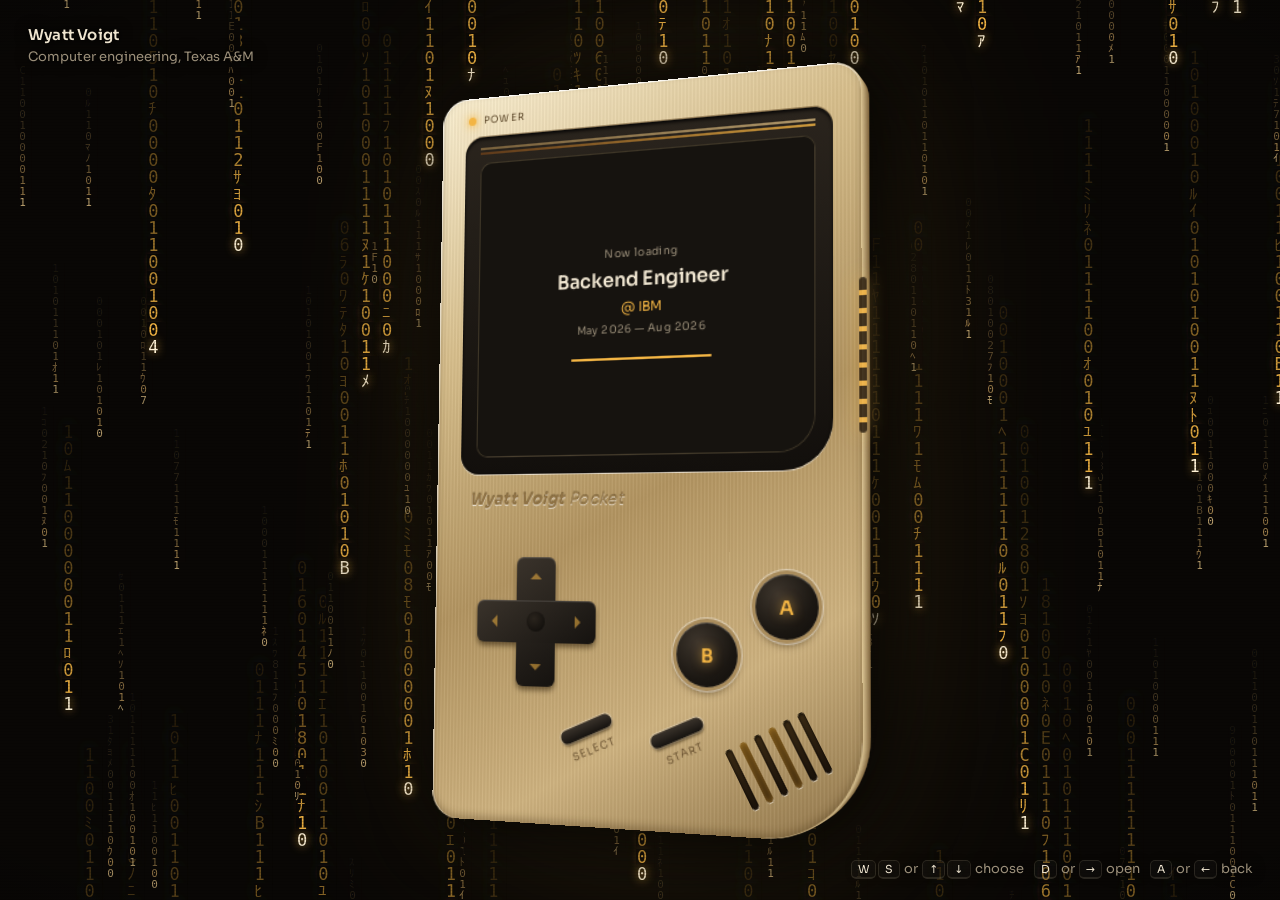
<file: index.html>
<!doctype html>
<html lang="en">
<head>
<meta charset="utf-8">
<meta name="viewport" content="width=device-width, initial-scale=1">
<title>Wyatt Voigt</title>
<meta name="description" content="Wyatt Voigt — Computer Engineering at Texas A&M, class of 2027.">
<link rel="preconnect" href="https://fonts.googleapis.com">
<link rel="preconnect" href="https://fonts.gstatic.com" crossorigin>
<link href="https://fonts.googleapis.com/css2?family=Sora:wght@300;400;600;700&display=swap" rel="stylesheet">
<style>
  :root {
    --umber: #120d09;
    --umber-2: #241a12;
    --gold-hi: #f6e9c8;
    --gold: #cdb07a;
    --gold-lo: #8b6f43;
    --glass: #16130f;
    --panel: #1f1b16;
    --line: rgba(240, 223, 184, 0.12);
    --amber: #f3b544;
    --text: #efe5d0;
    --muted: #9b8f7a;
  }
  * { box-sizing: border-box; }
  html, body {
    margin: 0;
    height: 100%;
    overflow: hidden;
    background: var(--umber);
    color: var(--text);
    font-family: 'Sora', system-ui, sans-serif;
  }
  #rain { position: fixed; inset: 0; width: 100%; height: 100%; display: block; }
  /* CRT scanlines + vignette over the rain, keeps the device the brightest thing on screen */
  .crt {
    position: fixed; inset: 0; z-index: 0; pointer-events: none;
    background:
      repeating-linear-gradient(180deg, rgba(0,0,0,0) 0 2px, rgba(0,0,0,0.14) 2px 3px),
      radial-gradient(45% 50% at 50% 50%, rgba(10,7,5,0.45) 0%, rgba(10,7,5,0) 70%),
      radial-gradient(130% 100% at 50% 50%, rgba(0,0,0,0) 55%, rgba(0,0,0,0.75) 100%);
  }

  .corner {
    position: fixed;
    z-index: 2;
    font-size: 13px;
    color: var(--muted);
    line-height: 1.5;
    text-shadow: 0 0 6px #000, 0 0 14px #000;
  }
  .corner.tl { top: 24px; left: 28px; }
  .corner.tl strong { display: block; color: var(--text); font-weight: 600; font-size: 15px; letter-spacing: 0.2px; }
  .corner.br { bottom: 22px; right: 28px; text-align: right; }
  kbd {
    font-family: inherit;
    font-size: 11px;
    color: var(--text);
    border: 1px solid var(--line);
    border-bottom-width: 2px;
    border-radius: 5px;
    padding: 1px 6px;
    margin: 0 1px;
    background: rgba(255, 255, 255, 0.03);
  }

  .stage {
    position: fixed;
    inset: 0;
    display: grid;
    place-items: center;
    perspective: 1300px;
    z-index: 1;
  }
  /* held like a book: upright, swung on its vertical axis so the right edge comes toward you
     and the shell's thickness shows down that side */
  .tilt {
    position: relative;
    transform-style: preserve-3d;
    transform: scale(var(--s, 1)) rotateY(var(--ry, -20deg)) rotateX(var(--rx, 4deg)) rotateZ(var(--rz, -1deg));
    transition: transform 600ms cubic-bezier(.2,.7,.2,1), opacity 400ms ease;
  }

  /* ---------- the device ---------- */
  .device {
    position: relative;
    width: 360px;
    height: 600px;
    border-radius: 22px 22px 78px 22px;
    transform-style: preserve-3d;
    background:
      repeating-linear-gradient(90deg, rgba(255,255,255,0.05) 0 1px, rgba(0,0,0,0.04) 1px 3px),
      linear-gradient(150deg, #fbf0d2 0%, #d8bf8c 28%, #b39561 55%, #cfb380 78%, #8f7448 100%);
    box-shadow:
      inset 0 1px 0 rgba(255,255,255,0.85),
      inset 1px 0 0 rgba(255,255,255,0.5),
      inset 0 -3px 6px rgba(70,50,20,0.35);
  }
  /* real extrusion: stacked copies of the shell behind the face, built in JS */
  .slab {
    position: absolute; left: 0; top: 0;
    width: 360px; height: 600px;
    border-radius: 22px 22px 78px 22px;
    pointer-events: none;
  }
  .slab.floor {
    box-shadow: 0 0 60px 10px rgba(0,0,0,0.85), 0 0 160px rgba(243,181,68,0.18);
  }
  /* controls float a few px off the shell so they parallax against it */
  .device .dpad, .device .ab, .device .pills { transform: translateZ(7px); }
  .device .bezel { transform: translateZ(1px); }

  .power {
    position: absolute; top: 14px; left: 24px;
    display: flex; align-items: center; gap: 7px;
    font-size: 8.5px; letter-spacing: 1.2px; color: #5c4729;
  }
  .power i {
    width: 7px; height: 7px; border-radius: 50%;
    background: var(--amber);
    box-shadow: 0 0 6px var(--amber), 0 0 14px rgba(243,181,68,0.7);
  }

  .bezel {
    position: absolute;
    top: 34px; left: 22px; right: 22px;
    height: 284px;
    border-radius: 16px 16px 40px 16px;
    background: linear-gradient(180deg, #2a241d, #120f0c);
    padding: 22px 14px 14px;
    box-shadow:
      inset 0 2px 3px rgba(0,0,0,0.8),
      0 1px 0 rgba(255,255,255,0.6),
      0 -1px 0 rgba(90,65,30,0.5);
  }
  /* the classic twin stripe across the top of the bezel */
  .bezel::before {
    content: "";
    position: absolute; top: 9px; left: 14px; right: 14px; height: 6px;
    background:
      linear-gradient(90deg, #8b6f43, #cdb07a) 0 0 / 100% 2px no-repeat,
      linear-gradient(90deg, #6b3f1a, var(--amber)) 0 4px / 100% 2px no-repeat;
    opacity: 0.8;
  }
  .batt { display: flex; align-items: center; gap: 2px; }
  .batt i { width: 4px; height: 8px; border-radius: 1px; background: var(--amber); box-shadow: 0 0 4px rgba(243,181,68,0.6); }
  .batt i:last-child { background: rgba(240,223,184,0.15); box-shadow: none; }
  .screen {
    position: relative;
    height: 100%;
    border-radius: 10px 10px 30px 10px;
    background: radial-gradient(120% 80% at 20% 0%, #26211b 0%, var(--glass) 60%);
    border: 1px solid rgba(205,176,122,0.22);
    overflow: hidden;
    padding: 12px 13px 10px;
    display: flex;
    flex-direction: column;
  }
  .screen::after {
    content: "";
    position: absolute; inset: 0;
    background: linear-gradient(115deg, rgba(255,255,255,0.07) 0%, rgba(255,255,255,0) 32%);
    pointer-events: none;
  }

  .scr-head { display: flex; justify-content: space-between; align-items: flex-start; gap: 8px; }
  .scr-title { font-size: 17px; font-weight: 600; letter-spacing: 0.1px; line-height: 1.1; }
  .scr-sub { font-size: 9.5px; color: var(--muted); margin-top: 3px; }
  .pill {
    display: inline-flex; align-items: center; gap: 5px;
    font-size: 9px; color: var(--text);
    border: 1px solid rgba(243,181,68,0.35);
    border-radius: 6px;
    padding: 3px 7px;
    background: rgba(243,181,68,0.06);
    white-space: nowrap;
  }
  .pill i { width: 5px; height: 5px; border-radius: 50%; background: var(--amber); box-shadow: 0 0 6px var(--amber); animation: pulse 2.4s ease-in-out infinite; }
  @keyframes pulse { 50% { opacity: 0.35; } }

  .scr-body { flex: 1; display: grid; grid-template-columns: 1fr 104px; gap: 9px; margin-top: 10px; min-height: 0; }
  .menu {
    list-style: none; margin: 0; padding: 4px;
    background: var(--panel);
    border: 1px solid var(--line);
    border-radius: 8px;
  }
  .menu li {
    position: relative;
    display: flex; align-items: center; justify-content: space-between;
    font-size: 11px;
    height: 20px;
    padding: 0 8px;
    border-radius: 5px;
    color: var(--muted);
    cursor: pointer;
  }
  .menu li .ext { font-size: 9px; opacity: 0.6; }
  .menu li.sel { color: var(--text); background: rgba(243,181,68,0.1); }
  .menu li.sel::before {
    content: ""; position: absolute; left: 0; top: 5px; bottom: 5px; width: 2px;
    background: var(--amber); border-radius: 2px; box-shadow: 0 0 6px var(--amber);
  }

  .stat {
    background: var(--panel);
    border: 1px solid var(--line);
    border-radius: 8px;
    padding: 8px 8px 7px;
    display: flex; flex-direction: column; align-items: center;
    text-align: center;
  }
  .stat-label { font-size: 8.5px; color: var(--muted); align-self: flex-start; }
  .ring { position: relative; width: 66px; height: 66px; margin: 6px 0 4px; }
  .ring svg { width: 100%; height: 100%; transform: rotate(-90deg); }
  .ring .num { position: absolute; inset: 0; display: grid; place-items: center; font-size: 15px; font-weight: 600; }
  .stat-foot { font-size: 8.5px; color: var(--muted); line-height: 1.4; }
  .stat-foot b { color: var(--text); font-weight: 600; display: block; }
  .spark { width: 100%; height: 22px; margin-top: 6px; }

  .scr-hint {
    margin-top: 8px;
    display: flex; align-items: center; gap: 6px;
    font-size: 9px; color: var(--muted);
    border-top: 1px solid var(--line);
    padding-top: 6px;
    min-height: 20px;
  }
  .scr-hint svg { flex: none; }

  /* boot */
  .boot {
    position: absolute; inset: 0; z-index: 3;
    background: var(--glass);
    display: flex; flex-direction: column; align-items: center; justify-content: center;
    gap: 5px;
    animation: flicker 900ms steps(1, end) forwards;
    cursor: pointer;
  }
  .boot.hide { animation: none; opacity: 0; transition: opacity 400ms ease-in; pointer-events: none; }
  .boot .b1 { font-size: 9px; color: var(--muted); letter-spacing: 0.4px; }
  .boot .b2 { font-size: 16px; font-weight: 600; }
  .boot .b3 { font-size: 11px; color: var(--amber); }
  .boot .bar { width: 120px; height: 2px; background: var(--line); border-radius: 2px; margin-top: 12px; overflow: hidden; }
  .boot .bar i { display: block; height: 100%; width: 0; background: var(--amber); box-shadow: 0 0 8px var(--amber); animation: load 1.5s ease-out forwards; }
  @keyframes load { to { width: 100%; } }
  @keyframes flicker {
    0% { opacity: 0; } 8% { opacity: 0.6; } 16% { opacity: 0.05; }
    24% { opacity: 0.8; } 32% { opacity: 0.15; } 45%, 100% { opacity: 1; }
  }
  .flash { position: absolute; inset: 0; z-index: 4; background: #fff2d6; opacity: 0; pointer-events: none; }

  /* engraved wordmark */
  .mark {
    position: absolute; top: 330px; left: 30px;
    font-size: 13px; font-weight: 700; font-style: italic; letter-spacing: 0.4px;
    color: #8f7244;
    text-shadow: 0 1px 0 rgba(255,255,255,0.65), 0 -1px 0 rgba(70,50,20,0.45);
  }
  .mark span { font-weight: 300; }

  /* controls */
  .dpad { position: absolute; left: 42px; top: 386px; width: 104px; height: 104px; }
  .dpad .cross {
    position: absolute; inset: 0;
    filter: drop-shadow(0 3px 2px rgba(40,25,5,0.55));
    transition: transform 80ms ease-out;
    will-change: transform; /* keep its layer alive so a tap doesn't rebuild the 3D scene */
  }
  .dpad .cross::before, .dpad .cross::after {
    content: ""; position: absolute;
    background: linear-gradient(145deg, #3a332b, #15120f);
    border-radius: 6px;
    box-shadow: inset 0 1px 0 rgba(255,255,255,0.12);
  }
  .dpad .cross::before { left: 35px; width: 34px; top: 0; height: 104px; }
  .dpad .cross::after { top: 35px; height: 34px; left: 0; width: 104px; }
  .dpad .hub { position: absolute; left: 44px; top: 44px; width: 16px; height: 16px; border-radius: 50%; background: radial-gradient(circle at 40% 35%, #2a241d, #0c0a08); z-index: 1; }
  .dpad .arrow { position: absolute; z-index: 1; width: 0; height: 0; border: 5px solid transparent; pointer-events: none; }
  .dpad .arrow.u { left: 47px; top: 8px; border-bottom-color: rgba(243,181,68,0.55); }
  .dpad .arrow.d { left: 47px; bottom: 8px; border-top-color: rgba(243,181,68,0.55); }
  .dpad .arrow.l { top: 47px; left: 8px; border-right-color: rgba(240,223,184,0.2); }
  .dpad .arrow.r { top: 47px; right: 8px; border-left-color: rgba(240,223,184,0.2); }
  .dpad button { position: absolute; left: 35px; width: 34px; height: 36px; z-index: 2; }
  .dpad button.up { top: 0; }
  .dpad button.down { bottom: 0; }
  .dpad button.left, .dpad button.right { top: 35px; width: 36px; height: 34px; }
  .dpad button.left { left: 0; }
  .dpad button.right { left: auto; right: 0; }
  .dpad .arrow.l { border-right-color: rgba(243,181,68,0.55); }
  .dpad .arrow.r { border-left-color: rgba(243,181,68,0.55); }
  /* 2D-only press: a nested perspective() inside the device's preserve-3d context makes
     iOS Safari re-flatten the whole Gameboy for a frame, so the cross just rocks a few px */
  .dpad.press-up .cross { transform: translateY(2px) scale(0.985); }
  .dpad.press-down .cross { transform: translateY(-2px) scale(0.985); }
  .dpad.press-left .cross { transform: translateX(2px) scale(0.985); }
  .dpad.press-right .cross { transform: translateX(-2px) scale(0.985); }

  button.hit {
    background: transparent; border: 0; padding: 0; margin: 0;
    cursor: pointer; color: inherit; font: inherit;
    -webkit-tap-highlight-color: transparent;
    touch-action: manipulation;          /* no double-tap zoom on quick presses */
    -webkit-touch-callout: none;
    -webkit-user-select: none; user-select: none;
  }
  button.hit:focus-visible { outline: 2px solid var(--amber); outline-offset: 3px; border-radius: 50%; }

  .ab { position: absolute; display: flex; flex-direction: column; align-items: center; gap: 7px; }
  .ab.b { left: 214px; top: 436px; }
  .ab.a { left: 278px; top: 398px; }
  .cap {
    width: 50px; height: 50px; border-radius: 50%;
    display: grid; place-items: center;
    background: radial-gradient(circle at 35% 30%, #3d352c 0%, #1b1712 60%, #0f0c0a 100%);
    box-shadow:
      0 0 0 3px #a98c5c,
      0 0 0 4px rgba(255,255,255,0.45),
      0 4px 6px rgba(40,25,5,0.6),
      inset 0 1px 0 rgba(255,255,255,0.15);
    color: var(--amber);
    font-size: 15px; font-weight: 600;
    text-shadow: 0 0 8px rgba(243,181,68,0.7);
    transition: transform 80ms ease-out, box-shadow 80ms ease-out;
  }
  .hit:active .cap { transform: translateY(2px) scale(0.96); }
  .ab .lbl, .pills .lbl { font-size: 8.5px; letter-spacing: 1px; color: #6f5735; }

  .pills { position: absolute; top: 516px; left: 0; right: 0; display: flex; justify-content: center; gap: 30px; transform: translateX(-12px); }
  .pills .p { display: flex; flex-direction: column; align-items: center; gap: 6px; transform: rotate(-24deg); }
  .pills .bar {
    width: 46px; height: 11px; border-radius: 6px;
    background: linear-gradient(180deg, #3a332b, #15120f);
    box-shadow: 0 2px 2px rgba(40,25,5,0.5), 0 0 0 1px rgba(255,255,255,0.3);
    transition: transform 80ms ease-out;
  }
  .hit:active .bar { transform: translateY(1px); }

  .vents { position: absolute; right: 30px; bottom: 34px; display: flex; gap: 7px; transform: rotate(-28deg); }
  .vents i {
    width: 6px; height: 50px; border-radius: 3px;
    background: linear-gradient(180deg, #3a2a14, #1a120a);
    box-shadow: inset 0 1px 2px rgba(0,0,0,0.8), 0 1px 0 rgba(255,255,255,0.5);
  }
  .vents i:nth-child(2), .vents i:nth-child(4) {
    background: linear-gradient(180deg, #5a3d10, #2a1a08);
    box-shadow: inset 0 0 6px rgba(243,181,68,0.5), 0 1px 0 rgba(255,255,255,0.5);
  }

  .port { position: absolute; right: -4px; top: 170px; width: 6px; height: 120px; border-radius: 3px;
    background: repeating-linear-gradient(180deg, #2a1d0e 0 10px, var(--amber) 10px 14px);
    box-shadow: 0 0 14px rgba(243,181,68,0.55); opacity: 0.85; }

  /* detail overlay */
  #detailContainer {
    position: fixed; z-index: 10; overflow: hidden;
    opacity: 0; pointer-events: none;
    transition: left 500ms ease, top 500ms ease, width 500ms ease, height 500ms ease, opacity 250ms ease, border-radius 500ms ease;
    background: var(--umber);
    border-radius: 10px;
  }
  #detailFrame { position: absolute; inset: 0; width: 100%; height: 100%; border: none; }

  @media (max-width: 640px) {
    .corner.br { display: none; }
    .corner.tl { top: 16px; left: 16px; }
  }
  @media (prefers-reduced-motion: reduce) {
    .tilt, #detailContainer { transition: none !important; }
    .boot, .pill i, .boot .bar i { animation: none !important; }
    .boot .bar i { width: 100%; }
  }
</style>
</head>
<body>
<canvas id="rain" aria-hidden="true"></canvas>
<div class="crt" aria-hidden="true"></div>

<div class="corner tl">
  <strong>Wyatt Voigt</strong>
  Computer engineering, Texas A&amp;M
</div>
<div class="corner br">
  <kbd>W</kbd><kbd>S</kbd> or <kbd>&uarr;</kbd><kbd>&darr;</kbd> choose &nbsp;
  <kbd>D</kbd> or <kbd>&rarr;</kbd> open &nbsp;
  <kbd>A</kbd> or <kbd>&larr;</kbd> back
</div>

<main class="stage">
  <div class="tilt" id="tilt">
    <div class="device" id="device">
      <div class="power"><i></i>POWER</div>

      <div class="bezel">
        <div class="screen" id="screenRect">
          <div class="scr-head">
            <div>
              <div class="scr-title">Wyatt Voigt</div>
              <div class="scr-sub">Computer Engineering, TAMU</div>
            </div>
            <span class="batt" aria-hidden="true"><i></i><i></i><i></i><i></i></span>
          </div>

          <div class="scr-body">
            <ul class="menu" id="menu" role="listbox" aria-label="Sections"></ul>
            <div class="stat">
              <span class="stat-label">Degree progress</span>
              <div class="ring">
                <svg viewBox="0 0 66 66" aria-hidden="true">
                  <circle cx="33" cy="33" r="27" fill="none" stroke="rgba(240,223,184,0.1)" stroke-width="6"/>
                  <circle id="ringArc" cx="33" cy="33" r="27" fill="none" stroke="#f3b544" stroke-width="6" stroke-linecap="round"
                          stroke-dasharray="169.6" stroke-dashoffset="169.6" style="filter: drop-shadow(0 0 3px rgba(243,181,68,.6)); transition: stroke-dashoffset 1.4s cubic-bezier(.2,.7,.2,1) .6s"/>
                </svg>
                <div class="num" id="ringNum">0%</div>
              </div>
              <div class="stat-foot"><b id="lastRole"></b><span id="lastCo"></span></div>
              <svg class="spark" viewBox="0 0 88 22" preserveAspectRatio="none" aria-hidden="true">
                <polyline id="spark" fill="none" stroke="#f3b544" stroke-width="1.2" stroke-linejoin="round" points=""/>
              </svg>
            </div>
          </div>

          <div class="scr-hint">
            <svg width="10" height="10" viewBox="0 0 10 10" aria-hidden="true"><path d="M5 0.8 9.4 9H0.6Z" fill="none" stroke="#f3b544" stroke-width="1.2" stroke-linejoin="round"/></svg>
            <span id="hint"></span>
          </div>

          <div class="boot" id="bootView">
            <span class="b1">Now loading</span>
            <span class="b2" id="bootRole"></span>
            <span class="b3" id="bootCompany"></span>
            <span class="b1" id="bootPeriod"></span>
            <span class="bar"><i></i></span>
          </div>
          <div class="flash" id="flashOverlay"></div>
        </div>
      </div>

      <div class="mark">Wyatt Voigt <span>Pocket</span></div>

      <div class="dpad" id="dpad">
        <div class="cross"></div>
        <div class="hub"></div>
        <span class="arrow u"></span><span class="arrow d"></span><span class="arrow l"></span><span class="arrow r"></span>
        <button class="hit up" data-dir="up" aria-label="Previous item"></button>
        <button class="hit down" data-dir="down" aria-label="Next item"></button>
        <button class="hit left" data-dir="left" aria-label="Go back"></button>
        <button class="hit right" data-dir="right" aria-label="Open selected"></button>
      </div>

      <button class="hit ab b" id="btnB" aria-label="B: go back"><span class="cap">B</span></button>
      <button class="hit ab a" id="btnA" aria-label="A: open selected"><span class="cap">A</span></button>

      <div class="pills">
        <div class="p"><span class="bar"></span><span class="lbl">SELECT</span></div>
        <button class="hit p" id="btnStart" aria-label="Start: open selected"><span class="bar"></span><span class="lbl">START</span></button>
      </div>

      <div class="vents"><i></i><i></i><i></i><i></i><i></i><i></i></div>
      <div class="port" aria-hidden="true"></div>
    </div>
  </div>
</main>

<div id="detailContainer">
  <iframe id="detailFrame" title="Section detail"></iframe>
</div>

<script src="resume-data.js"></script>
<script>
(function () {
  var reduceMotion = window.matchMedia('(prefers-reduced-motion: reduce)').matches;

  var items = [
    { label: 'About', hint: 'Who I am and how to reach me', action: function () { openDetail('about.html'); } },
    { label: 'Projects', hint: 'Hackathon wins and things I have built', action: function () { openDetail('projects.html'); } },
    { label: 'Classes', hint: 'Coursework from high school to senior design', action: function () { openDetail('classes.html'); } },
    { label: 'Extracurriculars', hint: 'Clubs, competitions and hobbies', action: function () { openDetail('extracurriculars.html'); } },
    { label: 'Resume', ext: true, hint: 'Opens my resume as a PDF in a new tab', action: function () { window.open('resume.pdf', '_blank'); } },
    { label: 'GitHub', ext: true, hint: 'Opens github.com/WyattVO in a new tab', action: function () { window.open('https://github.com/WyattVO', '_blank'); } },
    { label: 'LinkedIn', ext: true, hint: 'Opens my LinkedIn profile in a new tab', action: function () { window.open('https://www.linkedin.com/in/wyatt-voigt-b72920385/', '_blank'); } }
  ];

  var selectedIndex = 0;
  var currentView = 'boot';
  var bootEnded = false;

  var tilt = document.getElementById('tilt');
  var screenRect = document.getElementById('screenRect');
  var detailContainer = document.getElementById('detailContainer');
  var detailFrame = document.getElementById('detailFrame');
  var bootView = document.getElementById('bootView');
  var flashOverlay = document.getElementById('flashOverlay');
  var menu = document.getElementById('menu');
  var hint = document.getElementById('hint');
  var dpad = document.getElementById('dpad');

  // ---------- menu ----------
  items.forEach(function (it, i) {
    var li = document.createElement('li');
    li.setAttribute('role', 'option');
    li.innerHTML = '<span>' + it.label + '</span>' + (it.ext ? '<span class="ext">&#8599;</span>' : '');
    li.addEventListener('click', function () {
      if (currentView === 'boot') { endBoot(); return; }
      if (currentView !== 'menu') return;
      selectedIndex = i;
      renderMenu();
      confirmSelection();
    });
    li.addEventListener('mouseenter', function () {
      if (currentView !== 'menu') return;
      selectedIndex = i;
      renderMenu();
    });
    menu.appendChild(li);
  });
  var rows = Array.prototype.slice.call(menu.children);

  function renderMenu() {
    rows.forEach(function (li, i) {
      li.classList.toggle('sel', i === selectedIndex);
      li.setAttribute('aria-selected', i === selectedIndex ? 'true' : 'false');
    });
    hint.textContent = items[selectedIndex].hint;
  }

  // ---------- screen data ----------
  (function renderStats() {
    var start = new Date(2023, 7, 15), end = new Date(2027, 4, 15), now = new Date();
    var pct = Math.max(0, Math.min(1, (now - start) / (end - start)));
    var c = 2 * Math.PI * 27;
    var arc = document.getElementById('ringArc');
    var num = document.getElementById('ringNum');
    var target = Math.round(pct * 100);
    if (reduceMotion) arc.style.transition = 'none';
    setTimeout(function () { arc.style.strokeDashoffset = String(c * (1 - pct)); }, reduceMotion ? 0 : 50);
    if (reduceMotion) { num.textContent = target + '%'; }
    else {
      var t0 = null;
      setTimeout(function () {
        requestAnimationFrame(function step(ts) {
          if (!t0) t0 = ts;
          var k = Math.min(1, (ts - t0) / 1400);
          num.textContent = Math.round(target * (1 - Math.pow(1 - k, 3))) + '%';
          if (k < 1) requestAnimationFrame(step);
        });
      }, 600);
    }

    var exp = window.RESUME_DATA && window.RESUME_DATA.experience;
    var latest = exp && exp[0];
    if (latest) {
      document.getElementById('lastRole').textContent = latest.title;
      document.getElementById('lastCo').textContent = latest.company + ', ' + latest.period.replace(/\s*—\s*/, '–');
      document.getElementById('bootRole').textContent = latest.title;
      document.getElementById('bootCompany').textContent = '@ ' + latest.company;
      document.getElementById('bootPeriod').textContent = latest.period;
    }

    // a small signal trace, just for texture
    var pts = [], y = 14;
    for (var x = 0; x <= 88; x += 4) {
      y = Math.max(3, Math.min(19, y + (Math.random() - 0.55) * 6));
      pts.push(x + ',' + y.toFixed(1));
    }
    document.getElementById('spark').setAttribute('points', pts.join(' '));
  })();

  // ---------- actions ----------
  function flashScreen(cb) {
    flashOverlay.style.transition = 'none';
    flashOverlay.style.opacity = '0';
    requestAnimationFrame(function () {
      flashOverlay.style.transition = 'opacity 140ms ease-out';
      flashOverlay.style.opacity = '0.7';
      setTimeout(function () {
        flashOverlay.style.transition = 'opacity 140ms ease-in';
        flashOverlay.style.opacity = '0';
        setTimeout(cb, 140);
      }, 140);
    });
  }

  function pressDpad(dir) {
    dpad.classList.add('press-' + dir);
    setTimeout(function () { dpad.classList.remove('press-' + dir); }, 120);
  }

  function moveSelection(delta) {
    if (currentView !== 'menu') return;
    pressDpad(delta < 0 ? 'up' : 'down');
    selectedIndex = (selectedIndex + delta + items.length) % items.length;
    renderMenu();
  }

  function confirmSelection() {
    if (currentView !== 'menu') return;
    flashScreen(function () { items[selectedIndex].action(); });
  }

  function placeOverScreen() {
    var r = screenRect.getBoundingClientRect();
    detailContainer.style.left = r.left + 'px';
    detailContainer.style.top = r.top + 'px';
    detailContainer.style.width = r.width + 'px';
    detailContainer.style.height = r.height + 'px';
    detailContainer.style.borderRadius = '10px';
  }

  function openDetail(page) {
    currentView = 'detail';
    detailContainer.style.transition = 'none';
    placeOverScreen();
    detailContainer.style.opacity = '0';
    detailFrame.src = page;
    void detailContainer.offsetWidth;
    requestAnimationFrame(function () {
      detailContainer.style.transition = '';
      detailContainer.style.pointerEvents = 'auto';
      detailContainer.style.opacity = '1';
      detailContainer.style.left = '0px';
      detailContainer.style.top = '0px';
      detailContainer.style.width = '100vw';
      detailContainer.style.height = '100vh';
      detailContainer.style.borderRadius = '0px';
      tilt.style.opacity = '0';
    });
  }

  function goBack() {
    if (currentView !== 'detail') return;
    currentView = 'menu';
    try { detailFrame.blur(); } catch (e) {}
    window.focus();
    tilt.style.opacity = '1';
    detailContainer.style.opacity = '0';
    placeOverScreen();
    setTimeout(function () {
      detailContainer.style.pointerEvents = 'none';
      detailFrame.src = 'about:blank';
    }, 500);
  }
  window.__gbGoBack = goBack;

  function endBoot() {
    if (bootEnded) return;
    bootEnded = true;
    bootView.classList.add('hide');
    currentView = 'menu';
    renderMenu();
  }
  setTimeout(endBoot, reduceMotion ? 300 : 1700);
  bootView.addEventListener('click', endBoot);

  // W/S or up/down move, D or right opens, A or left goes back.
  // Enter/Space and Esc/Backspace/B still work too.
  var KEY_UP = ['arrowup', 'w'], KEY_DOWN = ['arrowdown', 's'];
  var KEY_OPEN = ['arrowright', 'd', 'enter', ' '];
  var KEY_BACK = ['arrowleft', 'a', 'escape', 'backspace', 'b'];

  document.addEventListener('keydown', function (e) {
    if (e.ctrlKey || e.metaKey || e.altKey) return;
    if (currentView === 'boot') { endBoot(); return; }
    var key = e.key.toLowerCase();
    var dir = KEY_UP.indexOf(key) >= 0 ? -1 : KEY_DOWN.indexOf(key) >= 0 ? 1 : 0;

    if (currentView === 'detail') {
      // the page inside the screen doesn't have focus yet, so scroll it from here
      if (dir) {
        e.preventDefault();
        try { detailFrame.contentWindow.scrollBy({ top: dir * 160, behavior: 'smooth' }); } catch (err) {}
      } else if (KEY_BACK.indexOf(key) >= 0) { e.preventDefault(); goBack(); }
      return;
    }

    if (dir) { e.preventDefault(); moveSelection(dir); }
    else if (KEY_OPEN.indexOf(key) >= 0) {
      if (key === ' ' && document.activeElement !== document.body) return;
      e.preventDefault();
      pressDpad('right');
      confirmSelection();
    }
    else if (KEY_BACK.indexOf(key) >= 0) { pressDpad('left'); goBack(); }
  });

  dpad.querySelectorAll('button').forEach(function (b) {
    b.addEventListener('click', function () {
      if (currentView === 'boot') { endBoot(); return; }
      var d = b.getAttribute('data-dir');
      if (d === 'up' || d === 'down') { moveSelection(d === 'up' ? -1 : 1); return; }
      pressDpad(d);
      if (d === 'right') confirmSelection(); else goBack();
    });
  });
  document.getElementById('btnA').addEventListener('click', function () {
    if (currentView === 'boot') { endBoot(); return; }
    confirmSelection();
  });
  document.getElementById('btnB').addEventListener('click', function () {
    if (currentView === 'boot') { endBoot(); return; }
    goBack();
  });
  document.getElementById('btnStart').addEventListener('click', function () {
    if (currentView === 'boot') { endBoot(); return; }
    confirmSelection();
  });

  // ---------- shell extrusion ----------
  (function buildSlabs() {
    var device = document.getElementById('device');
    var depth = 30, step = 2;
    var c0 = [222, 199, 150], c1 = [128, 102, 62]; // lit edge -> shadowed back
    for (var z = step; z <= depth; z += step) {
      var k = z / depth;
      var el = document.createElement('div');
      el.className = 'slab' + (z === depth ? ' floor' : '');
      el.style.transform = 'translateZ(' + (-z) + 'px)';
      el.style.background = 'rgb(' + c0.map(function (v, i) { return Math.round(v + (c1[i] - v) * k); }).join(',') + ')';
      tilt.insertBefore(el, device);
    }
  })();

  // ---------- fit + pointer tilt ----------
  var baseRX = 4, baseRY = -20, baseRZ = -1;
  function fit() {
    var w = window.innerWidth, h = window.innerHeight;
    var narrow = w < 640;
    // the near (right) edge grows under perspective, so leave a little extra headroom
    var s = Math.min(1.5, (h - 100) / 640, (w - 24) / 390);
    tilt.style.setProperty('--s', Math.max(0.5, s).toFixed(3));
    // phones get a gentler swing so the screen stays readable
    if (narrow) { baseRX = 3; baseRY = -12; baseRZ = -1; } else { baseRX = 4; baseRY = -20; baseRZ = -1; }
    tilt.style.setProperty('--rx', baseRX + 'deg');
    tilt.style.setProperty('--ry', baseRY + 'deg');
    tilt.style.setProperty('--rz', baseRZ + 'deg');
  }
  // sizing must land instantly; otherwise the 600ms tilt transition can sit pending
  // until the first tap restyles the page, and the device visibly shrinks on phones
  function fitNow() {
    tilt.style.transition = 'none';
    fit();
    void tilt.offsetWidth;
    tilt.style.transition = '';
  }
  fitNow();
  window.addEventListener('resize', fitNow);

  if (!reduceMotion && window.matchMedia('(pointer: fine)').matches) {
    window.addEventListener('pointermove', function (e) {
      if (currentView === 'detail') return;
      var nx = e.clientX / window.innerWidth - 0.5;
      var ny = e.clientY / window.innerHeight - 0.5;
      tilt.style.setProperty('--ry', (baseRY + nx * 8).toFixed(2) + 'deg');
      tilt.style.setProperty('--rx', (baseRX - ny * 6).toFixed(2) + 'deg');
    });
  }

  renderMenu();
})();

// ---------- gold digital rain background ----------
(function () {
  var cv = document.getElementById('rain');
  var ctx = cv.getContext('2d');
  var reduceMotion = window.matchMedia('(prefers-reduced-motion: reduce)').matches;
  var BG = '#0a0705';
  var TICK = 1000 / 30;           // fixed simulation step so speed doesn't depend on refresh rate
  var FADE = 'rgba(10,7,5,0.055)'; // how fast trails dissolve
  // mostly bits, with a sprinkle of hex and half-width katakana for the Matrix feel
  var BITS = '0101010101010101';
  var EXTRA = '0123456789ABCDEFｱｲｳｴｵｶｷｸｹｺｻｼｽｾｿﾀﾁﾂﾃﾄﾅﾆﾇﾈﾉﾊﾋﾌﾍﾎﾏﾐﾑﾒﾓﾔﾕﾖﾗﾘﾙﾚﾛﾜﾝ';
  // two depth layers: far columns are small, dim and slow; near ones are big and bright
  var LAYERS = [
    { size: 11, gap: 1.0, speed: [7, 13],  body: 'rgba(170,136,82,0.9)',  head: 'rgba(205,176,122,0.9)', glow: 0 },
    { size: 17, gap: 1.25, speed: [12, 22], body: 'rgba(243,181,68,1)',  head: '#fff2d6',              glow: 10 }
  ];
  var W, H, dpr, cols = [], acc = 0, last = 0;

  function glyph() {
    return Math.random() < 0.78
      ? BITS[(Math.random() * BITS.length) | 0]
      : EXTRA[(Math.random() * EXTRA.length) | 0];
  }
  function rand(a, b) { return a + Math.random() * (b - a); }

  function build() {
    dpr = Math.min(2, window.devicePixelRatio || 1);
    W = window.innerWidth; H = window.innerHeight;
    cv.width = W * dpr; cv.height = H * dpr;
    ctx.setTransform(dpr, 0, 0, dpr, 0, 0);
    ctx.fillStyle = BG;
    ctx.fillRect(0, 0, W, H);
    ctx.textBaseline = 'top';

    cols = [];
    LAYERS.forEach(function (L, li) {
      var pitch = L.size * L.gap;
      for (var x = rand(0, pitch); x < W; x += pitch) {
        cols.push({
          L: L, li: li, x: x,
          y: rand(-H, H),               // in px; random start so the screen isn't empty
          v: rand(L.speed[0], L.speed[1]) * L.size / 30, // cells/sec -> px per tick
          row: -1, prev: null
        });
      }
    });
  }

  function step() {
    // dissolve everything a little
    ctx.shadowBlur = 0;
    ctx.fillStyle = FADE;
    ctx.fillRect(0, 0, W, H);

    for (var i = 0; i < cols.length; i++) {
      var c = cols[i], L = c.L;
      c.y += c.v;
      var row = Math.floor(c.y / L.size);
      if (row === c.row) continue;
      ctx.font = (L.li ? '600 ' : '400 ') + L.size + 'px "JetBrains Mono", ui-monospace, Consolas, monospace';

      // the old head cools down to the trail color
      if (c.prev) {
        ctx.shadowBlur = 0;
        ctx.fillStyle = BG;
        ctx.fillRect(c.x - 1, c.prev.y - 1, L.size + 2, L.size + 2);
        ctx.fillStyle = L.body;
        ctx.fillText(c.prev.ch, c.x, c.prev.y);
      }
      // new white-gold head
      var ch = glyph(), y = row * L.size;
      ctx.fillStyle = L.head;
      ctx.shadowColor = 'rgba(243,181,68,0.9)';
      ctx.shadowBlur = L.glow;
      ctx.fillText(ch, c.x, y);
      c.prev = { ch: ch, y: y };
      c.row = row;

      // a glitchy re-roll somewhere up the trail now and then
      if (L.li && Math.random() < 0.04) {
        var gy = y - L.size * ((2 + Math.random() * 10) | 0);
        if (gy > 0) {
          ctx.shadowBlur = 0;
          ctx.fillStyle = BG;
          ctx.fillRect(c.x - 1, gy - 1, L.size + 2, L.size + 2);
          ctx.fillStyle = 'rgba(205,176,122,0.6)';
          ctx.fillText(glyph(), c.x, gy);
        }
      }

      if (y > H && Math.random() < 0.035) {
        c.y = rand(-H * 0.5, 0);
        c.v = rand(L.speed[0], L.speed[1]) * L.size / 30;
        c.prev = null; c.row = -1;
      }
    }
    ctx.shadowBlur = 0;
  }

  function frame(ms) {
    if (!last) last = ms;
    acc += Math.min(250, ms - last);
    last = ms;
    while (acc >= TICK) { step(); acc -= TICK; }
    if (!document.hidden) requestAnimationFrame(frame);
  }

  function still() {
    // reduced motion: settle the simulation into a single frozen frame
    build();
    for (var n = 0; n < 160; n++) step();
  }

  if (reduceMotion) {
    still();
    window.addEventListener('resize', still);
  } else {
    build();
    window.addEventListener('resize', build);
    document.addEventListener('visibilitychange', function () {
      if (!document.hidden) { last = 0; requestAnimationFrame(frame); }
    });
    requestAnimationFrame(frame);
  }
})();
</script>
</body>
</html>
</file>
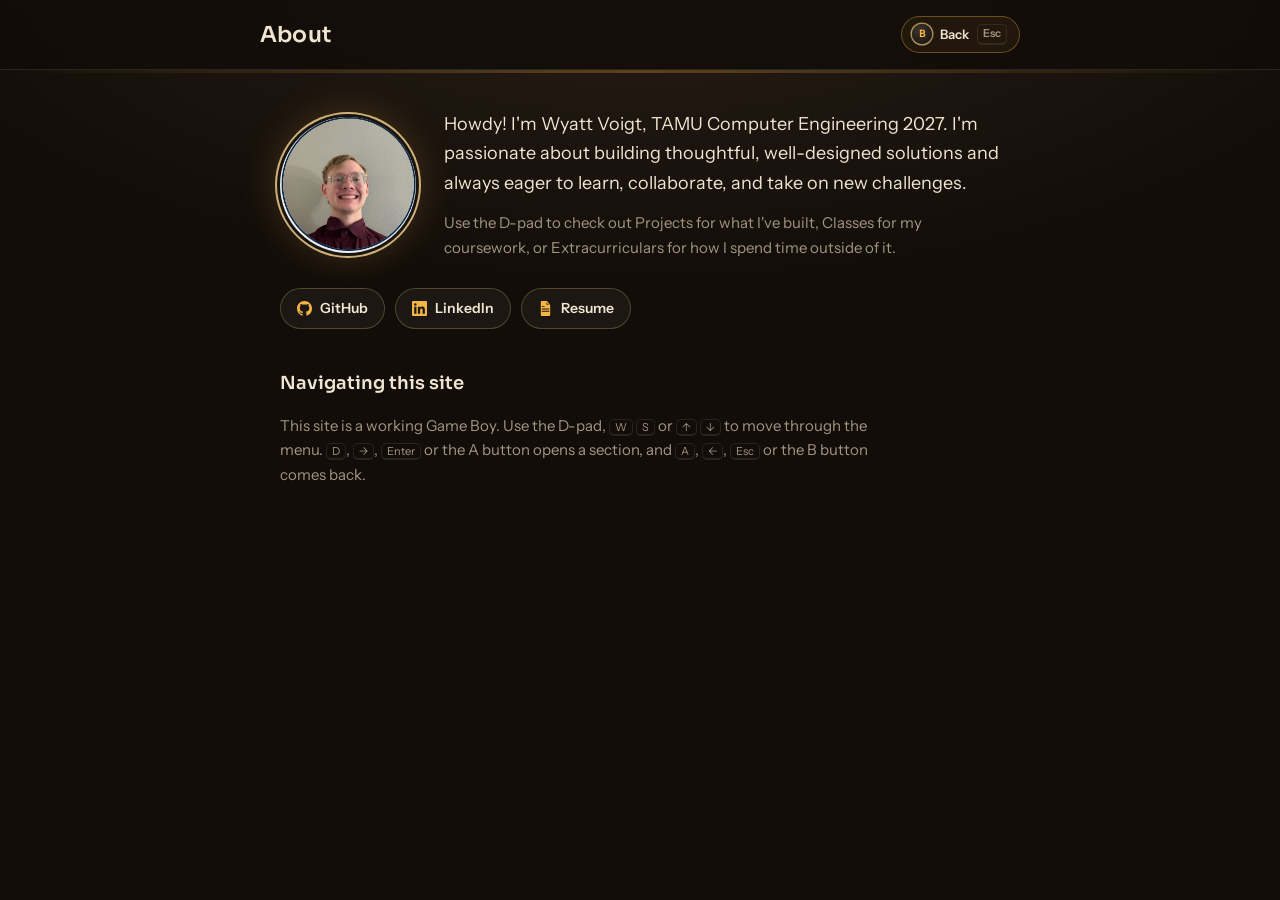
<file: about.html>
<!doctype html>
<html lang="en">
<head>
<meta charset="utf-8">
<title>About</title>
<meta name="viewport" content="width=device-width, initial-scale=1">
<link rel="stylesheet" href="detail.css">
</head>
<body>
<div class="page-header">
  <h1>About</h1>
  <button id="backBtn"><span class="b">B</span>Back <kbd class="k">Esc</kbd></button>
</div>

<main>
  <div class="about-card">
    <img class="about-photo" src="images/headshot.png" alt="Wyatt Voigt">
    <div class="about-text">
      <p>Howdy! I'm Wyatt Voigt, TAMU Computer Engineering 2027. I'm passionate about building thoughtful, well-designed solutions and always eager to learn, collaborate, and take on new challenges.</p>
      <p>Use the D-pad to check out Projects for what I've built, Classes for my coursework, or Extracurriculars for how I spend time outside of it.</p>
    </div>
  </div>

  <div class="links-row">
    <a class="pill-link" href="https://github.com/WyattVO" target="_blank" rel="noopener">
      <svg viewBox="0 0 16 16" fill="currentColor" aria-hidden="true"><path d="M8 0C3.58 0 0 3.58 0 8c0 3.54 2.29 6.53 5.47 7.59.4.07.55-.17.55-.38 0-.19-.01-.82-.01-1.49-2.01.37-2.53-.49-2.69-.94-.09-.23-.48-.94-.82-1.13-.28-.15-.68-.52-.01-.53.63-.01 1.08.58 1.23.82.72 1.21 1.87.87 2.33.66.07-.52.28-.87.51-1.07-1.78-.2-3.64-.89-3.64-3.95 0-.87.31-1.59.82-2.15-.08-.2-.36-1.02.08-2.12 0 0 .67-.21 2.2.82.64-.18 1.32-.27 2-.27.68 0 1.36.09 2 .27 1.53-1.04 2.2-.82 2.2-.82.44 1.1.16 1.92.08 2.12.51.56.82 1.27.82 2.15 0 3.07-1.87 3.75-3.65 3.95.29.25.54.73.54 1.48 0 1.07-.01 1.93-.01 2.2 0 .21.15.46.55.38A8.01 8.01 0 0 0 16 8c0-4.42-3.58-8-8-8Z"/></svg>
      GitHub
    </a>
    <a class="pill-link" href="https://www.linkedin.com/in/wyatt-voigt-b72920385/" target="_blank" rel="noopener">
      <svg viewBox="0 0 16 16" fill="currentColor" aria-hidden="true"><path d="M14.82 0H1.18C.53 0 0 .52 0 1.16v13.68C0 15.48.53 16 1.18 16h13.64c.65 0 1.18-.52 1.18-1.16V1.16C16 .52 15.47 0 14.82 0ZM4.75 13.65H2.37V6.14h2.38v7.51ZM3.56 5.1a1.38 1.38 0 1 1 0-2.76 1.38 1.38 0 0 1 0 2.76Zm10.09 8.55h-2.37V9.99c0-.86-.02-1.97-1.2-1.97-1.2 0-1.39.94-1.39 1.91v3.72H6.32V6.14h2.28v1.03h.03c.32-.6 1.09-1.23 2.25-1.23 2.41 0 2.85 1.58 2.85 3.64v4.07Z"/></svg>
      LinkedIn
    </a>
    <a class="pill-link" href="resume.pdf" target="_blank" rel="noopener">
      <svg viewBox="0 0 16 16" fill="currentColor" aria-hidden="true"><path d="M4 0a1 1 0 0 0-1 1v14a1 1 0 0 0 1 1h8a1 1 0 0 0 1-1V4.83a1 1 0 0 0-.29-.7L9.87.29A1 1 0 0 0 9.17 0H4Zm5 1.5L11.5 4H9.5a.5.5 0 0 1-.5-.5V1.5ZM4 8h8v1H4V8Zm0 2.5h8v1H4v-1ZM4 5.5h3v1H4v-1Z"/></svg>
      Resume
    </a>
  </div>

  <section>
    <h2 class="section-heading">Navigating this site</h2>
    <p class="nav-hint">This site is a working Game Boy. Use the D-pad, <kbd>W</kbd> <kbd>S</kbd> or <kbd>&uarr;</kbd> <kbd>&darr;</kbd> to move through the menu. <kbd>D</kbd>, <kbd>&rarr;</kbd>, <kbd>Enter</kbd> or the A button opens a section, and <kbd>A</kbd>, <kbd>&larr;</kbd>, <kbd>Esc</kbd> or the B button comes back.</p>
  </section>
</main>

<script>
  function goBack() {
    if (window.parent && window.parent.__gbGoBack) window.parent.__gbGoBack();
  }
  document.getElementById('backBtn').addEventListener('click', goBack);
  document.addEventListener('keydown', function (e) {
    var k = e.key.toLowerCase();
    if (k === 'escape' || k === 'backspace' || k === 'b' || k === 'a' || k === 'arrowleft') goBack();
    else if (k === 'w') window.scrollBy({ top: -160, behavior: 'smooth' });
    else if (k === 's') window.scrollBy({ top: 160, behavior: 'smooth' });
  });
</script>
</body>
</html>
</file>
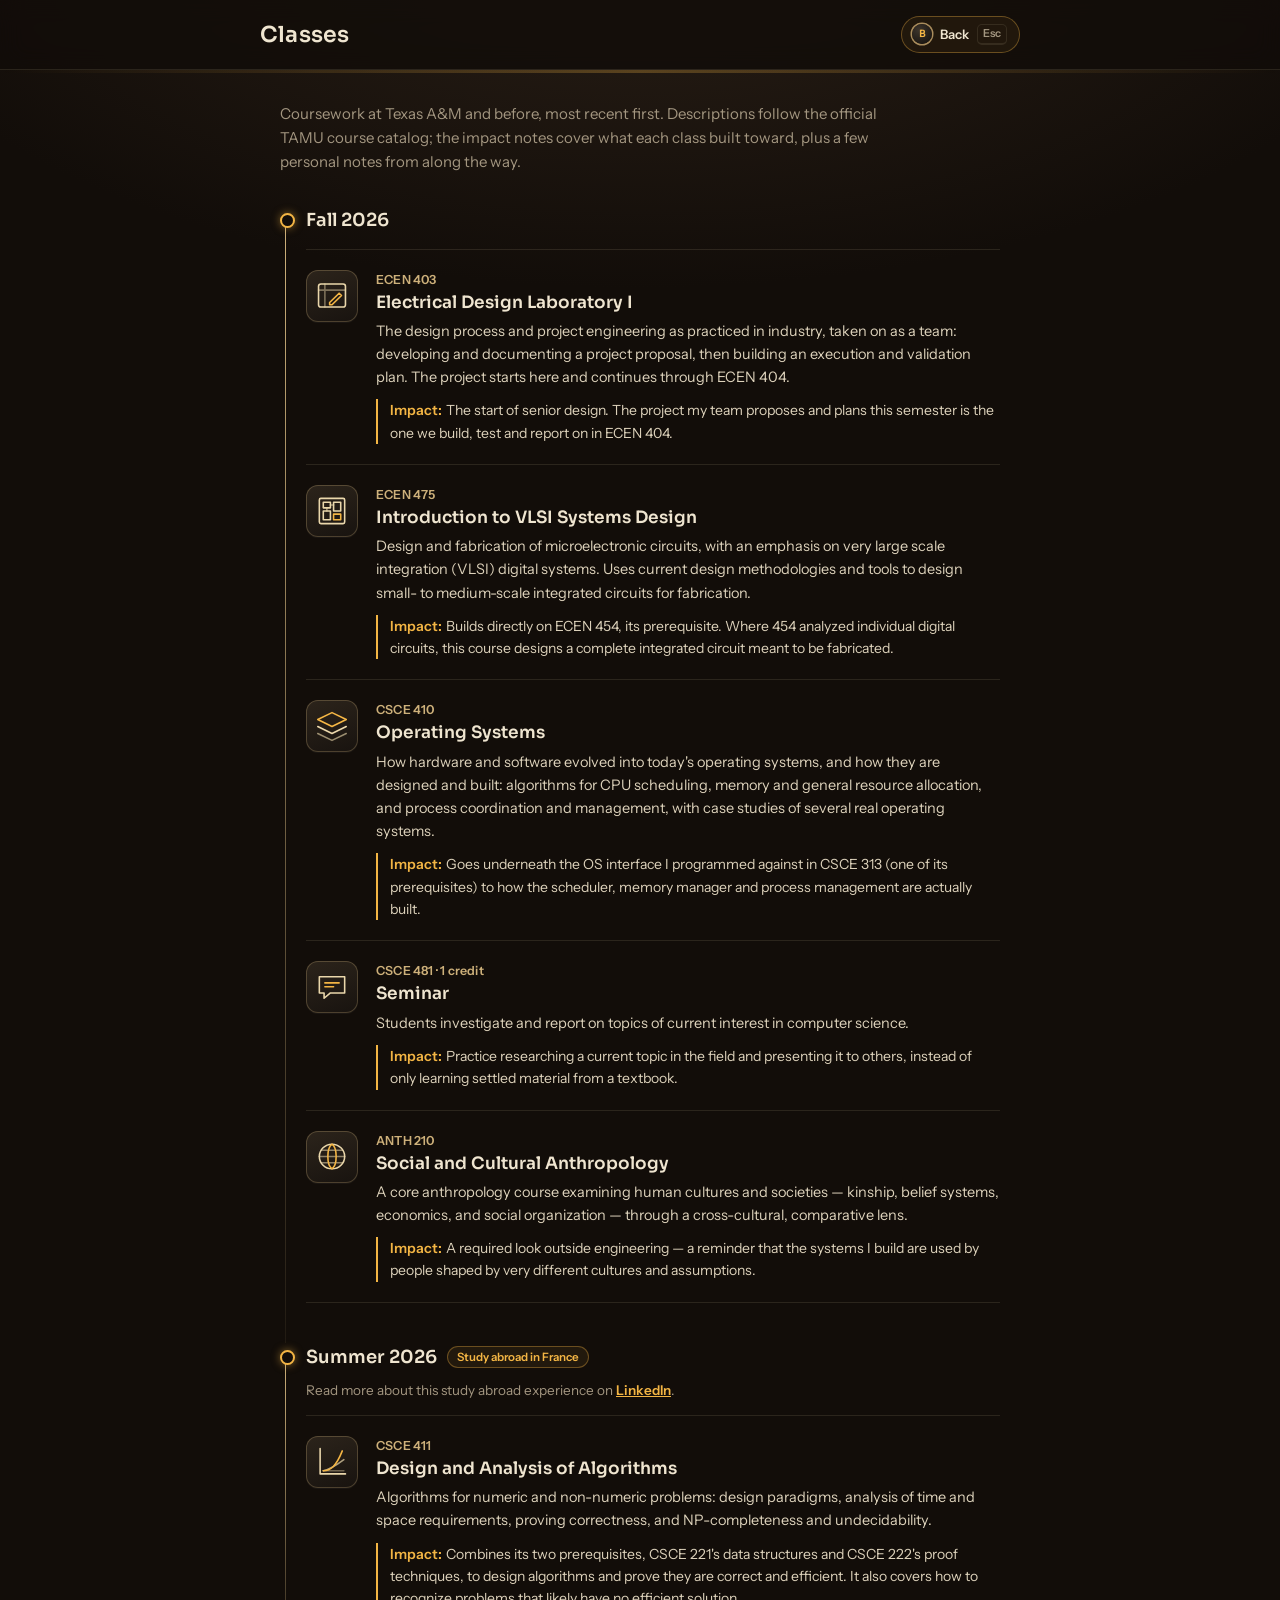
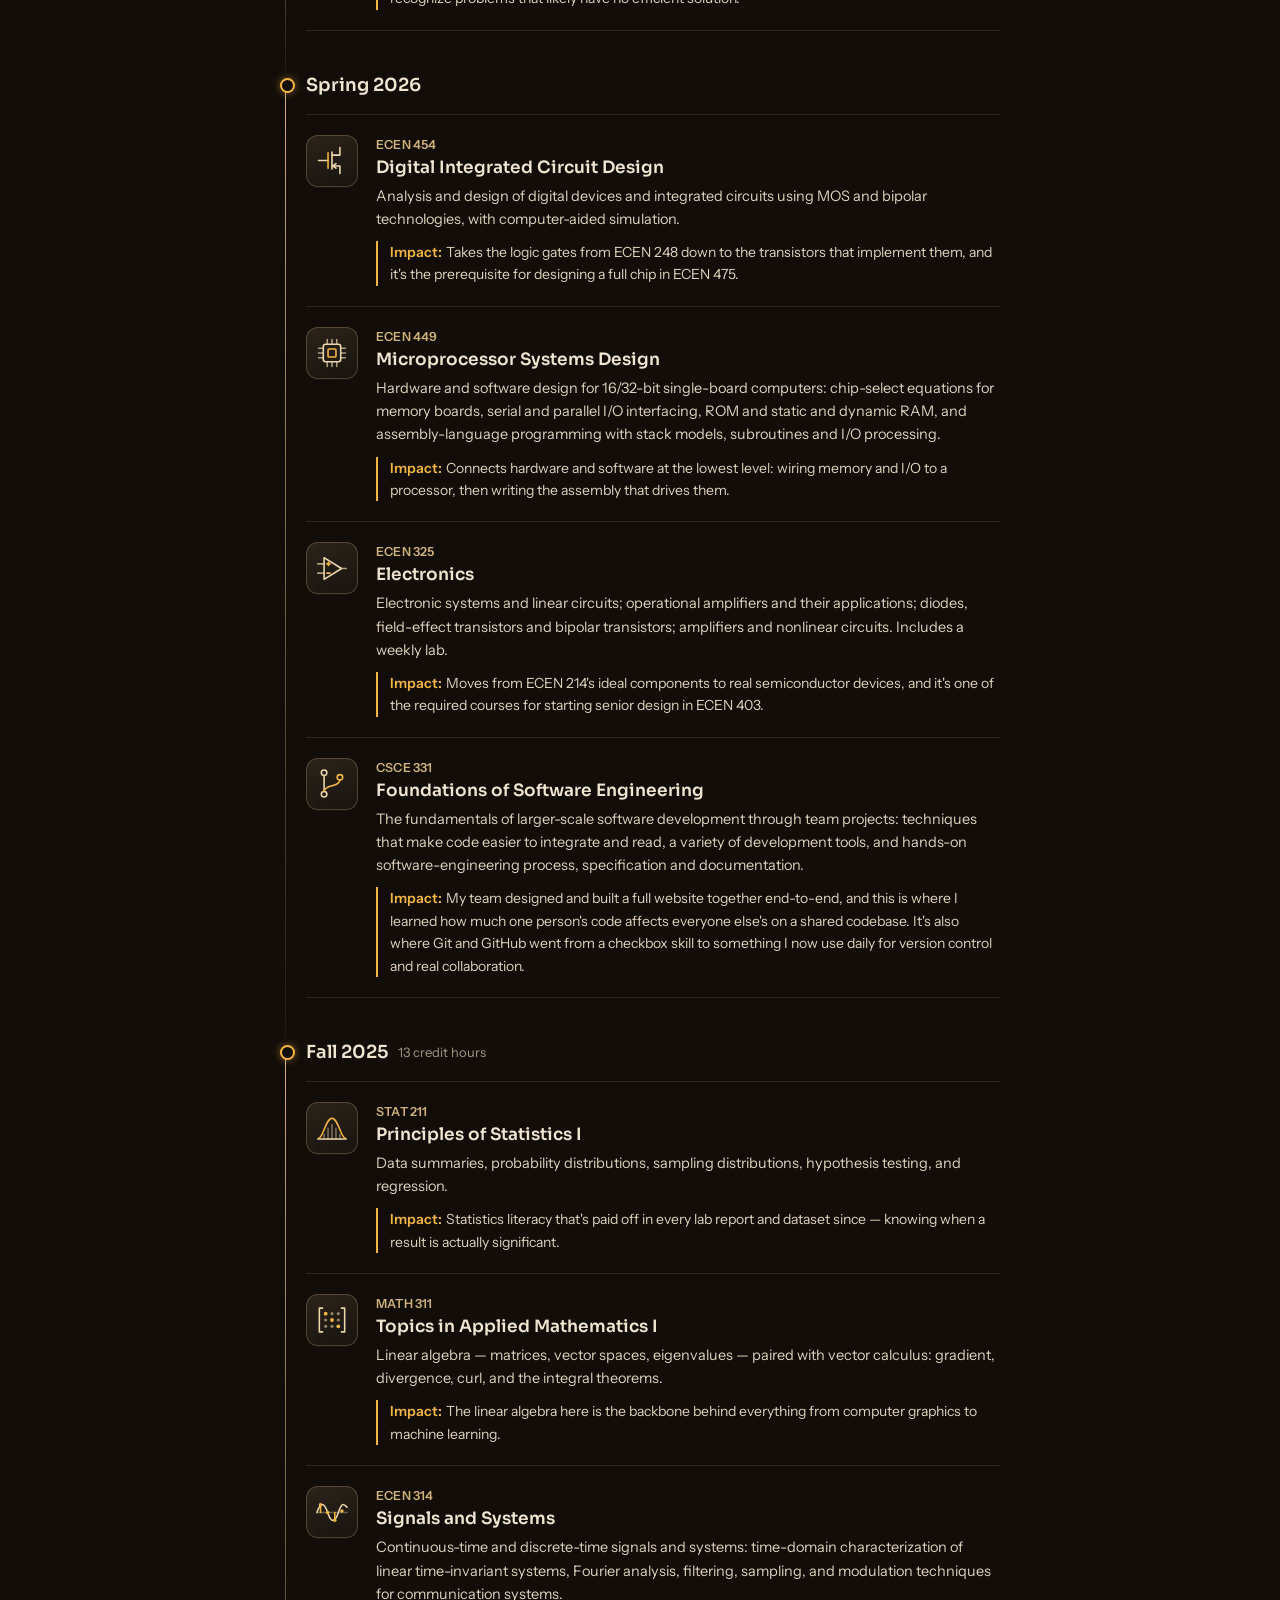
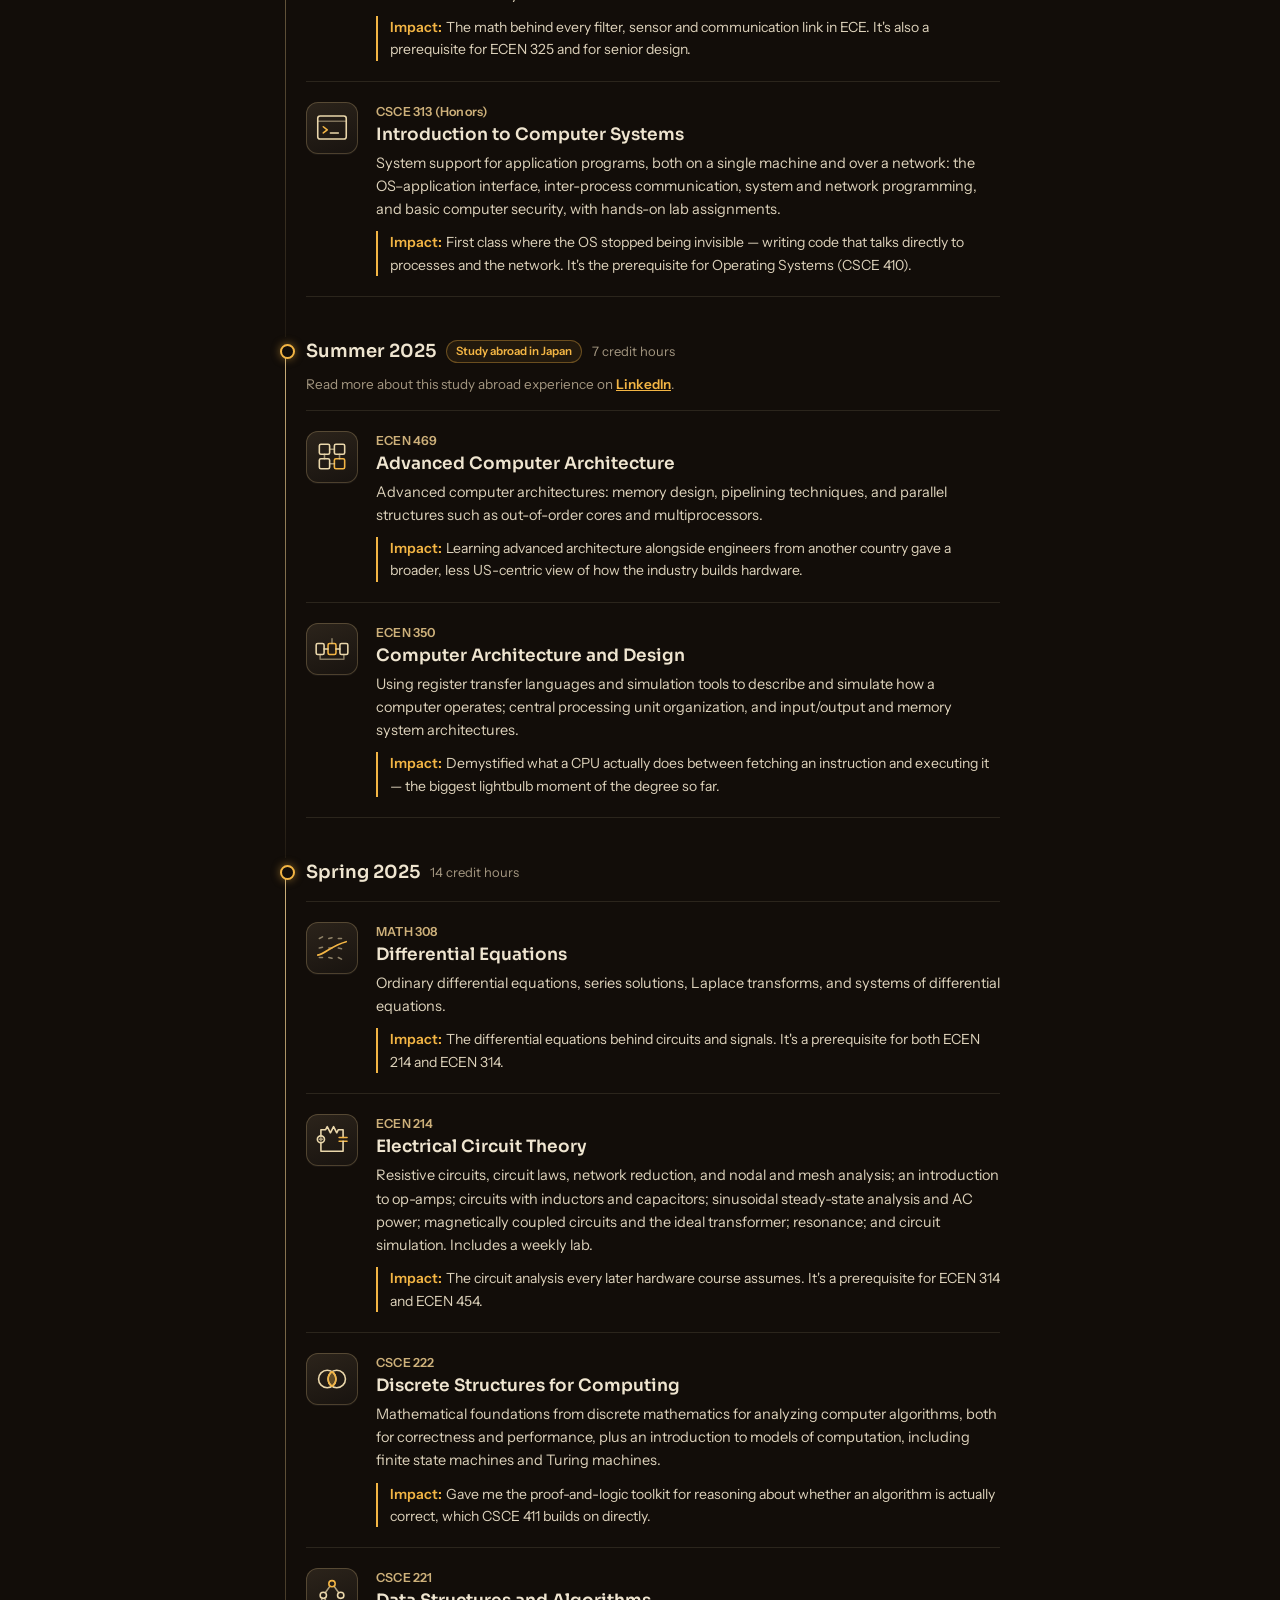
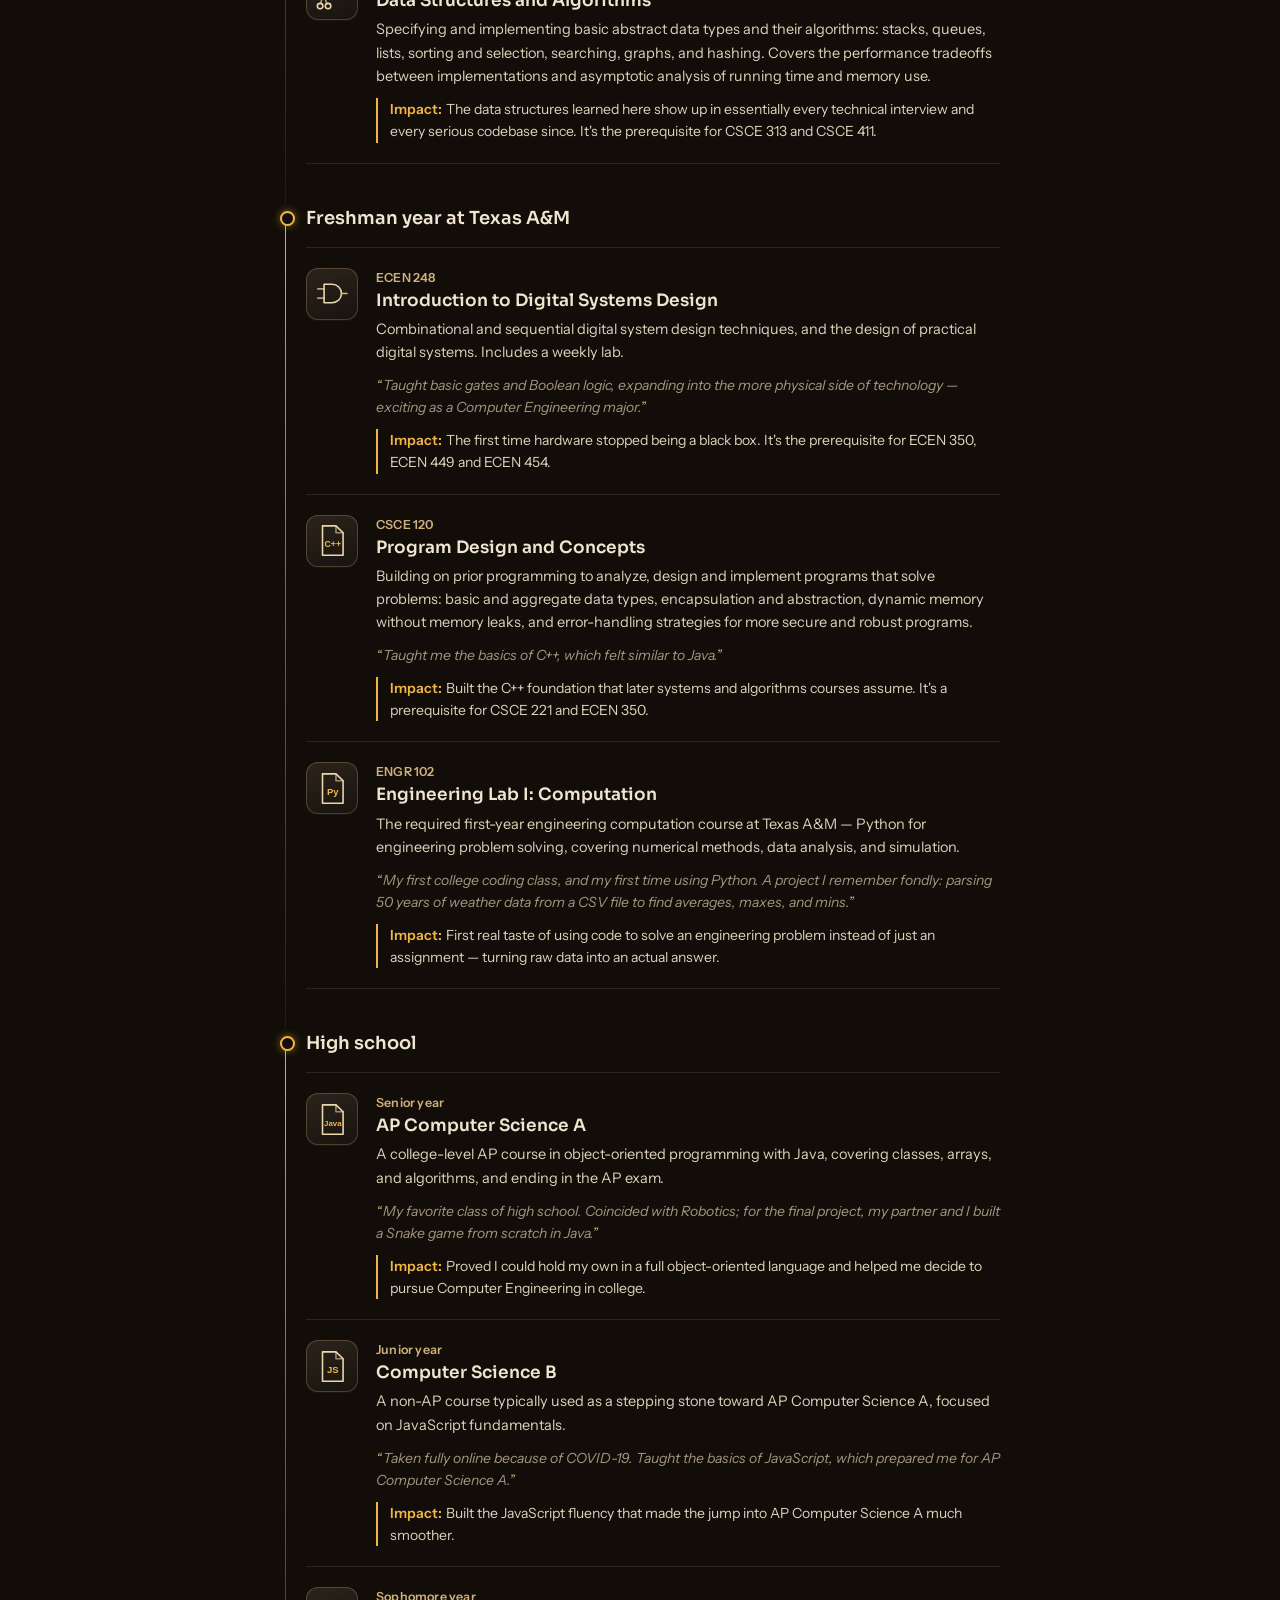
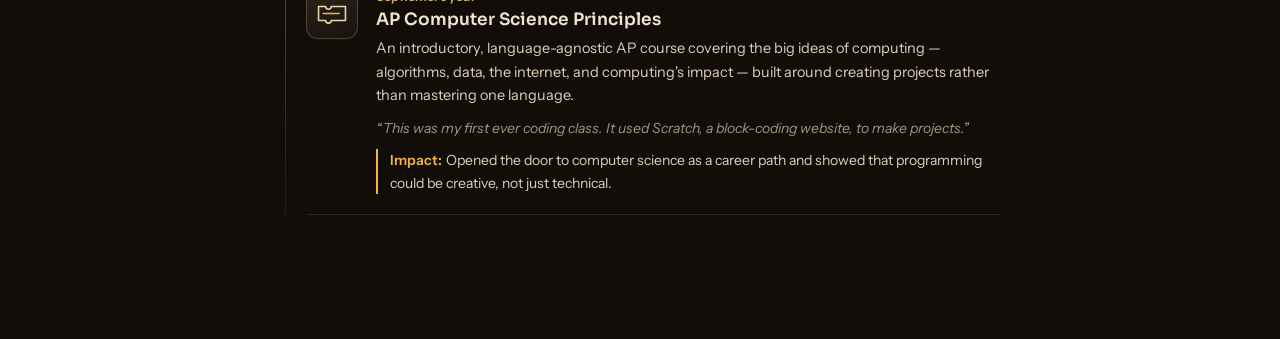
<file: classes.html>
<!doctype html>
<html lang="en">
<head>
<meta charset="utf-8">
<title>Classes</title>
<meta name="viewport" content="width=device-width, initial-scale=1">
<link rel="stylesheet" href="detail.css">
</head>
<body>
<div class="page-header">
  <h1>Classes</h1>
  <button id="backBtn"><span class="b">B</span>Back <kbd class="k">Esc</kbd></button>
</div>

<main>
  <p class="intro">
    Coursework at Texas A&amp;M and before, most recent first. Descriptions follow the official
    TAMU course catalog; the impact notes cover what each class built toward, plus a few personal
    notes from along the way.
  </p>

  <section class="term">
    <div class="term-heading">
      <h2>Fall 2026</h2>
    </div>
    <div class="course-grid">
      <article class="course-card">
        <div class="course-img-wrap"><img src="images/classes/blueprint.svg" alt="" onerror="this.parentElement.style.display='none'"></div>
        <div class="course-body">
          <div class="course-code">ECEN 403</div>
          <h3 class="course-title">Electrical Design Laboratory I</h3>
          <p class="course-desc">The design process and project engineering as practiced in industry, taken on as a team: developing and documenting a project proposal, then building an execution and validation plan. The project starts here and continues through ECEN 404.</p>
          <p class="course-impact"><span class="impact-label">Impact:</span>The start of senior design. The project my team proposes and plans this semester is the one we build, test and report on in ECEN 404.</p>
        </div>
      </article>

      <article class="course-card">
        <div class="course-img-wrap"><img src="images/classes/vlsi-layout.svg" alt="" onerror="this.parentElement.style.display='none'"></div>
        <div class="course-body">
          <div class="course-code">ECEN 475</div>
          <h3 class="course-title">Introduction to VLSI Systems Design</h3>
          <p class="course-desc">Design and fabrication of microelectronic circuits, with an emphasis on very large scale integration (VLSI) digital systems. Uses current design methodologies and tools to design small- to medium-scale integrated circuits for fabrication.</p>
          <p class="course-impact"><span class="impact-label">Impact:</span>Builds directly on ECEN 454, its prerequisite. Where 454 analyzed individual digital circuits, this course designs a complete integrated circuit meant to be fabricated.</p>
        </div>
      </article>

      <article class="course-card">
        <div class="course-img-wrap"><img src="images/classes/os-layers.svg" alt="" onerror="this.parentElement.style.display='none'"></div>
        <div class="course-body">
          <div class="course-code">CSCE 410</div>
          <h3 class="course-title">Operating Systems</h3>
          <p class="course-desc">How hardware and software evolved into today's operating systems, and how they are designed and built: algorithms for CPU scheduling, memory and general resource allocation, and process coordination and management, with case studies of several real operating systems.</p>
          <p class="course-impact"><span class="impact-label">Impact:</span>Goes underneath the OS interface I programmed against in CSCE 313 (one of its prerequisites) to how the scheduler, memory manager and process management are actually built.</p>
        </div>
      </article>

      <article class="course-card">
        <div class="course-img-wrap"><img src="images/classes/speech-bubble.svg" alt="" onerror="this.parentElement.style.display='none'"></div>
        <div class="course-body">
          <div class="course-code">CSCE 481 &middot; 1 credit</div>
          <h3 class="course-title">Seminar</h3>
          <p class="course-desc">Students investigate and report on topics of current interest in computer science.</p>
          <p class="course-impact"><span class="impact-label">Impact:</span>Practice researching a current topic in the field and presenting it to others, instead of only learning settled material from a textbook.</p>
        </div>
      </article>

      <article class="course-card">
        <div class="course-img-wrap"><img src="images/classes/globe.svg" alt="" onerror="this.parentElement.style.display='none'"></div>
        <div class="course-body">
          <div class="course-code">ANTH 210</div>
          <h3 class="course-title">Social and Cultural Anthropology</h3>
          <p class="course-desc">A core anthropology course examining human cultures and societies — kinship, belief systems, economics, and social organization — through a cross-cultural, comparative lens.</p>
          <p class="course-impact"><span class="impact-label">Impact:</span>A required look outside engineering — a reminder that the systems I build are used by people shaped by very different cultures and assumptions.</p>
        </div>
      </article>
    </div>
  </section>

  <section class="term">
    <div class="term-heading">
      <h2>Summer 2026</h2>
      <span class="term-badge">Study abroad in France</span>
      <p class="term-link">Read more about this study abroad experience on <a href="https://www.linkedin.com/in/wyatt-voigt-b72920385/" target="_blank" rel="noopener">LinkedIn</a>.</p>
    </div>
    <div class="course-grid">
      <article class="course-card">
        <div class="course-img-wrap"><img src="images/classes/complexity-curve.svg" alt="" onerror="this.parentElement.style.display='none'"></div>
        <div class="course-body">
          <div class="course-code">CSCE 411</div>
          <h3 class="course-title">Design and Analysis of Algorithms</h3>
          <p class="course-desc">Algorithms for numeric and non-numeric problems: design paradigms, analysis of time and space requirements, proving correctness, and NP-completeness and undecidability.</p>
          <p class="course-impact"><span class="impact-label">Impact:</span>Combines its two prerequisites, CSCE 221's data structures and CSCE 222's proof techniques, to design algorithms and prove they are correct and efficient. It also covers how to recognize problems that likely have no efficient solution.</p>
        </div>
      </article>
    </div>
  </section>

  <section class="term">
    <div class="term-heading">
      <h2>Spring 2026</h2>
    </div>
    <div class="course-grid">
      <article class="course-card">
        <div class="course-img-wrap"><img src="images/classes/transistor.svg" alt="" onerror="this.parentElement.style.display='none'"></div>
        <div class="course-body">
          <div class="course-code">ECEN 454</div>
          <h3 class="course-title">Digital Integrated Circuit Design</h3>
          <p class="course-desc">Analysis and design of digital devices and integrated circuits using MOS and bipolar technologies, with computer-aided simulation.</p>
          <p class="course-impact"><span class="impact-label">Impact:</span>Takes the logic gates from ECEN 248 down to the transistors that implement them, and it's the prerequisite for designing a full chip in ECEN 475.</p>
        </div>
      </article>

      <article class="course-card">
        <div class="course-img-wrap"><img src="images/classes/microprocessor.svg" alt="" onerror="this.parentElement.style.display='none'"></div>
        <div class="course-body">
          <div class="course-code">ECEN 449</div>
          <h3 class="course-title">Microprocessor Systems Design</h3>
          <p class="course-desc">Hardware and software design for 16/32-bit single-board computers: chip-select equations for memory boards, serial and parallel I/O interfacing, ROM and static and dynamic RAM, and assembly-language programming with stack models, subroutines and I/O processing.</p>
          <p class="course-impact"><span class="impact-label">Impact:</span>Connects hardware and software at the lowest level: wiring memory and I/O to a processor, then writing the assembly that drives them.</p>
        </div>
      </article>

      <article class="course-card">
        <div class="course-img-wrap"><img src="images/classes/resistor-opamp.svg" alt="" onerror="this.parentElement.style.display='none'"></div>
        <div class="course-body">
          <div class="course-code">ECEN 325</div>
          <h3 class="course-title">Electronics</h3>
          <p class="course-desc">Electronic systems and linear circuits; operational amplifiers and their applications; diodes, field-effect transistors and bipolar transistors; amplifiers and nonlinear circuits. Includes a weekly lab.</p>
          <p class="course-impact"><span class="impact-label">Impact:</span>Moves from ECEN 214's ideal components to real semiconductor devices, and it's one of the required courses for starting senior design in ECEN 403.</p>
        </div>
      </article>

      <article class="course-card">
        <div class="course-img-wrap"><img src="images/classes/git-branch.svg" alt="" onerror="this.parentElement.style.display='none'"></div>
        <div class="course-body">
          <div class="course-code">CSCE 331</div>
          <h3 class="course-title">Foundations of Software Engineering</h3>
          <p class="course-desc">The fundamentals of larger-scale software development through team projects: techniques that make code easier to integrate and read, a variety of development tools, and hands-on software-engineering process, specification and documentation.</p>
          <p class="course-impact"><span class="impact-label">Impact:</span>My team designed and built a full website together end-to-end, and this is where I learned how much one person's code affects everyone else's on a shared codebase. It's also where Git and GitHub went from a checkbox skill to something I now use daily for version control and real collaboration.</p>
        </div>
      </article>
    </div>
  </section>

  <section class="term">
    <div class="term-heading">
      <h2>Fall 2025</h2>
      <span class="term-meta">13 credit hours</span>
    </div>
    <div class="course-grid">
      <article class="course-card">
        <div class="course-img-wrap"><img src="images/classes/statistics-chart.svg" alt="" onerror="this.parentElement.style.display='none'"></div>
        <div class="course-body">
          <div class="course-code">STAT 211</div>
          <h3 class="course-title">Principles of Statistics I</h3>
          <p class="course-desc">Data summaries, probability distributions, sampling distributions, hypothesis testing, and regression.</p>
          <p class="course-impact"><span class="impact-label">Impact:</span>Statistics literacy that's paid off in every lab report and dataset since — knowing when a result is actually significant.</p>
        </div>
      </article>

      <article class="course-card">
        <div class="course-img-wrap"><img src="images/classes/matrix.svg" alt="" onerror="this.parentElement.style.display='none'"></div>
        <div class="course-body">
          <div class="course-code">MATH 311</div>
          <h3 class="course-title">Topics in Applied Mathematics I</h3>
          <p class="course-desc">Linear algebra — matrices, vector spaces, eigenvalues — paired with vector calculus: gradient, divergence, curl, and the integral theorems.</p>
          <p class="course-impact"><span class="impact-label">Impact:</span>The linear algebra here is the backbone behind everything from computer graphics to machine learning.</p>
        </div>
      </article>

      <article class="course-card">
        <div class="course-img-wrap"><img src="images/classes/sine-wave.svg" alt="" onerror="this.parentElement.style.display='none'"></div>
        <div class="course-body">
          <div class="course-code">ECEN 314</div>
          <h3 class="course-title">Signals and Systems</h3>
          <p class="course-desc">Continuous-time and discrete-time signals and systems: time-domain characterization of linear time-invariant systems, Fourier analysis, filtering, sampling, and modulation techniques for communication systems.</p>
          <p class="course-impact"><span class="impact-label">Impact:</span>The math behind every filter, sensor and communication link in ECE. It's also a prerequisite for ECEN 325 and for senior design.</p>
        </div>
      </article>

      <article class="course-card">
        <div class="course-img-wrap"><img src="images/classes/terminal.svg" alt="" onerror="this.parentElement.style.display='none'"></div>
        <div class="course-body">
          <div class="course-code">CSCE 313 (Honors)</div>
          <h3 class="course-title">Introduction to Computer Systems</h3>
          <p class="course-desc">System support for application programs, both on a single machine and over a network: the OS–application interface, inter-process communication, system and network programming, and basic computer security, with hands-on lab assignments.</p>
          <p class="course-impact"><span class="impact-label">Impact:</span>First class where the OS stopped being invisible — writing code that talks directly to processes and the network. It's the prerequisite for Operating Systems (CSCE 410).</p>
        </div>
      </article>
    </div>
  </section>

  <section class="term">
    <div class="term-heading">
      <h2>Summer 2025</h2>
      <span class="term-badge">Study abroad in Japan</span>
      <span class="term-meta">7 credit hours</span>
      <p class="term-link">Read more about this study abroad experience on <a href="https://www.linkedin.com/in/wyatt-voigt-b72920385/" target="_blank" rel="noopener">LinkedIn</a>.</p>
    </div>
    <div class="course-grid">
      <article class="course-card">
        <div class="course-img-wrap"><img src="images/classes/multicore-grid.svg" alt="" onerror="this.parentElement.style.display='none'"></div>
        <div class="course-body">
          <div class="course-code">ECEN 469</div>
          <h3 class="course-title">Advanced Computer Architecture</h3>
          <p class="course-desc">Advanced computer architectures: memory design, pipelining techniques, and parallel structures such as out-of-order cores and multiprocessors.</p>
          <p class="course-impact"><span class="impact-label">Impact:</span>Learning advanced architecture alongside engineers from another country gave a broader, less US-centric view of how the industry builds hardware.</p>
        </div>
      </article>

      <article class="course-card">
        <div class="course-img-wrap"><img src="images/classes/cpu-chip.svg" alt="" onerror="this.parentElement.style.display='none'"></div>
        <div class="course-body">
          <div class="course-code">ECEN 350</div>
          <h3 class="course-title">Computer Architecture and Design</h3>
          <p class="course-desc">Using register transfer languages and simulation tools to describe and simulate how a computer operates; central processing unit organization, and input/output and memory system architectures.</p>
          <p class="course-impact"><span class="impact-label">Impact:</span>Demystified what a CPU actually does between fetching an instruction and executing it — the biggest lightbulb moment of the degree so far.</p>
        </div>
      </article>
    </div>
  </section>

  <section class="term">
    <div class="term-heading">
      <h2>Spring 2025</h2>
      <span class="term-meta">14 credit hours</span>
    </div>
    <div class="course-grid">
      <article class="course-card">
        <div class="course-img-wrap"><img src="images/classes/diff-eq.svg" alt="" onerror="this.parentElement.style.display='none'"></div>
        <div class="course-body">
          <div class="course-code">MATH 308</div>
          <h3 class="course-title">Differential Equations</h3>
          <p class="course-desc">Ordinary differential equations, series solutions, Laplace transforms, and systems of differential equations.</p>
          <p class="course-impact"><span class="impact-label">Impact:</span>The differential equations behind circuits and signals. It's a prerequisite for both ECEN 214 and ECEN 314.</p>
        </div>
      </article>

      <article class="course-card">
        <div class="course-img-wrap"><img src="images/classes/circuit.svg" alt="" onerror="this.parentElement.style.display='none'"></div>
        <div class="course-body">
          <div class="course-code">ECEN 214</div>
          <h3 class="course-title">Electrical Circuit Theory</h3>
          <p class="course-desc">Resistive circuits, circuit laws, network reduction, and nodal and mesh analysis; an introduction to op-amps; circuits with inductors and capacitors; sinusoidal steady-state analysis and AC power; magnetically coupled circuits and the ideal transformer; resonance; and circuit simulation. Includes a weekly lab.</p>
          <p class="course-impact"><span class="impact-label">Impact:</span>The circuit analysis every later hardware course assumes. It's a prerequisite for ECEN 314 and ECEN 454.</p>
        </div>
      </article>

      <article class="course-card">
        <div class="course-img-wrap"><img src="images/classes/venn-diagram.svg" alt="" onerror="this.parentElement.style.display='none'"></div>
        <div class="course-body">
          <div class="course-code">CSCE 222</div>
          <h3 class="course-title">Discrete Structures for Computing</h3>
          <p class="course-desc">Mathematical foundations from discrete mathematics for analyzing computer algorithms, both for correctness and performance, plus an introduction to models of computation, including finite state machines and Turing machines.</p>
          <p class="course-impact"><span class="impact-label">Impact:</span>Gave me the proof-and-logic toolkit for reasoning about whether an algorithm is actually correct, which CSCE 411 builds on directly.</p>
        </div>
      </article>

      <article class="course-card">
        <div class="course-img-wrap"><img src="images/classes/binary-tree.svg" alt="" onerror="this.parentElement.style.display='none'"></div>
        <div class="course-body">
          <div class="course-code">CSCE 221</div>
          <h3 class="course-title">Data Structures and Algorithms</h3>
          <p class="course-desc">Specifying and implementing basic abstract data types and their algorithms: stacks, queues, lists, sorting and selection, searching, graphs, and hashing. Covers the performance tradeoffs between implementations and asymptotic analysis of running time and memory use.</p>
          <p class="course-impact"><span class="impact-label">Impact:</span>The data structures learned here show up in essentially every technical interview and every serious codebase since. It's the prerequisite for CSCE 313 and CSCE 411.</p>
        </div>
      </article>
    </div>
  </section>

  <section class="term">
    <div class="term-heading">
      <h2>Freshman year at Texas A&amp;M</h2>
    </div>
    <div class="course-grid">
      <article class="course-card">
        <div class="course-img-wrap"><img src="images/classes/logic-gates.svg" alt="" onerror="this.parentElement.style.display='none'"></div>
        <div class="course-body">
          <div class="course-code">ECEN 248</div>
          <h3 class="course-title">Introduction to Digital Systems Design</h3>
          <p class="course-desc">Combinational and sequential digital system design techniques, and the design of practical digital systems. Includes a weekly lab.</p>
          <p class="course-note">Taught basic gates and Boolean logic, expanding into the more physical side of technology — exciting as a Computer Engineering major.</p>
          <p class="course-impact"><span class="impact-label">Impact:</span>The first time hardware stopped being a black box. It's the prerequisite for ECEN 350, ECEN 449 and ECEN 454.</p>
        </div>
      </article>

      <article class="course-card">
        <div class="course-img-wrap"><img src="images/classes/cpp-logo.svg" alt="" onerror="this.parentElement.style.display='none'"></div>
        <div class="course-body">
          <div class="course-code">CSCE 120</div>
          <h3 class="course-title">Program Design and Concepts</h3>
          <p class="course-desc">Building on prior programming to analyze, design and implement programs that solve problems: basic and aggregate data types, encapsulation and abstraction, dynamic memory without memory leaks, and error-handling strategies for more secure and robust programs.</p>
          <p class="course-note">Taught me the basics of C++, which felt similar to Java.</p>
          <p class="course-impact"><span class="impact-label">Impact:</span>Built the C++ foundation that later systems and algorithms courses assume. It's a prerequisite for CSCE 221 and ECEN 350.</p>
        </div>
      </article>

      <article class="course-card">
        <div class="course-img-wrap"><img src="images/classes/python-logo.svg" alt="" onerror="this.parentElement.style.display='none'"></div>
        <div class="course-body">
          <div class="course-code">ENGR 102</div>
          <h3 class="course-title">Engineering Lab I: Computation</h3>
          <p class="course-desc">The required first-year engineering computation course at Texas A&amp;M — Python for engineering problem solving, covering numerical methods, data analysis, and simulation.</p>
          <p class="course-note">My first college coding class, and my first time using Python. A project I remember fondly: parsing 50 years of weather data from a CSV file to find averages, maxes, and mins.</p>
          <p class="course-impact"><span class="impact-label">Impact:</span>First real taste of using code to solve an engineering problem instead of just an assignment — turning raw data into an actual answer.</p>
        </div>
      </article>
    </div>
  </section>

  <section class="term">
    <div class="term-heading">
      <h2>High school</h2>
    </div>
    <div class="course-grid">
      <article class="course-card">
        <div class="course-img-wrap"><img src="images/classes/java-logo.svg" alt="" onerror="this.parentElement.style.display='none'"></div>
        <div class="course-body">
          <div class="course-code">Senior year</div>
          <h3 class="course-title">AP Computer Science A</h3>
          <p class="course-desc">A college-level AP course in object-oriented programming with Java, covering classes, arrays, and algorithms, and ending in the AP exam.</p>
          <p class="course-note">My favorite class of high school. Coincided with Robotics; for the final project, my partner and I built a Snake game from scratch in Java.</p>
          <p class="course-impact"><span class="impact-label">Impact:</span>Proved I could hold my own in a full object-oriented language and helped me decide to pursue Computer Engineering in college.</p>
        </div>
      </article>

      <article class="course-card">
        <div class="course-img-wrap"><img src="images/classes/javascript-logo.svg" alt="" onerror="this.parentElement.style.display='none'"></div>
        <div class="course-body">
          <div class="course-code">Junior year</div>
          <h3 class="course-title">Computer Science B</h3>
          <p class="course-desc">A non-AP course typically used as a stepping stone toward AP Computer Science A, focused on JavaScript fundamentals.</p>
          <p class="course-note">Taken fully online because of COVID-19. Taught the basics of JavaScript, which prepared me for AP Computer Science A.</p>
          <p class="course-impact"><span class="impact-label">Impact:</span>Built the JavaScript fluency that made the jump into AP Computer Science A much smoother.</p>
        </div>
      </article>

      <article class="course-card">
        <div class="course-img-wrap"><img src="images/classes/scratch-logo.svg" alt="" onerror="this.parentElement.style.display='none'"></div>
        <div class="course-body">
          <div class="course-code">Sophomore year</div>
          <h3 class="course-title">AP Computer Science Principles</h3>
          <p class="course-desc">An introductory, language-agnostic AP course covering the big ideas of computing — algorithms, data, the internet, and computing's impact — built around creating projects rather than mastering one language.</p>
          <p class="course-note">This was my first ever coding class. It used Scratch, a block-coding website, to make projects.</p>
          <p class="course-impact"><span class="impact-label">Impact:</span>Opened the door to computer science as a career path and showed that programming could be creative, not just technical.</p>
        </div>
      </article>
    </div>
  </section>
</main>

<script>
  function goBack() {
    if (window.parent && window.parent.__gbGoBack) window.parent.__gbGoBack();
  }
  document.getElementById('backBtn').addEventListener('click', goBack);
  document.addEventListener('keydown', function (e) {
    var k = e.key.toLowerCase();
    if (k === 'escape' || k === 'backspace' || k === 'b' || k === 'a' || k === 'arrowleft') goBack();
    else if (k === 'w') window.scrollBy({ top: -160, behavior: 'smooth' });
    else if (k === 's') window.scrollBy({ top: 160, behavior: 'smooth' });
  });
</script>
</body>
</html>
</file>
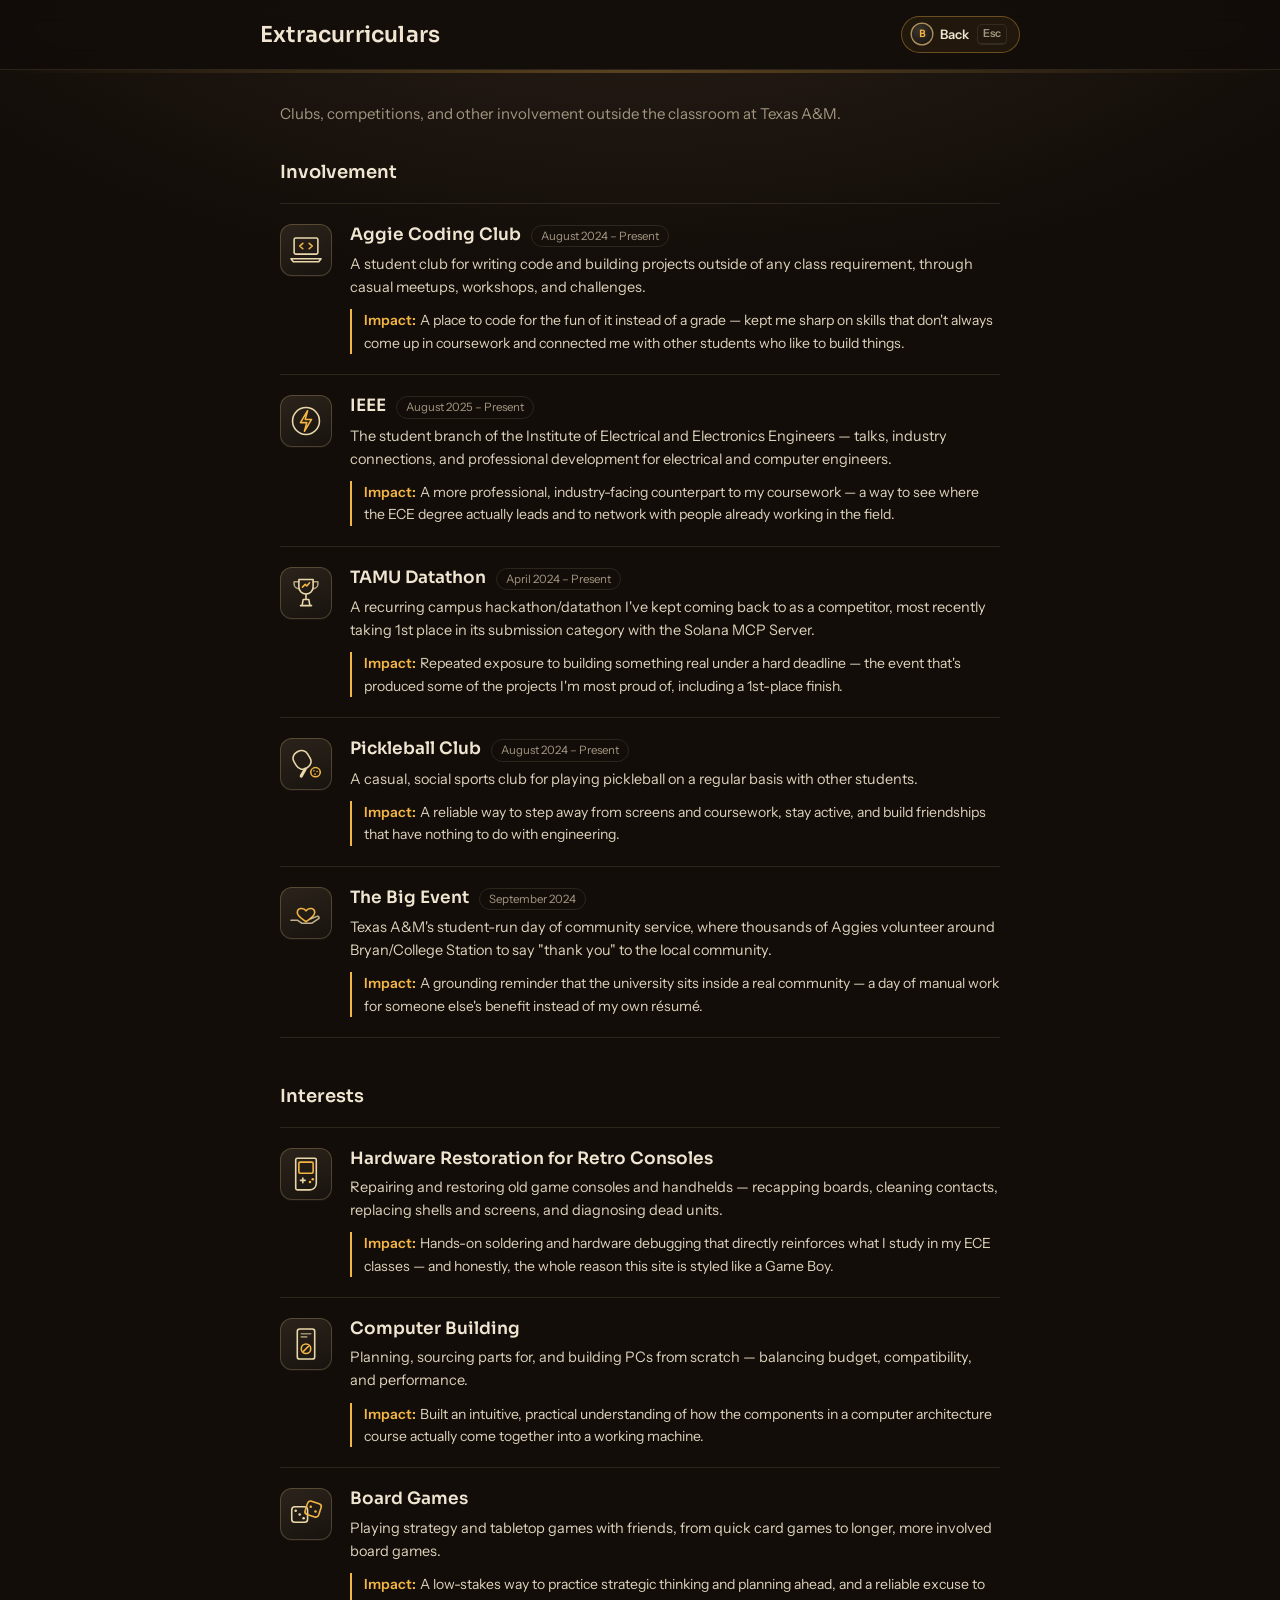
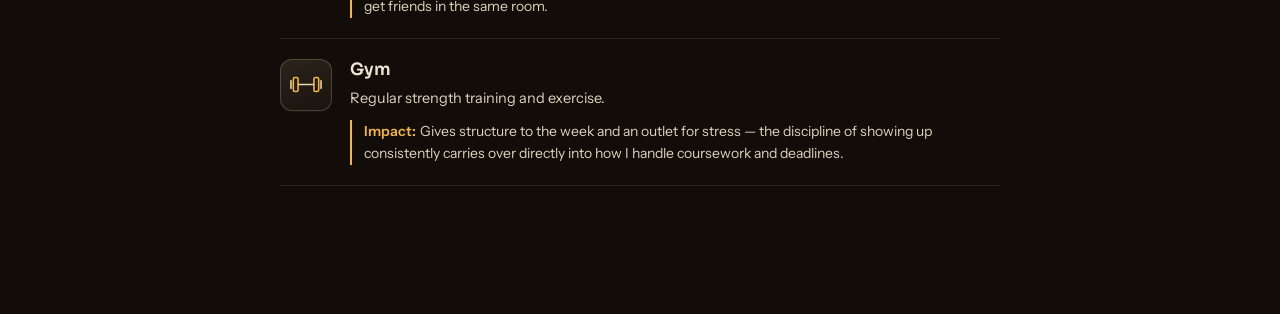
<file: extracurriculars.html>
<!doctype html>
<html lang="en">
<head>
<meta charset="utf-8">
<title>Extracurriculars</title>
<meta name="viewport" content="width=device-width, initial-scale=1">
<link rel="stylesheet" href="detail.css">
</head>
<body>
<div class="page-header">
  <h1>Extracurriculars</h1>
  <button id="backBtn"><span class="b">B</span>Back <kbd class="k">Esc</kbd></button>
</div>

<main>
  <p class="intro">
    Clubs, competitions, and other involvement outside the classroom at Texas A&amp;M.
  </p>

  <section class="group">
    <h2 class="section-heading">Involvement</h2>
    <div class="activity-grid">

      <article class="activity-card">
        <div class="activity-img-wrap"><img src="images/extracurriculars/laptop-code.svg" alt="" onerror="this.parentElement.style.display='none'"></div>
        <div class="activity-body">
          <div class="activity-title-row">
            <h3 class="activity-title">Aggie Coding Club</h3>
            <span class="activity-badge">August 2024 &ndash; Present</span>
          </div>
          <p class="activity-desc">A student club for writing code and building projects outside of any class requirement, through casual meetups, workshops, and challenges.</p>
          <p class="activity-impact"><span class="impact-label">Impact:</span>A place to code for the fun of it instead of a grade — kept me sharp on skills that don't always come up in coursework and connected me with other students who like to build things.</p>
        </div>
      </article>

      <article class="activity-card">
        <div class="activity-img-wrap"><img src="images/extracurriculars/circuit-bolt.svg" alt="" onerror="this.parentElement.style.display='none'"></div>
        <div class="activity-body">
          <div class="activity-title-row">
            <h3 class="activity-title">IEEE</h3>
            <span class="activity-badge">August 2025 &ndash; Present</span>
          </div>
          <p class="activity-desc">The student branch of the Institute of Electrical and Electronics Engineers — talks, industry connections, and professional development for electrical and computer engineers.</p>
          <p class="activity-impact"><span class="impact-label">Impact:</span>A more professional, industry-facing counterpart to my coursework — a way to see where the ECE degree actually leads and to network with people already working in the field.</p>
        </div>
      </article>

      <article class="activity-card">
        <div class="activity-img-wrap"><img src="images/extracurriculars/trophy-data.svg" alt="" onerror="this.parentElement.style.display='none'"></div>
        <div class="activity-body">
          <div class="activity-title-row">
            <h3 class="activity-title">TAMU Datathon</h3>
            <span class="activity-badge">April 2024 &ndash; Present</span>
          </div>
          <p class="activity-desc">A recurring campus hackathon/datathon I've kept coming back to as a competitor, most recently taking 1st place in its submission category with the Solana MCP Server.</p>
          <p class="activity-impact"><span class="impact-label">Impact:</span>Repeated exposure to building something real under a hard deadline — the event that's produced some of the projects I'm most proud of, including a 1st-place finish.</p>
        </div>
      </article>

      <article class="activity-card">
        <div class="activity-img-wrap"><img src="images/extracurriculars/pickleball.svg" alt="" onerror="this.parentElement.style.display='none'"></div>
        <div class="activity-body">
          <div class="activity-title-row">
            <h3 class="activity-title">Pickleball Club</h3>
            <span class="activity-badge">August 2024 &ndash; Present</span>
          </div>
          <p class="activity-desc">A casual, social sports club for playing pickleball on a regular basis with other students.</p>
          <p class="activity-impact"><span class="impact-label">Impact:</span>A reliable way to step away from screens and coursework, stay active, and build friendships that have nothing to do with engineering.</p>
        </div>
      </article>

      <article class="activity-card">
        <div class="activity-img-wrap"><img src="images/extracurriculars/helping-hands.svg" alt="" onerror="this.parentElement.style.display='none'"></div>
        <div class="activity-body">
          <div class="activity-title-row">
            <h3 class="activity-title">The Big Event</h3>
            <span class="activity-badge">September 2024</span>
          </div>
          <p class="activity-desc">Texas A&amp;M's student-run day of community service, where thousands of Aggies volunteer around Bryan/College Station to say "thank you" to the local community.</p>
          <p class="activity-impact"><span class="impact-label">Impact:</span>A grounding reminder that the university sits inside a real community — a day of manual work for someone else's benefit instead of my own résumé.</p>
        </div>
      </article>

    </div>
  </section>

  <section class="group">
    <h2 class="section-heading">Interests</h2>
    <div class="activity-grid">

      <article class="activity-card">
        <div class="activity-img-wrap"><img src="images/extracurriculars/retro-console.svg" alt="" onerror="this.parentElement.style.display='none'"></div>
        <div class="activity-body">
          <div class="activity-title-row">
            <h3 class="activity-title">Hardware Restoration for Retro Consoles</h3>
          </div>
          <p class="activity-desc">Repairing and restoring old game consoles and handhelds — recapping boards, cleaning contacts, replacing shells and screens, and diagnosing dead units.</p>
          <p class="activity-impact"><span class="impact-label">Impact:</span>Hands-on soldering and hardware debugging that directly reinforces what I study in my ECE classes — and honestly, the whole reason this site is styled like a Game Boy.</p>
        </div>
      </article>

      <article class="activity-card">
        <div class="activity-img-wrap"><img src="images/extracurriculars/pc-tower.svg" alt="" onerror="this.parentElement.style.display='none'"></div>
        <div class="activity-body">
          <div class="activity-title-row">
            <h3 class="activity-title">Computer Building</h3>
          </div>
          <p class="activity-desc">Planning, sourcing parts for, and building PCs from scratch — balancing budget, compatibility, and performance.</p>
          <p class="activity-impact"><span class="impact-label">Impact:</span>Built an intuitive, practical understanding of how the components in a computer architecture course actually come together into a working machine.</p>
        </div>
      </article>

      <article class="activity-card">
        <div class="activity-img-wrap"><img src="images/extracurriculars/dice.svg" alt="" onerror="this.parentElement.style.display='none'"></div>
        <div class="activity-body">
          <div class="activity-title-row">
            <h3 class="activity-title">Board Games</h3>
          </div>
          <p class="activity-desc">Playing strategy and tabletop games with friends, from quick card games to longer, more involved board games.</p>
          <p class="activity-impact"><span class="impact-label">Impact:</span>A low-stakes way to practice strategic thinking and planning ahead, and a reliable excuse to get friends in the same room.</p>
        </div>
      </article>

      <article class="activity-card">
        <div class="activity-img-wrap"><img src="images/extracurriculars/dumbbell.svg" alt="" onerror="this.parentElement.style.display='none'"></div>
        <div class="activity-body">
          <div class="activity-title-row">
            <h3 class="activity-title">Gym</h3>
          </div>
          <p class="activity-desc">Regular strength training and exercise.</p>
          <p class="activity-impact"><span class="impact-label">Impact:</span>Gives structure to the week and an outlet for stress — the discipline of showing up consistently carries over directly into how I handle coursework and deadlines.</p>
        </div>
      </article>

    </div>
  </section>
</main>

<script>
  function goBack() {
    if (window.parent && window.parent.__gbGoBack) window.parent.__gbGoBack();
  }
  document.getElementById('backBtn').addEventListener('click', goBack);
  document.addEventListener('keydown', function (e) {
    var k = e.key.toLowerCase();
    if (k === 'escape' || k === 'backspace' || k === 'b' || k === 'a' || k === 'arrowleft') goBack();
    else if (k === 'w') window.scrollBy({ top: -160, behavior: 'smooth' });
    else if (k === 's') window.scrollBy({ top: 160, behavior: 'smooth' });
  });
</script>
</body>
</html>
</file>
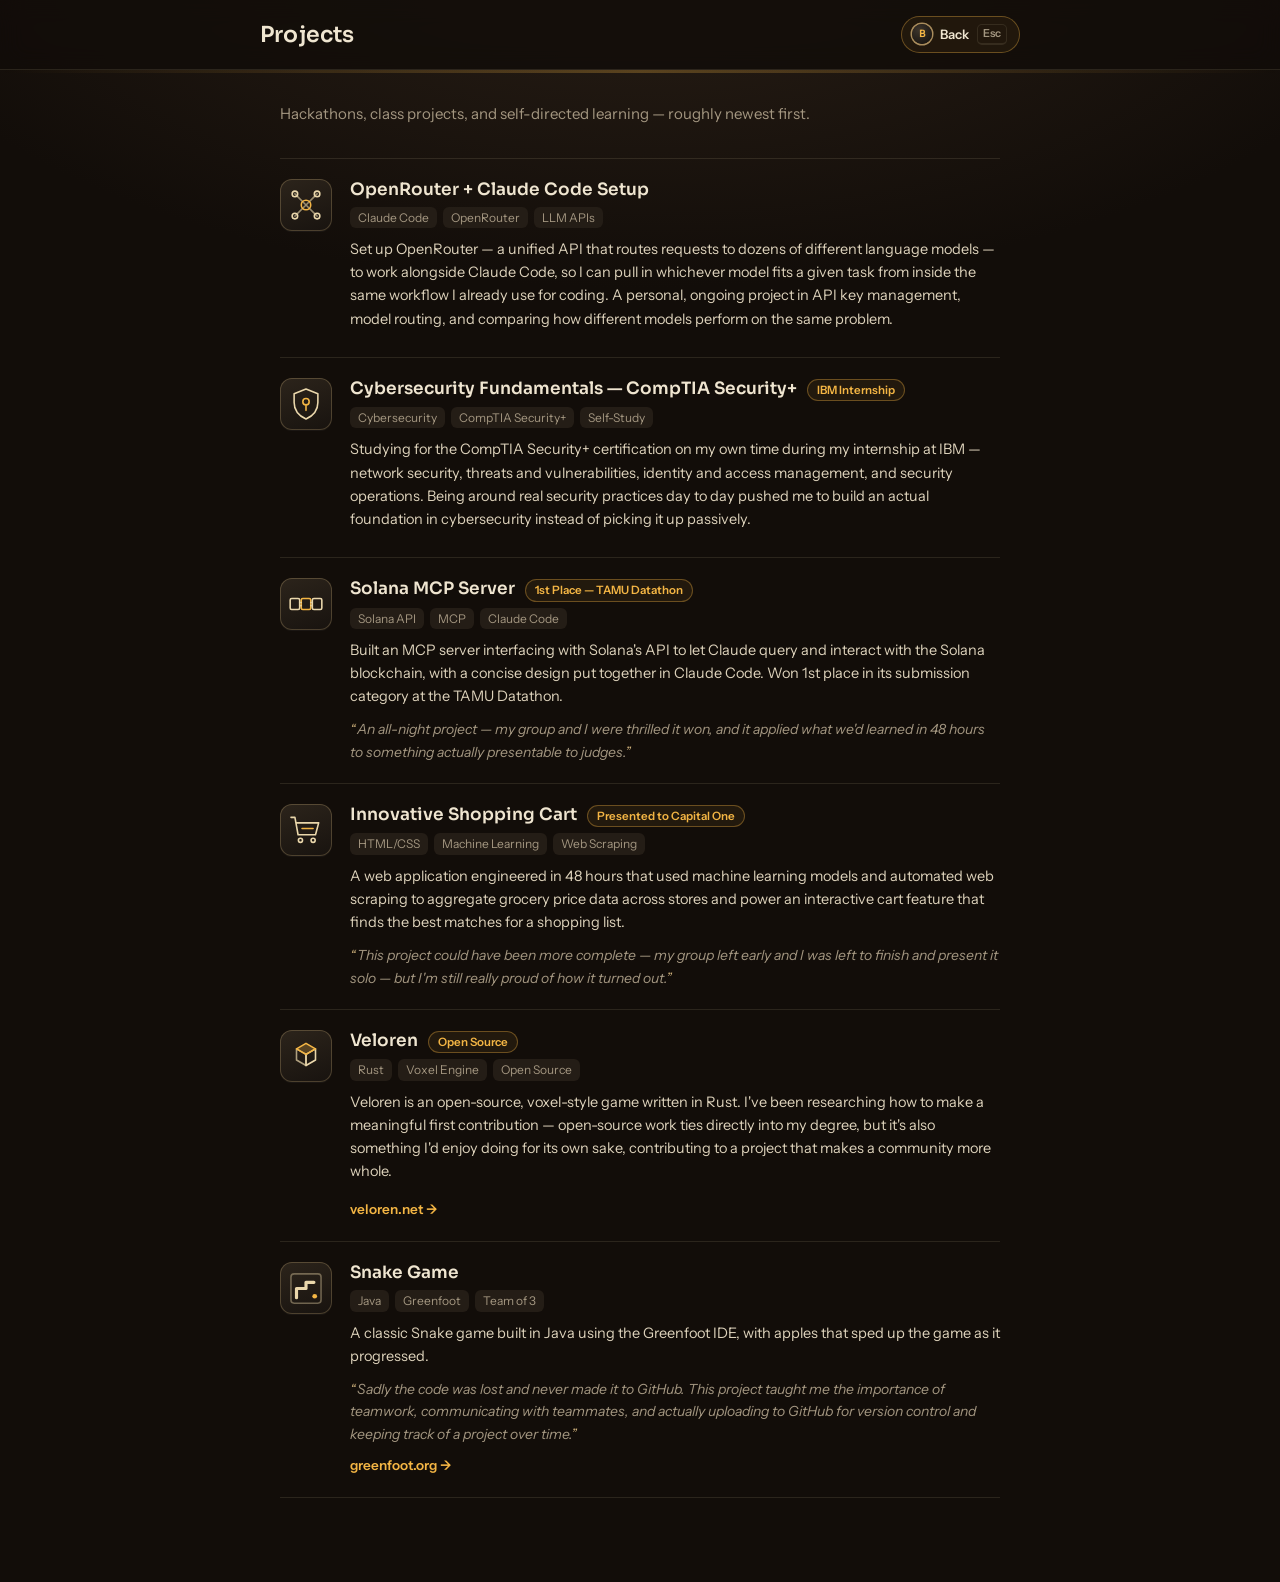
<file: projects.html>
<!doctype html>
<html lang="en">
<head>
<meta charset="utf-8">
<title>Projects</title>
<meta name="viewport" content="width=device-width, initial-scale=1">
<link rel="stylesheet" href="detail.css">
</head>
<body>
<div class="page-header">
  <h1>Projects</h1>
  <button id="backBtn"><span class="b">B</span>Back <kbd class="k">Esc</kbd></button>
</div>

<main>
  <p class="intro">
    Hackathons, class projects, and self-directed learning — roughly newest first.
  </p>

  <div class="project-grid">

    <article class="project-card">
      <div class="project-img-wrap"><img src="images/projects/router-network.svg" alt="" onerror="this.parentElement.style.display='none'"></div>
      <div class="project-body">
        <div class="project-title-row">
          <h3 class="project-title">OpenRouter + Claude Code Setup</h3>
        </div>
        <div class="project-tags">
          <span class="project-tag">Claude Code</span>
          <span class="project-tag">OpenRouter</span>
          <span class="project-tag">LLM APIs</span>
        </div>
        <p class="project-desc">Set up OpenRouter — a unified API that routes requests to dozens of different language models — to work alongside Claude Code, so I can pull in whichever model fits a given task from inside the same workflow I already use for coding. A personal, ongoing project in API key management, model routing, and comparing how different models perform on the same problem.</p>
      </div>
    </article>

    <article class="project-card">
      <div class="project-img-wrap"><img src="images/projects/shield-lock.svg" alt="" onerror="this.parentElement.style.display='none'"></div>
      <div class="project-body">
        <div class="project-title-row">
          <h3 class="project-title">Cybersecurity Fundamentals — CompTIA Security+</h3>
          <span class="project-badge">IBM Internship</span>
        </div>
        <div class="project-tags">
          <span class="project-tag">Cybersecurity</span>
          <span class="project-tag">CompTIA Security+</span>
          <span class="project-tag">Self-Study</span>
        </div>
        <p class="project-desc">Studying for the CompTIA Security+ certification on my own time during my internship at IBM — network security, threats and vulnerabilities, identity and access management, and security operations. Being around real security practices day to day pushed me to build an actual foundation in cybersecurity instead of picking it up passively.</p>
      </div>
    </article>

    <article class="project-card">
      <div class="project-img-wrap"><img src="images/projects/blockchain-coin.svg" alt="" onerror="this.parentElement.style.display='none'"></div>
      <div class="project-body">
        <div class="project-title-row">
          <h3 class="project-title">Solana MCP Server</h3>
          <span class="project-badge">1st Place — TAMU Datathon</span>
        </div>
        <div class="project-tags">
          <span class="project-tag">Solana API</span>
          <span class="project-tag">MCP</span>
          <span class="project-tag">Claude Code</span>
        </div>
        <p class="project-desc">Built an MCP server interfacing with Solana's API to let Claude query and interact with the Solana blockchain, with a concise design put together in Claude Code. Won 1st place in its submission category at the TAMU Datathon.</p>
        <p class="project-note">An all-night project — my group and I were thrilled it won, and it applied what we'd learned in 48 hours to something actually presentable to judges.</p>
      </div>
    </article>

    <article class="project-card">
      <div class="project-img-wrap"><img src="images/projects/shopping-cart.svg" alt="" onerror="this.parentElement.style.display='none'"></div>
      <div class="project-body">
        <div class="project-title-row">
          <h3 class="project-title">Innovative Shopping Cart</h3>
          <span class="project-badge">Presented to Capital One</span>
        </div>
        <div class="project-tags">
          <span class="project-tag">HTML/CSS</span>
          <span class="project-tag">Machine Learning</span>
          <span class="project-tag">Web Scraping</span>
        </div>
        <p class="project-desc">A web application engineered in 48 hours that used machine learning models and automated web scraping to aggregate grocery price data across stores and power an interactive cart feature that finds the best matches for a shopping list.</p>
        <p class="project-note">This project could have been more complete — my group left early and I was left to finish and present it solo — but I'm still really proud of how it turned out.</p>
      </div>
    </article>

    <article class="project-card">
      <div class="project-img-wrap"><img src="images/projects/voxel-blocks.svg" alt="" onerror="this.parentElement.style.display='none'"></div>
      <div class="project-body">
        <div class="project-title-row">
          <h3 class="project-title">Veloren</h3>
          <span class="project-badge">Open Source</span>
        </div>
        <div class="project-tags">
          <span class="project-tag">Rust</span>
          <span class="project-tag">Voxel Engine</span>
          <span class="project-tag">Open Source</span>
        </div>
        <p class="project-desc">Veloren is an open-source, voxel-style game written in Rust. I've been researching how to make a meaningful first contribution — open-source work ties directly into my degree, but it's also something I'd enjoy doing for its own sake, contributing to a project that makes a community more whole.</p>
        <a class="project-link" href="https://veloren.net/" target="_blank" rel="noopener">veloren.net &rarr;</a>
      </div>
    </article>

    <article class="project-card">
      <div class="project-img-wrap"><img src="images/projects/snake-game.svg" alt="" onerror="this.parentElement.style.display='none'"></div>
      <div class="project-body">
        <div class="project-title-row">
          <h3 class="project-title">Snake Game</h3>
        </div>
        <div class="project-tags">
          <span class="project-tag">Java</span>
          <span class="project-tag">Greenfoot</span>
          <span class="project-tag">Team of 3</span>
        </div>
        <p class="project-desc">A classic Snake game built in Java using the Greenfoot IDE, with apples that sped up the game as it progressed.</p>
        <p class="project-note">Sadly the code was lost and never made it to GitHub. This project taught me the importance of teamwork, communicating with teammates, and actually uploading to GitHub for version control and keeping track of a project over time.</p>
        <a class="project-link" href="https://www.greenfoot.org/" target="_blank" rel="noopener">greenfoot.org &rarr;</a>
      </div>
    </article>

  </div>
</main>

<script>
  function goBack() {
    if (window.parent && window.parent.__gbGoBack) window.parent.__gbGoBack();
  }
  document.getElementById('backBtn').addEventListener('click', goBack);
  document.addEventListener('keydown', function (e) {
    var k = e.key.toLowerCase();
    if (k === 'escape' || k === 'backspace' || k === 'b' || k === 'a' || k === 'arrowleft') goBack();
    else if (k === 'w') window.scrollBy({ top: -160, behavior: 'smooth' });
    else if (k === 's') window.scrollBy({ top: 160, behavior: 'smooth' });
  });
</script>
</body>
</html>
</file>
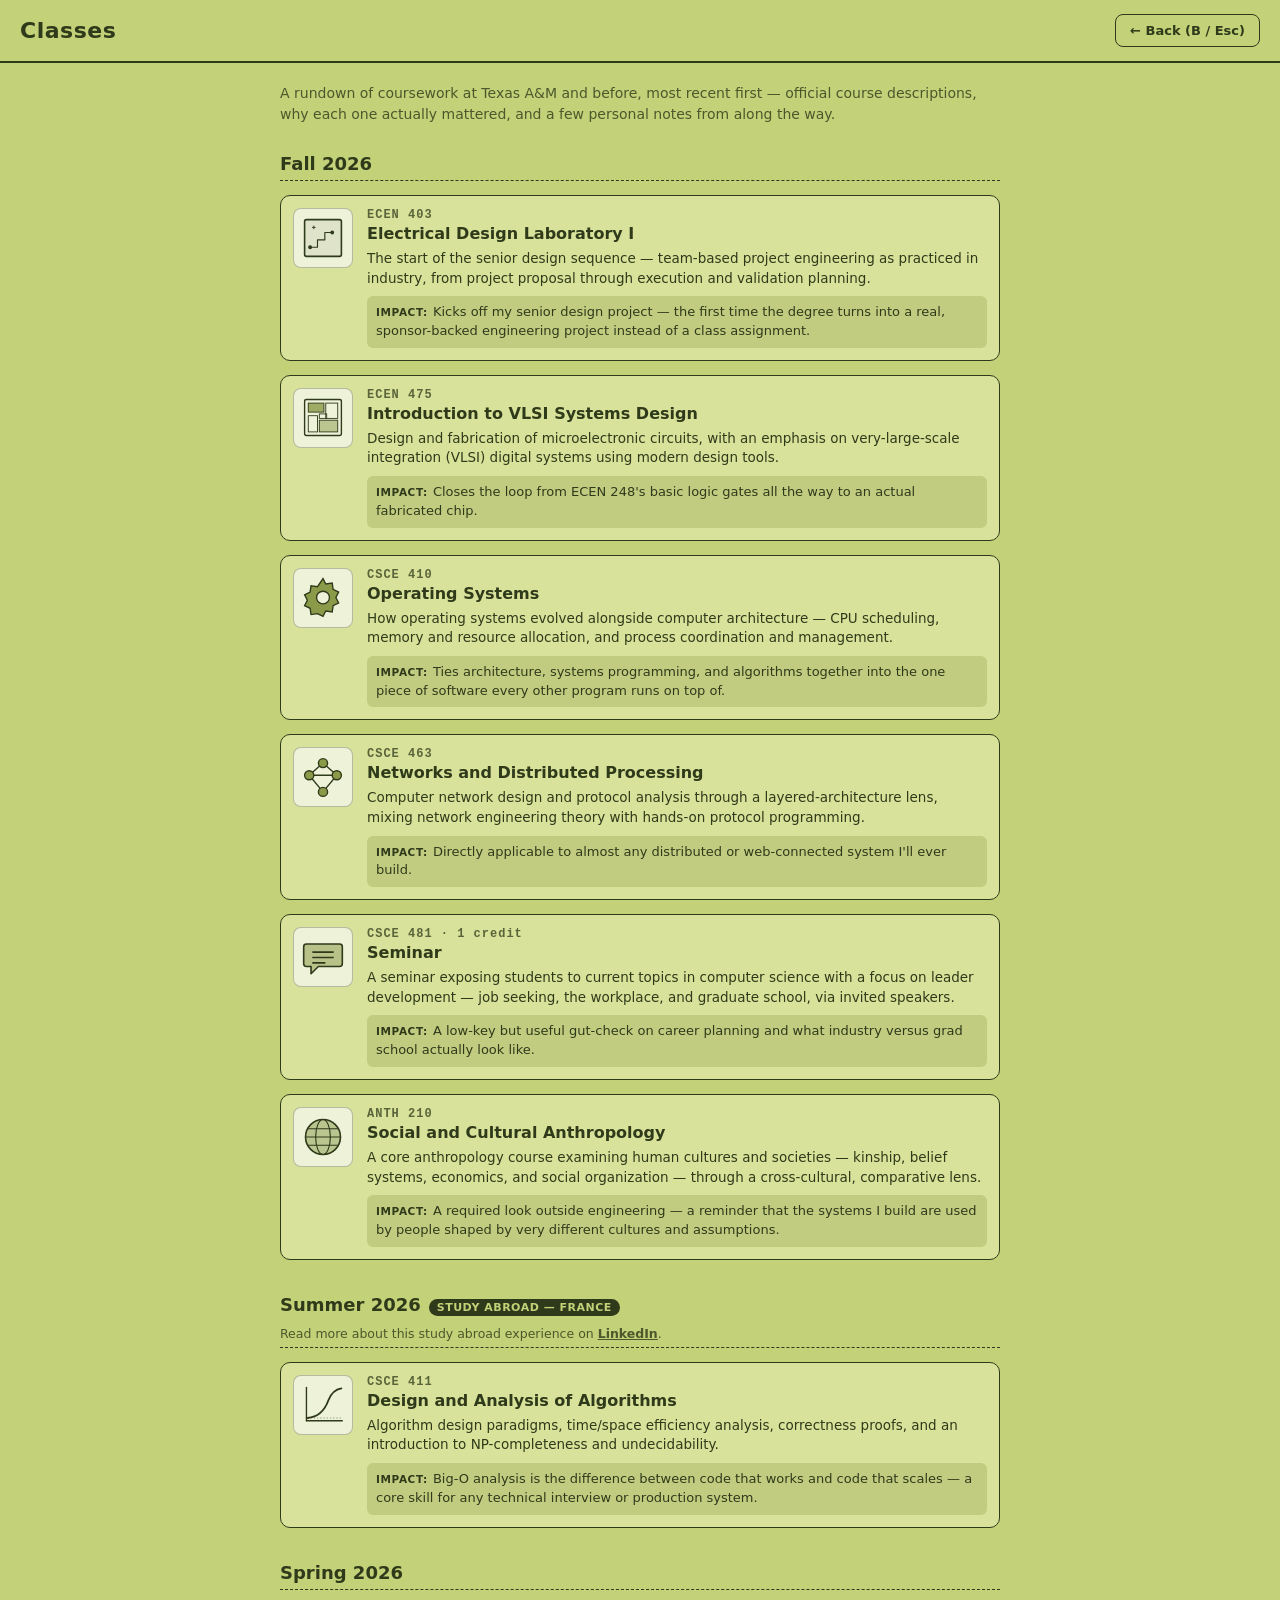
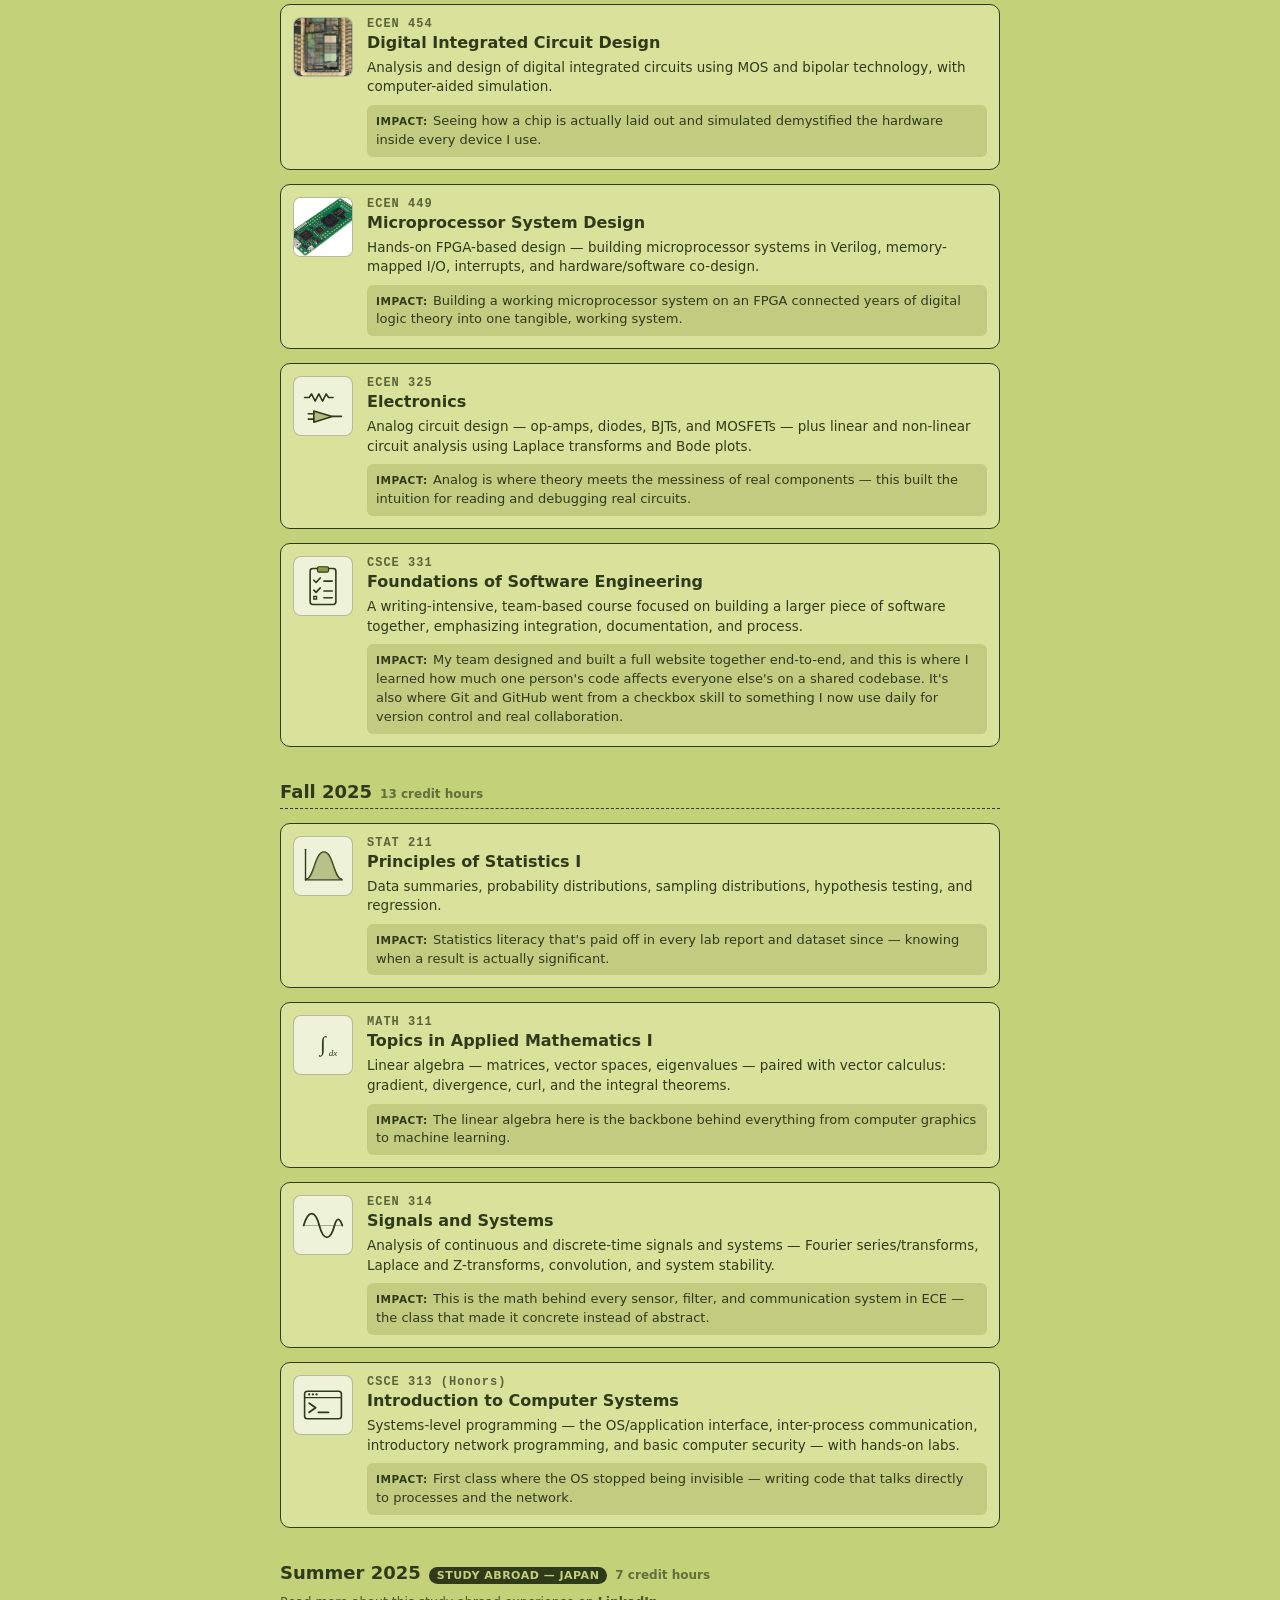
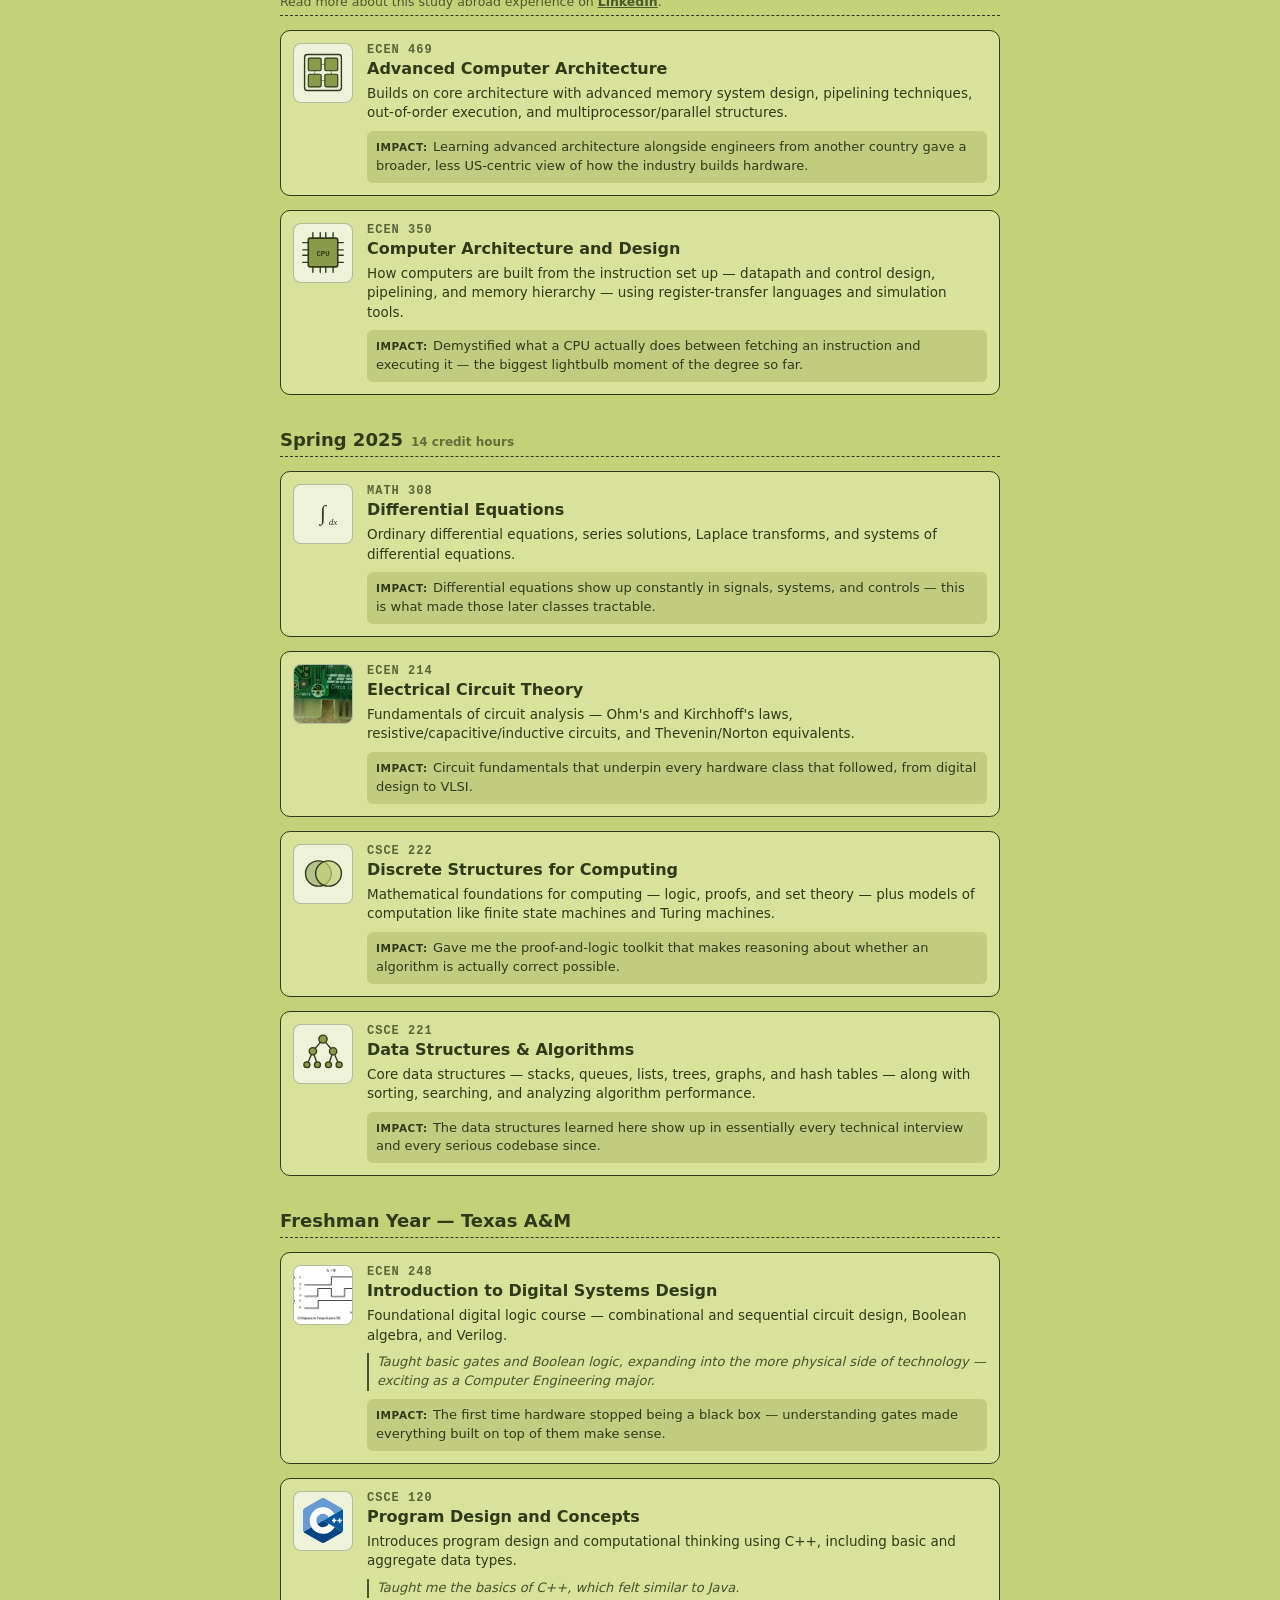
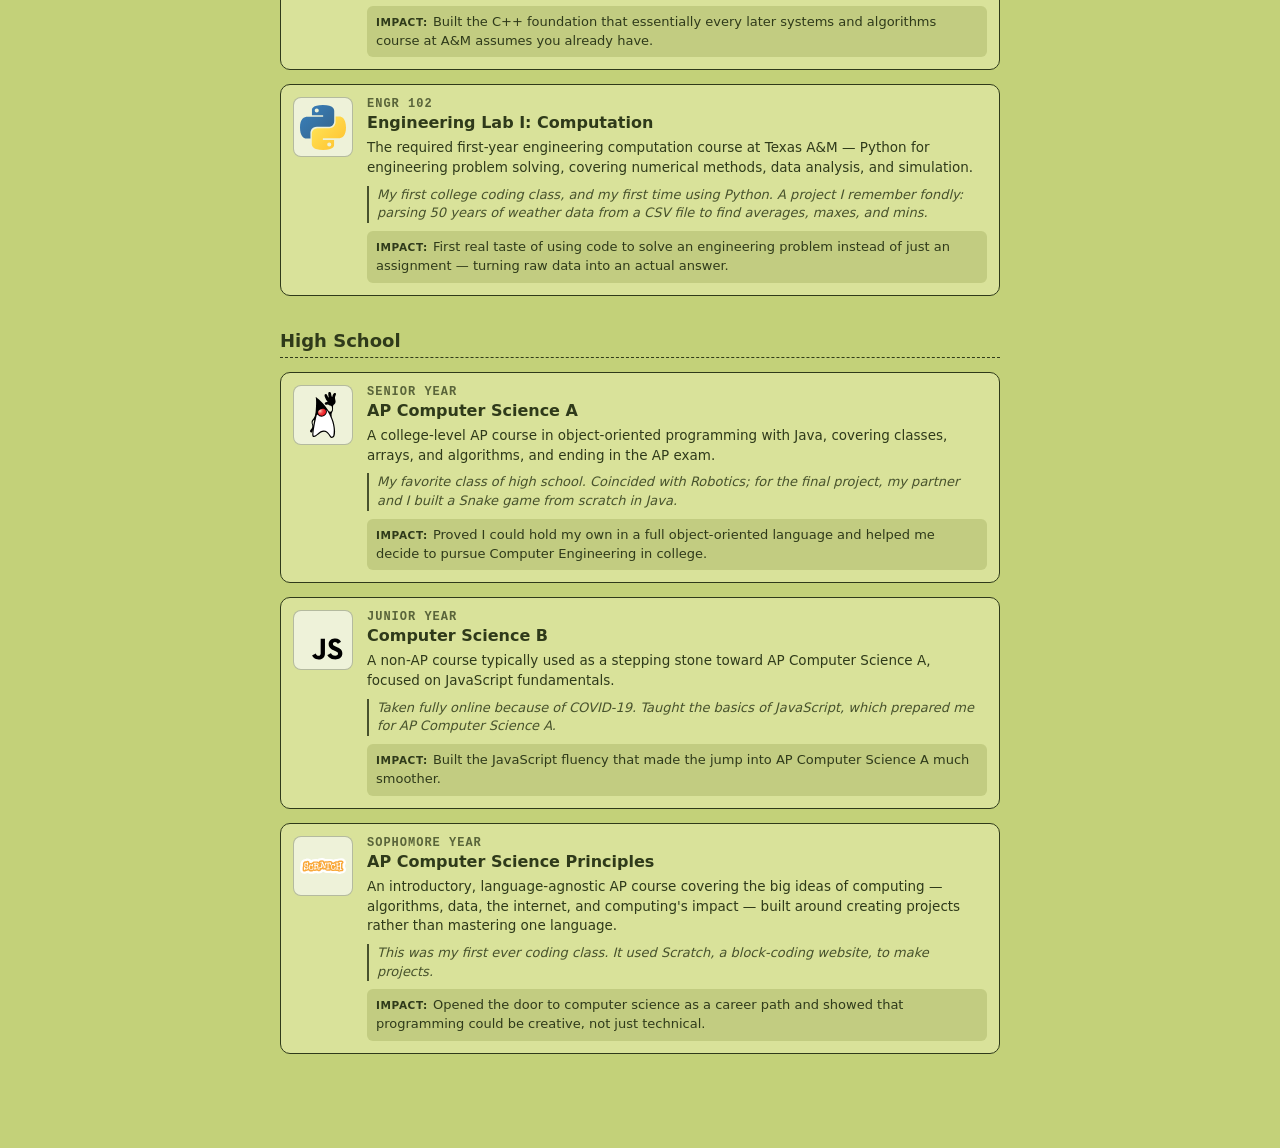
<file: handheld-console-site/classes.html>
<!doctype html>
<html lang="en">
<head>
<meta charset="utf-8">
<title>Classes</title>
<style>
  * { box-sizing: border-box; }
  html, body {
    margin: 0;
    min-height: 100%;
    background: #c3d179;
    font-family: system-ui, -apple-system, sans-serif;
    color: #2f3a1a;
  }
  body { padding-bottom: 40px; }

  .page-header {
    position: sticky;
    top: 0;
    z-index: 5;
    display: flex;
    align-items: center;
    justify-content: space-between;
    gap: 12px;
    padding: 14px 20px;
    background: #c3d179;
    border-bottom: 2px solid #2f3a1a;
  }
  .page-header h1 { margin: 0; font-size: 22px; letter-spacing: 0.5px; }
  button#backBtn {
    font: inherit;
    font-weight: 600;
    font-size: 13px;
    padding: 8px 14px;
    border-radius: 8px;
    border: 1px solid #2f3a1a;
    background: transparent;
    color: #2f3a1a;
    cursor: pointer;
    white-space: nowrap;
  }
  button#backBtn:hover { background: #2f3a1a; color: #c3d179; }

  main { max-width: 760px; margin: 0 auto; padding: 8px 20px 20px; }
  .intro { opacity: 0.8; font-size: 14px; line-height: 1.5; margin: 12px 0 28px; }

  .term {
    margin-bottom: 34px;
  }
  .term-heading {
    display: flex;
    align-items: baseline;
    flex-wrap: wrap;
    gap: 8px;
    margin: 0 0 4px;
    border-bottom: 1px dashed #2f3a1a;
    padding-bottom: 6px;
  }
  .term-heading h2 { margin: 0; font-size: 18px; }
  .term-meta { font-size: 12px; opacity: 0.65; font-weight: 600; }
  .term-badge {
    font-size: 11px;
    font-weight: 700;
    letter-spacing: 0.5px;
    text-transform: uppercase;
    background: #2f3a1a;
    color: #c3d179;
    padding: 2px 8px;
    border-radius: 999px;
  }
  .term-link {
    flex-basis: 100%;
    font-size: 12.5px;
    opacity: 0.8;
    margin: 2px 0 0;
  }
  .term-link a { color: #2f3a1a; font-weight: 700; }

  .course-grid {
    display: grid;
    grid-template-columns: 1fr;
    gap: 14px;
    margin-top: 14px;
  }
  .course-card {
    display: flex;
    gap: 14px;
    background: #d9e29a;
    border: 1px solid #2f3a1a;
    border-radius: 10px;
    padding: 12px;
  }
  .course-img-wrap {
    flex: 0 0 60px;
    width: 60px;
    height: 60px;
    border-radius: 8px;
    background: #eef2d9;
    border: 1px solid rgba(47,58,26,0.3);
    display: flex;
    align-items: center;
    justify-content: center;
    overflow: hidden;
  }
  .course-img-wrap img { max-width: 78%; max-height: 78%; object-fit: contain; }
  .course-img-wrap.photo img { width: 100%; height: 100%; object-fit: cover; max-width: 100%; max-height: 100%; }
  .course-body { flex: 1; min-width: 0; }
  .course-code {
    font-family: 'Courier New', monospace;
    font-weight: 700;
    font-size: 12px;
    letter-spacing: 1px;
    opacity: 0.75;
  }
  .course-title { margin: 2px 0 6px; font-size: 16px; }
  .course-desc { margin: 0 0 6px; font-size: 13.5px; line-height: 1.45; }
  .course-note {
    margin: 8px 0 0;
    font-size: 13px;
    line-height: 1.45;
    font-style: italic;
    opacity: 0.85;
    border-left: 2px solid #2f3a1a;
    padding-left: 8px;
  }
  .course-impact {
    margin: 8px 0 0;
    font-size: 13px;
    line-height: 1.45;
    background: rgba(138, 154, 72, 0.3);
    border-radius: 6px;
    padding: 7px 9px;
  }
  .impact-label {
    display: inline-block;
    font-weight: 800;
    text-transform: uppercase;
    font-size: 10.5px;
    letter-spacing: 0.6px;
    margin-right: 5px;
  }
</style>
</head>
<body>
<div class="page-header">
  <h1>Classes</h1>
  <button id="backBtn">&larr; Back (B / Esc)</button>
</div>

<main>
  <p class="intro">
    A rundown of coursework at Texas A&amp;M and before, most recent first — official course
    descriptions, why each one actually mattered, and a few personal notes from along the way.
  </p>

  <section class="term">
    <div class="term-heading">
      <h2>Fall 2026</h2>
    </div>
    <div class="course-grid">
      <article class="course-card">
        <div class="course-img-wrap"><img src="images/classes/blueprint.svg" alt="" onerror="this.parentElement.style.display='none'"></div>
        <div class="course-body">
          <div class="course-code">ECEN 403</div>
          <h3 class="course-title">Electrical Design Laboratory I</h3>
          <p class="course-desc">The start of the senior design sequence — team-based project engineering as practiced in industry, from project proposal through execution and validation planning.</p>
          <p class="course-impact"><span class="impact-label">Impact:</span>Kicks off my senior design project — the first time the degree turns into a real, sponsor-backed engineering project instead of a class assignment.</p>
        </div>
      </article>

      <article class="course-card">
        <div class="course-img-wrap"><img src="images/classes/vlsi-layout.svg" alt="" onerror="this.parentElement.style.display='none'"></div>
        <div class="course-body">
          <div class="course-code">ECEN 475</div>
          <h3 class="course-title">Introduction to VLSI Systems Design</h3>
          <p class="course-desc">Design and fabrication of microelectronic circuits, with an emphasis on very-large-scale integration (VLSI) digital systems using modern design tools.</p>
          <p class="course-impact"><span class="impact-label">Impact:</span>Closes the loop from ECEN 248's basic logic gates all the way to an actual fabricated chip.</p>
        </div>
      </article>

      <article class="course-card">
        <div class="course-img-wrap"><img src="images/classes/gear.svg" alt="" onerror="this.parentElement.style.display='none'"></div>
        <div class="course-body">
          <div class="course-code">CSCE 410</div>
          <h3 class="course-title">Operating Systems</h3>
          <p class="course-desc">How operating systems evolved alongside computer architecture — CPU scheduling, memory and resource allocation, and process coordination and management.</p>
          <p class="course-impact"><span class="impact-label">Impact:</span>Ties architecture, systems programming, and algorithms together into the one piece of software every other program runs on top of.</p>
        </div>
      </article>

      <article class="course-card">
        <div class="course-img-wrap"><img src="images/classes/algorithm-graph.svg" alt="" onerror="this.parentElement.style.display='none'"></div>
        <div class="course-body">
          <div class="course-code">CSCE 463</div>
          <h3 class="course-title">Networks and Distributed Processing</h3>
          <p class="course-desc">Computer network design and protocol analysis through a layered-architecture lens, mixing network engineering theory with hands-on protocol programming.</p>
          <p class="course-impact"><span class="impact-label">Impact:</span>Directly applicable to almost any distributed or web-connected system I'll ever build.</p>
        </div>
      </article>

      <article class="course-card">
        <div class="course-img-wrap"><img src="images/classes/speech-bubble.svg" alt="" onerror="this.parentElement.style.display='none'"></div>
        <div class="course-body">
          <div class="course-code">CSCE 481 &middot; 1 credit</div>
          <h3 class="course-title">Seminar</h3>
          <p class="course-desc">A seminar exposing students to current topics in computer science with a focus on leader development — job seeking, the workplace, and graduate school, via invited speakers.</p>
          <p class="course-impact"><span class="impact-label">Impact:</span>A low-key but useful gut-check on career planning and what industry versus grad school actually look like.</p>
        </div>
      </article>

      <article class="course-card">
        <div class="course-img-wrap"><img src="images/classes/globe.svg" alt="" onerror="this.parentElement.style.display='none'"></div>
        <div class="course-body">
          <div class="course-code">ANTH 210</div>
          <h3 class="course-title">Social and Cultural Anthropology</h3>
          <p class="course-desc">A core anthropology course examining human cultures and societies — kinship, belief systems, economics, and social organization — through a cross-cultural, comparative lens.</p>
          <p class="course-impact"><span class="impact-label">Impact:</span>A required look outside engineering — a reminder that the systems I build are used by people shaped by very different cultures and assumptions.</p>
        </div>
      </article>
    </div>
  </section>

  <section class="term">
    <div class="term-heading">
      <h2>Summer 2026</h2>
      <span class="term-badge">Study Abroad — France</span>
      <p class="term-link">Read more about this study abroad experience on <a href="https://www.linkedin.com/in/wyatt-voigt-b72920385/" target="_blank" rel="noopener">LinkedIn</a>.</p>
    </div>
    <div class="course-grid">
      <article class="course-card">
        <div class="course-img-wrap"><img src="images/classes/complexity-curve.svg" alt="" onerror="this.parentElement.style.display='none'"></div>
        <div class="course-body">
          <div class="course-code">CSCE 411</div>
          <h3 class="course-title">Design and Analysis of Algorithms</h3>
          <p class="course-desc">Algorithm design paradigms, time/space efficiency analysis, correctness proofs, and an introduction to NP-completeness and undecidability.</p>
          <p class="course-impact"><span class="impact-label">Impact:</span>Big-O analysis is the difference between code that works and code that scales — a core skill for any technical interview or production system.</p>
        </div>
      </article>
    </div>
  </section>

  <section class="term">
    <div class="term-heading">
      <h2>Spring 2026</h2>
    </div>
    <div class="course-grid">
      <article class="course-card">
        <div class="course-img-wrap photo"><img src="images/classes/microchip.jpg" alt="" onerror="this.parentElement.style.display='none'"></div>
        <div class="course-body">
          <div class="course-code">ECEN 454</div>
          <h3 class="course-title">Digital Integrated Circuit Design</h3>
          <p class="course-desc">Analysis and design of digital integrated circuits using MOS and bipolar technology, with computer-aided simulation.</p>
          <p class="course-impact"><span class="impact-label">Impact:</span>Seeing how a chip is actually laid out and simulated demystified the hardware inside every device I use.</p>
        </div>
      </article>

      <article class="course-card">
        <div class="course-img-wrap photo"><img src="images/classes/fpga-board.jpg" alt="" onerror="this.parentElement.style.display='none'"></div>
        <div class="course-body">
          <div class="course-code">ECEN 449</div>
          <h3 class="course-title">Microprocessor System Design</h3>
          <p class="course-desc">Hands-on FPGA-based design — building microprocessor systems in Verilog, memory-mapped I/O, interrupts, and hardware/software co-design.</p>
          <p class="course-impact"><span class="impact-label">Impact:</span>Building a working microprocessor system on an FPGA connected years of digital logic theory into one tangible, working system.</p>
        </div>
      </article>

      <article class="course-card">
        <div class="course-img-wrap"><img src="images/classes/resistor-opamp.svg" alt="" onerror="this.parentElement.style.display='none'"></div>
        <div class="course-body">
          <div class="course-code">ECEN 325</div>
          <h3 class="course-title">Electronics</h3>
          <p class="course-desc">Analog circuit design — op-amps, diodes, BJTs, and MOSFETs — plus linear and non-linear circuit analysis using Laplace transforms and Bode plots.</p>
          <p class="course-impact"><span class="impact-label">Impact:</span>Analog is where theory meets the messiness of real components — this built the intuition for reading and debugging real circuits.</p>
        </div>
      </article>

      <article class="course-card">
        <div class="course-img-wrap"><img src="images/classes/checklist.svg" alt="" onerror="this.parentElement.style.display='none'"></div>
        <div class="course-body">
          <div class="course-code">CSCE 331</div>
          <h3 class="course-title">Foundations of Software Engineering</h3>
          <p class="course-desc">A writing-intensive, team-based course focused on building a larger piece of software together, emphasizing integration, documentation, and process.</p>
          <p class="course-impact"><span class="impact-label">Impact:</span>My team designed and built a full website together end-to-end, and this is where I learned how much one person's code affects everyone else's on a shared codebase. It's also where Git and GitHub went from a checkbox skill to something I now use daily for version control and real collaboration.</p>
        </div>
      </article>
    </div>
  </section>

  <section class="term">
    <div class="term-heading">
      <h2>Fall 2025</h2>
      <span class="term-meta">13 credit hours</span>
    </div>
    <div class="course-grid">
      <article class="course-card">
        <div class="course-img-wrap"><img src="images/classes/statistics-chart.svg" alt="" onerror="this.parentElement.style.display='none'"></div>
        <div class="course-body">
          <div class="course-code">STAT 211</div>
          <h3 class="course-title">Principles of Statistics I</h3>
          <p class="course-desc">Data summaries, probability distributions, sampling distributions, hypothesis testing, and regression.</p>
          <p class="course-impact"><span class="impact-label">Impact:</span>Statistics literacy that's paid off in every lab report and dataset since — knowing when a result is actually significant.</p>
        </div>
      </article>

      <article class="course-card">
        <div class="course-img-wrap"><img src="images/classes/math-equations.svg" alt="" onerror="this.parentElement.style.display='none'"></div>
        <div class="course-body">
          <div class="course-code">MATH 311</div>
          <h3 class="course-title">Topics in Applied Mathematics I</h3>
          <p class="course-desc">Linear algebra — matrices, vector spaces, eigenvalues — paired with vector calculus: gradient, divergence, curl, and the integral theorems.</p>
          <p class="course-impact"><span class="impact-label">Impact:</span>The linear algebra here is the backbone behind everything from computer graphics to machine learning.</p>
        </div>
      </article>

      <article class="course-card">
        <div class="course-img-wrap"><img src="images/classes/sine-wave.svg" alt="" onerror="this.parentElement.style.display='none'"></div>
        <div class="course-body">
          <div class="course-code">ECEN 314</div>
          <h3 class="course-title">Signals and Systems</h3>
          <p class="course-desc">Analysis of continuous and discrete-time signals and systems — Fourier series/transforms, Laplace and Z-transforms, convolution, and system stability.</p>
          <p class="course-impact"><span class="impact-label">Impact:</span>This is the math behind every sensor, filter, and communication system in ECE — the class that made it concrete instead of abstract.</p>
        </div>
      </article>

      <article class="course-card">
        <div class="course-img-wrap"><img src="images/classes/terminal.svg" alt="" onerror="this.parentElement.style.display='none'"></div>
        <div class="course-body">
          <div class="course-code">CSCE 313 (Honors)</div>
          <h3 class="course-title">Introduction to Computer Systems</h3>
          <p class="course-desc">Systems-level programming — the OS/application interface, inter-process communication, introductory network programming, and basic computer security — with hands-on labs.</p>
          <p class="course-impact"><span class="impact-label">Impact:</span>First class where the OS stopped being invisible — writing code that talks directly to processes and the network.</p>
        </div>
      </article>
    </div>
  </section>

  <section class="term">
    <div class="term-heading">
      <h2>Summer 2025</h2>
      <span class="term-badge">Study Abroad — Japan</span>
      <span class="term-meta">7 credit hours</span>
      <p class="term-link">Read more about this study abroad experience on <a href="https://www.linkedin.com/in/wyatt-voigt-b72920385/" target="_blank" rel="noopener">LinkedIn</a>.</p>
    </div>
    <div class="course-grid">
      <article class="course-card">
        <div class="course-img-wrap"><img src="images/classes/multicore-grid.svg" alt="" onerror="this.parentElement.style.display='none'"></div>
        <div class="course-body">
          <div class="course-code">ECEN 469</div>
          <h3 class="course-title">Advanced Computer Architecture</h3>
          <p class="course-desc">Builds on core architecture with advanced memory system design, pipelining techniques, out-of-order execution, and multiprocessor/parallel structures.</p>
          <p class="course-impact"><span class="impact-label">Impact:</span>Learning advanced architecture alongside engineers from another country gave a broader, less US-centric view of how the industry builds hardware.</p>
        </div>
      </article>

      <article class="course-card">
        <div class="course-img-wrap"><img src="images/classes/cpu-chip.svg" alt="" onerror="this.parentElement.style.display='none'"></div>
        <div class="course-body">
          <div class="course-code">ECEN 350</div>
          <h3 class="course-title">Computer Architecture and Design</h3>
          <p class="course-desc">How computers are built from the instruction set up — datapath and control design, pipelining, and memory hierarchy — using register-transfer languages and simulation tools.</p>
          <p class="course-impact"><span class="impact-label">Impact:</span>Demystified what a CPU actually does between fetching an instruction and executing it — the biggest lightbulb moment of the degree so far.</p>
        </div>
      </article>
    </div>
  </section>

  <section class="term">
    <div class="term-heading">
      <h2>Spring 2025</h2>
      <span class="term-meta">14 credit hours</span>
    </div>
    <div class="course-grid">
      <article class="course-card">
        <div class="course-img-wrap"><img src="images/classes/math-equations.svg" alt="" onerror="this.parentElement.style.display='none'"></div>
        <div class="course-body">
          <div class="course-code">MATH 308</div>
          <h3 class="course-title">Differential Equations</h3>
          <p class="course-desc">Ordinary differential equations, series solutions, Laplace transforms, and systems of differential equations.</p>
          <p class="course-impact"><span class="impact-label">Impact:</span>Differential equations show up constantly in signals, systems, and controls — this is what made those later classes tractable.</p>
        </div>
      </article>

      <article class="course-card">
        <div class="course-img-wrap photo"><img src="images/classes/circuit-board.jpg" alt="" onerror="this.parentElement.style.display='none'"></div>
        <div class="course-body">
          <div class="course-code">ECEN 214</div>
          <h3 class="course-title">Electrical Circuit Theory</h3>
          <p class="course-desc">Fundamentals of circuit analysis — Ohm's and Kirchhoff's laws, resistive/capacitive/inductive circuits, and Thevenin/Norton equivalents.</p>
          <p class="course-impact"><span class="impact-label">Impact:</span>Circuit fundamentals that underpin every hardware class that followed, from digital design to VLSI.</p>
        </div>
      </article>

      <article class="course-card">
        <div class="course-img-wrap"><img src="images/classes/venn-diagram.svg" alt="" onerror="this.parentElement.style.display='none'"></div>
        <div class="course-body">
          <div class="course-code">CSCE 222</div>
          <h3 class="course-title">Discrete Structures for Computing</h3>
          <p class="course-desc">Mathematical foundations for computing — logic, proofs, and set theory — plus models of computation like finite state machines and Turing machines.</p>
          <p class="course-impact"><span class="impact-label">Impact:</span>Gave me the proof-and-logic toolkit that makes reasoning about whether an algorithm is actually correct possible.</p>
        </div>
      </article>

      <article class="course-card">
        <div class="course-img-wrap"><img src="images/classes/binary-tree.svg" alt="" onerror="this.parentElement.style.display='none'"></div>
        <div class="course-body">
          <div class="course-code">CSCE 221</div>
          <h3 class="course-title">Data Structures &amp; Algorithms</h3>
          <p class="course-desc">Core data structures — stacks, queues, lists, trees, graphs, and hash tables — along with sorting, searching, and analyzing algorithm performance.</p>
          <p class="course-impact"><span class="impact-label">Impact:</span>The data structures learned here show up in essentially every technical interview and every serious codebase since.</p>
        </div>
      </article>
    </div>
  </section>

  <section class="term">
    <div class="term-heading">
      <h2>Freshman Year — Texas A&amp;M</h2>
    </div>
    <div class="course-grid">
      <article class="course-card">
        <div class="course-img-wrap photo"><img src="images/classes/logic-gates.jpg" alt="" onerror="this.parentElement.style.display='none'"></div>
        <div class="course-body">
          <div class="course-code">ECEN 248</div>
          <h3 class="course-title">Introduction to Digital Systems Design</h3>
          <p class="course-desc">Foundational digital logic course — combinational and sequential circuit design, Boolean algebra, and Verilog.</p>
          <p class="course-note">Taught basic gates and Boolean logic, expanding into the more physical side of technology — exciting as a Computer Engineering major.</p>
          <p class="course-impact"><span class="impact-label">Impact:</span>The first time hardware stopped being a black box — understanding gates made everything built on top of them make sense.</p>
        </div>
      </article>

      <article class="course-card">
        <div class="course-img-wrap"><img src="images/classes/cpp-logo.svg" alt="" onerror="this.parentElement.style.display='none'"></div>
        <div class="course-body">
          <div class="course-code">CSCE 120</div>
          <h3 class="course-title">Program Design and Concepts</h3>
          <p class="course-desc">Introduces program design and computational thinking using C++, including basic and aggregate data types.</p>
          <p class="course-note">Taught me the basics of C++, which felt similar to Java.</p>
          <p class="course-impact"><span class="impact-label">Impact:</span>Built the C++ foundation that essentially every later systems and algorithms course at A&amp;M assumes you already have.</p>
        </div>
      </article>

      <article class="course-card">
        <div class="course-img-wrap"><img src="images/classes/python-logo.svg" alt="" onerror="this.parentElement.style.display='none'"></div>
        <div class="course-body">
          <div class="course-code">ENGR 102</div>
          <h3 class="course-title">Engineering Lab I: Computation</h3>
          <p class="course-desc">The required first-year engineering computation course at Texas A&amp;M — Python for engineering problem solving, covering numerical methods, data analysis, and simulation.</p>
          <p class="course-note">My first college coding class, and my first time using Python. A project I remember fondly: parsing 50 years of weather data from a CSV file to find averages, maxes, and mins.</p>
          <p class="course-impact"><span class="impact-label">Impact:</span>First real taste of using code to solve an engineering problem instead of just an assignment — turning raw data into an actual answer.</p>
        </div>
      </article>
    </div>
  </section>

  <section class="term">
    <div class="term-heading">
      <h2>High School</h2>
    </div>
    <div class="course-grid">
      <article class="course-card">
        <div class="course-img-wrap"><img src="images/classes/java-logo.svg" alt="" onerror="this.parentElement.style.display='none'"></div>
        <div class="course-body">
          <div class="course-code">SENIOR YEAR</div>
          <h3 class="course-title">AP Computer Science A</h3>
          <p class="course-desc">A college-level AP course in object-oriented programming with Java, covering classes, arrays, and algorithms, and ending in the AP exam.</p>
          <p class="course-note">My favorite class of high school. Coincided with Robotics; for the final project, my partner and I built a Snake game from scratch in Java.</p>
          <p class="course-impact"><span class="impact-label">Impact:</span>Proved I could hold my own in a full object-oriented language and helped me decide to pursue Computer Engineering in college.</p>
        </div>
      </article>

      <article class="course-card">
        <div class="course-img-wrap"><img src="images/classes/javascript-logo.svg" alt="" onerror="this.parentElement.style.display='none'"></div>
        <div class="course-body">
          <div class="course-code">JUNIOR YEAR</div>
          <h3 class="course-title">Computer Science B</h3>
          <p class="course-desc">A non-AP course typically used as a stepping stone toward AP Computer Science A, focused on JavaScript fundamentals.</p>
          <p class="course-note">Taken fully online because of COVID-19. Taught the basics of JavaScript, which prepared me for AP Computer Science A.</p>
          <p class="course-impact"><span class="impact-label">Impact:</span>Built the JavaScript fluency that made the jump into AP Computer Science A much smoother.</p>
        </div>
      </article>

      <article class="course-card">
        <div class="course-img-wrap"><img src="images/classes/scratch-logo.svg" alt="" onerror="this.parentElement.style.display='none'"></div>
        <div class="course-body">
          <div class="course-code">SOPHOMORE YEAR</div>
          <h3 class="course-title">AP Computer Science Principles</h3>
          <p class="course-desc">An introductory, language-agnostic AP course covering the big ideas of computing — algorithms, data, the internet, and computing's impact — built around creating projects rather than mastering one language.</p>
          <p class="course-note">This was my first ever coding class. It used Scratch, a block-coding website, to make projects.</p>
          <p class="course-impact"><span class="impact-label">Impact:</span>Opened the door to computer science as a career path and showed that programming could be creative, not just technical.</p>
        </div>
      </article>
    </div>
  </section>
</main>

<script>
  function goBack() {
    if (window.parent && window.parent.__gbGoBack) window.parent.__gbGoBack();
  }
  document.getElementById('backBtn').addEventListener('click', goBack);
  document.addEventListener('keydown', function (e) {
    var k = e.key.toLowerCase();
    if (k === 'escape' || k === 'backspace' || k === 'b') goBack();
  });
</script>
</body>
</html>
</file>
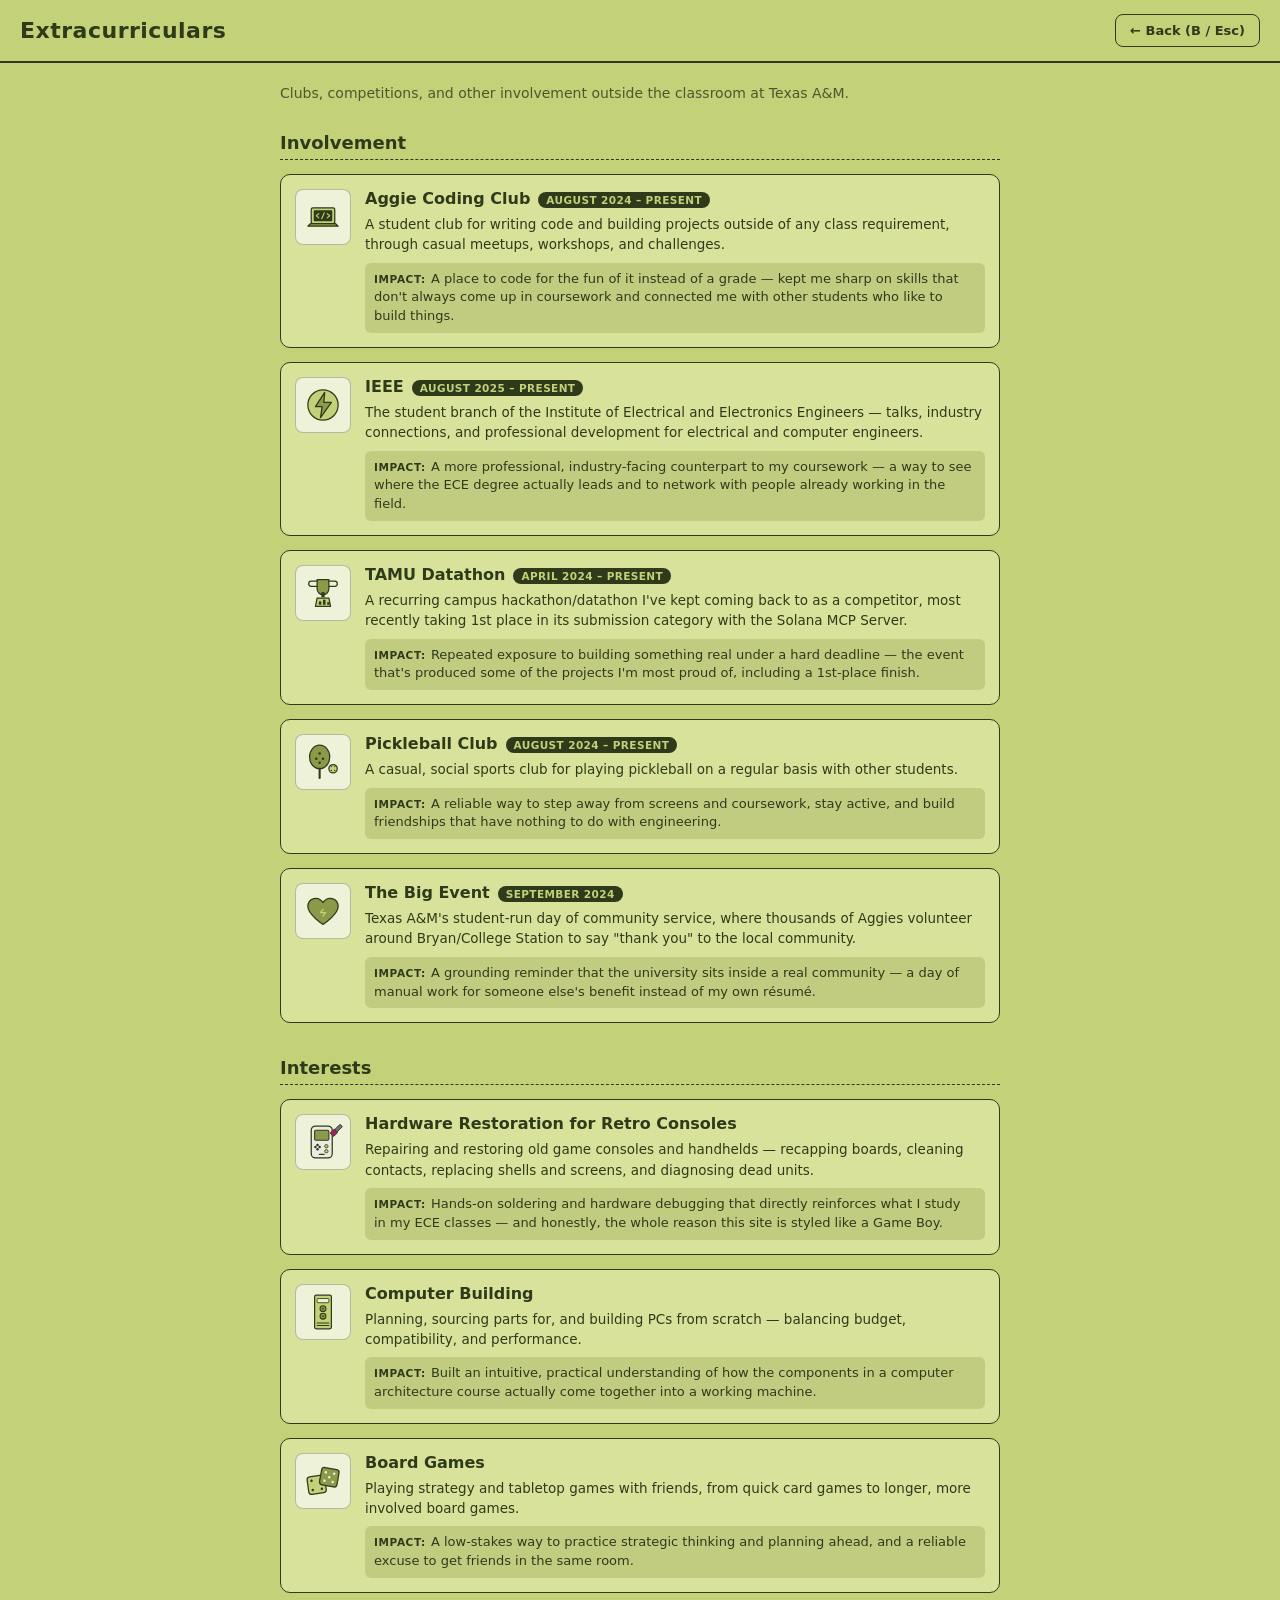
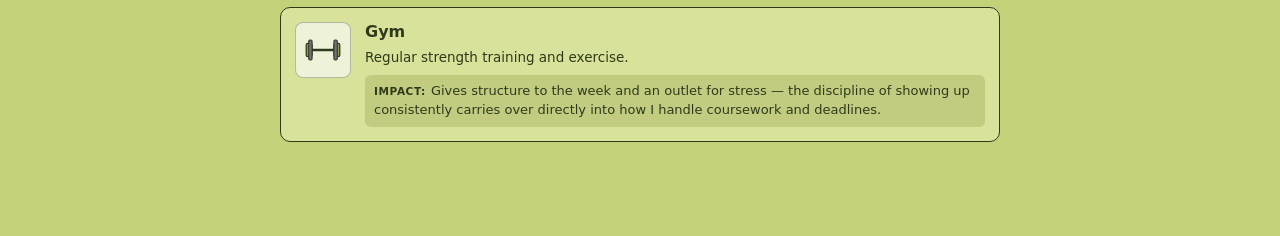
<file: handheld-console-site/extracurriculars.html>
<!doctype html>
<html lang="en">
<head>
<meta charset="utf-8">
<title>Extracurriculars</title>
<style>
  * { box-sizing: border-box; }
  html, body {
    margin: 0;
    min-height: 100%;
    background: #c3d179;
    font-family: system-ui, -apple-system, sans-serif;
    color: #2f3a1a;
  }
  body { padding-bottom: 40px; }

  .page-header {
    position: sticky;
    top: 0;
    z-index: 5;
    display: flex;
    align-items: center;
    justify-content: space-between;
    gap: 12px;
    padding: 14px 20px;
    background: #c3d179;
    border-bottom: 2px solid #2f3a1a;
  }
  .page-header h1 { margin: 0; font-size: 22px; letter-spacing: 0.5px; }
  button#backBtn {
    font: inherit;
    font-weight: 600;
    font-size: 13px;
    padding: 8px 14px;
    border-radius: 8px;
    border: 1px solid #2f3a1a;
    background: transparent;
    color: #2f3a1a;
    cursor: pointer;
    white-space: nowrap;
  }
  button#backBtn:hover { background: #2f3a1a; color: #c3d179; }

  main { max-width: 760px; margin: 0 auto; padding: 8px 20px 20px; }
  .intro { opacity: 0.8; font-size: 14px; line-height: 1.5; margin: 12px 0 28px; }

  .section-heading {
    margin: 0 0 14px;
    font-size: 18px;
    border-bottom: 1px dashed #2f3a1a;
    padding-bottom: 6px;
  }
  section.group { margin-bottom: 34px; }

  .activity-grid {
    display: grid;
    grid-template-columns: 1fr;
    gap: 14px;
  }
  .activity-card {
    display: flex;
    gap: 14px;
    background: #d9e29a;
    border: 1px solid #2f3a1a;
    border-radius: 10px;
    padding: 14px;
  }
  .activity-img-wrap {
    flex: 0 0 56px;
    width: 56px;
    height: 56px;
    border-radius: 8px;
    background: #eef2d9;
    border: 1px solid rgba(47,58,26,0.3);
    display: flex;
    align-items: center;
    justify-content: center;
    overflow: hidden;
  }
  .activity-img-wrap img { max-width: 78%; max-height: 78%; object-fit: contain; }
  .activity-body { flex: 1; min-width: 0; }
  .activity-title-row {
    display: flex;
    align-items: baseline;
    flex-wrap: wrap;
    gap: 8px;
    margin-bottom: 6px;
  }
  .activity-title { margin: 0; font-size: 16px; }
  .activity-badge {
    font-size: 10.5px;
    font-weight: 700;
    letter-spacing: 0.4px;
    text-transform: uppercase;
    background: #2f3a1a;
    color: #c3d179;
    padding: 2px 8px;
    border-radius: 999px;
  }
  .activity-desc { margin: 0 0 6px; font-size: 13.5px; line-height: 1.5; }
  .activity-impact {
    margin: 8px 0 0;
    font-size: 13px;
    line-height: 1.45;
    background: rgba(138, 154, 72, 0.3);
    border-radius: 6px;
    padding: 7px 9px;
  }
  .impact-label {
    display: inline-block;
    font-weight: 800;
    text-transform: uppercase;
    font-size: 10.5px;
    letter-spacing: 0.6px;
    margin-right: 5px;
  }
</style>
</head>
<body>
<div class="page-header">
  <h1>Extracurriculars</h1>
  <button id="backBtn">&larr; Back (B / Esc)</button>
</div>

<main>
  <p class="intro">
    Clubs, competitions, and other involvement outside the classroom at Texas A&amp;M.
  </p>

  <section class="group">
    <h2 class="section-heading">Involvement</h2>
    <div class="activity-grid">

      <article class="activity-card">
        <div class="activity-img-wrap"><img src="images/extracurriculars/laptop-code.svg" alt="" onerror="this.parentElement.style.display='none'"></div>
        <div class="activity-body">
          <div class="activity-title-row">
            <h3 class="activity-title">Aggie Coding Club</h3>
            <span class="activity-badge">August 2024 &ndash; Present</span>
          </div>
          <p class="activity-desc">A student club for writing code and building projects outside of any class requirement, through casual meetups, workshops, and challenges.</p>
          <p class="activity-impact"><span class="impact-label">Impact:</span>A place to code for the fun of it instead of a grade — kept me sharp on skills that don't always come up in coursework and connected me with other students who like to build things.</p>
        </div>
      </article>

      <article class="activity-card">
        <div class="activity-img-wrap"><img src="images/extracurriculars/circuit-bolt.svg" alt="" onerror="this.parentElement.style.display='none'"></div>
        <div class="activity-body">
          <div class="activity-title-row">
            <h3 class="activity-title">IEEE</h3>
            <span class="activity-badge">August 2025 &ndash; Present</span>
          </div>
          <p class="activity-desc">The student branch of the Institute of Electrical and Electronics Engineers — talks, industry connections, and professional development for electrical and computer engineers.</p>
          <p class="activity-impact"><span class="impact-label">Impact:</span>A more professional, industry-facing counterpart to my coursework — a way to see where the ECE degree actually leads and to network with people already working in the field.</p>
        </div>
      </article>

      <article class="activity-card">
        <div class="activity-img-wrap"><img src="images/extracurriculars/trophy-data.svg" alt="" onerror="this.parentElement.style.display='none'"></div>
        <div class="activity-body">
          <div class="activity-title-row">
            <h3 class="activity-title">TAMU Datathon</h3>
            <span class="activity-badge">April 2024 &ndash; Present</span>
          </div>
          <p class="activity-desc">A recurring campus hackathon/datathon I've kept coming back to as a competitor, most recently taking 1st place in its submission category with the Solana MCP Server.</p>
          <p class="activity-impact"><span class="impact-label">Impact:</span>Repeated exposure to building something real under a hard deadline — the event that's produced some of the projects I'm most proud of, including a 1st-place finish.</p>
        </div>
      </article>

      <article class="activity-card">
        <div class="activity-img-wrap"><img src="images/extracurriculars/pickleball.svg" alt="" onerror="this.parentElement.style.display='none'"></div>
        <div class="activity-body">
          <div class="activity-title-row">
            <h3 class="activity-title">Pickleball Club</h3>
            <span class="activity-badge">August 2024 &ndash; Present</span>
          </div>
          <p class="activity-desc">A casual, social sports club for playing pickleball on a regular basis with other students.</p>
          <p class="activity-impact"><span class="impact-label">Impact:</span>A reliable way to step away from screens and coursework, stay active, and build friendships that have nothing to do with engineering.</p>
        </div>
      </article>

      <article class="activity-card">
        <div class="activity-img-wrap"><img src="images/extracurriculars/helping-hands.svg" alt="" onerror="this.parentElement.style.display='none'"></div>
        <div class="activity-body">
          <div class="activity-title-row">
            <h3 class="activity-title">The Big Event</h3>
            <span class="activity-badge">September 2024</span>
          </div>
          <p class="activity-desc">Texas A&amp;M's student-run day of community service, where thousands of Aggies volunteer around Bryan/College Station to say "thank you" to the local community.</p>
          <p class="activity-impact"><span class="impact-label">Impact:</span>A grounding reminder that the university sits inside a real community — a day of manual work for someone else's benefit instead of my own résumé.</p>
        </div>
      </article>

    </div>
  </section>

  <section class="group">
    <h2 class="section-heading">Interests</h2>
    <div class="activity-grid">

      <article class="activity-card">
        <div class="activity-img-wrap"><img src="images/extracurriculars/retro-console.svg" alt="" onerror="this.parentElement.style.display='none'"></div>
        <div class="activity-body">
          <div class="activity-title-row">
            <h3 class="activity-title">Hardware Restoration for Retro Consoles</h3>
          </div>
          <p class="activity-desc">Repairing and restoring old game consoles and handhelds — recapping boards, cleaning contacts, replacing shells and screens, and diagnosing dead units.</p>
          <p class="activity-impact"><span class="impact-label">Impact:</span>Hands-on soldering and hardware debugging that directly reinforces what I study in my ECE classes — and honestly, the whole reason this site is styled like a Game Boy.</p>
        </div>
      </article>

      <article class="activity-card">
        <div class="activity-img-wrap"><img src="images/extracurriculars/pc-tower.svg" alt="" onerror="this.parentElement.style.display='none'"></div>
        <div class="activity-body">
          <div class="activity-title-row">
            <h3 class="activity-title">Computer Building</h3>
          </div>
          <p class="activity-desc">Planning, sourcing parts for, and building PCs from scratch — balancing budget, compatibility, and performance.</p>
          <p class="activity-impact"><span class="impact-label">Impact:</span>Built an intuitive, practical understanding of how the components in a computer architecture course actually come together into a working machine.</p>
        </div>
      </article>

      <article class="activity-card">
        <div class="activity-img-wrap"><img src="images/extracurriculars/dice.svg" alt="" onerror="this.parentElement.style.display='none'"></div>
        <div class="activity-body">
          <div class="activity-title-row">
            <h3 class="activity-title">Board Games</h3>
          </div>
          <p class="activity-desc">Playing strategy and tabletop games with friends, from quick card games to longer, more involved board games.</p>
          <p class="activity-impact"><span class="impact-label">Impact:</span>A low-stakes way to practice strategic thinking and planning ahead, and a reliable excuse to get friends in the same room.</p>
        </div>
      </article>

      <article class="activity-card">
        <div class="activity-img-wrap"><img src="images/extracurriculars/dumbbell.svg" alt="" onerror="this.parentElement.style.display='none'"></div>
        <div class="activity-body">
          <div class="activity-title-row">
            <h3 class="activity-title">Gym</h3>
          </div>
          <p class="activity-desc">Regular strength training and exercise.</p>
          <p class="activity-impact"><span class="impact-label">Impact:</span>Gives structure to the week and an outlet for stress — the discipline of showing up consistently carries over directly into how I handle coursework and deadlines.</p>
        </div>
      </article>

    </div>
  </section>
</main>

<script>
  function goBack() {
    if (window.parent && window.parent.__gbGoBack) window.parent.__gbGoBack();
  }
  document.getElementById('backBtn').addEventListener('click', goBack);
  document.addEventListener('keydown', function (e) {
    var k = e.key.toLowerCase();
    if (k === 'escape' || k === 'backspace' || k === 'b') goBack();
  });
</script>
</body>
</html>
</file>
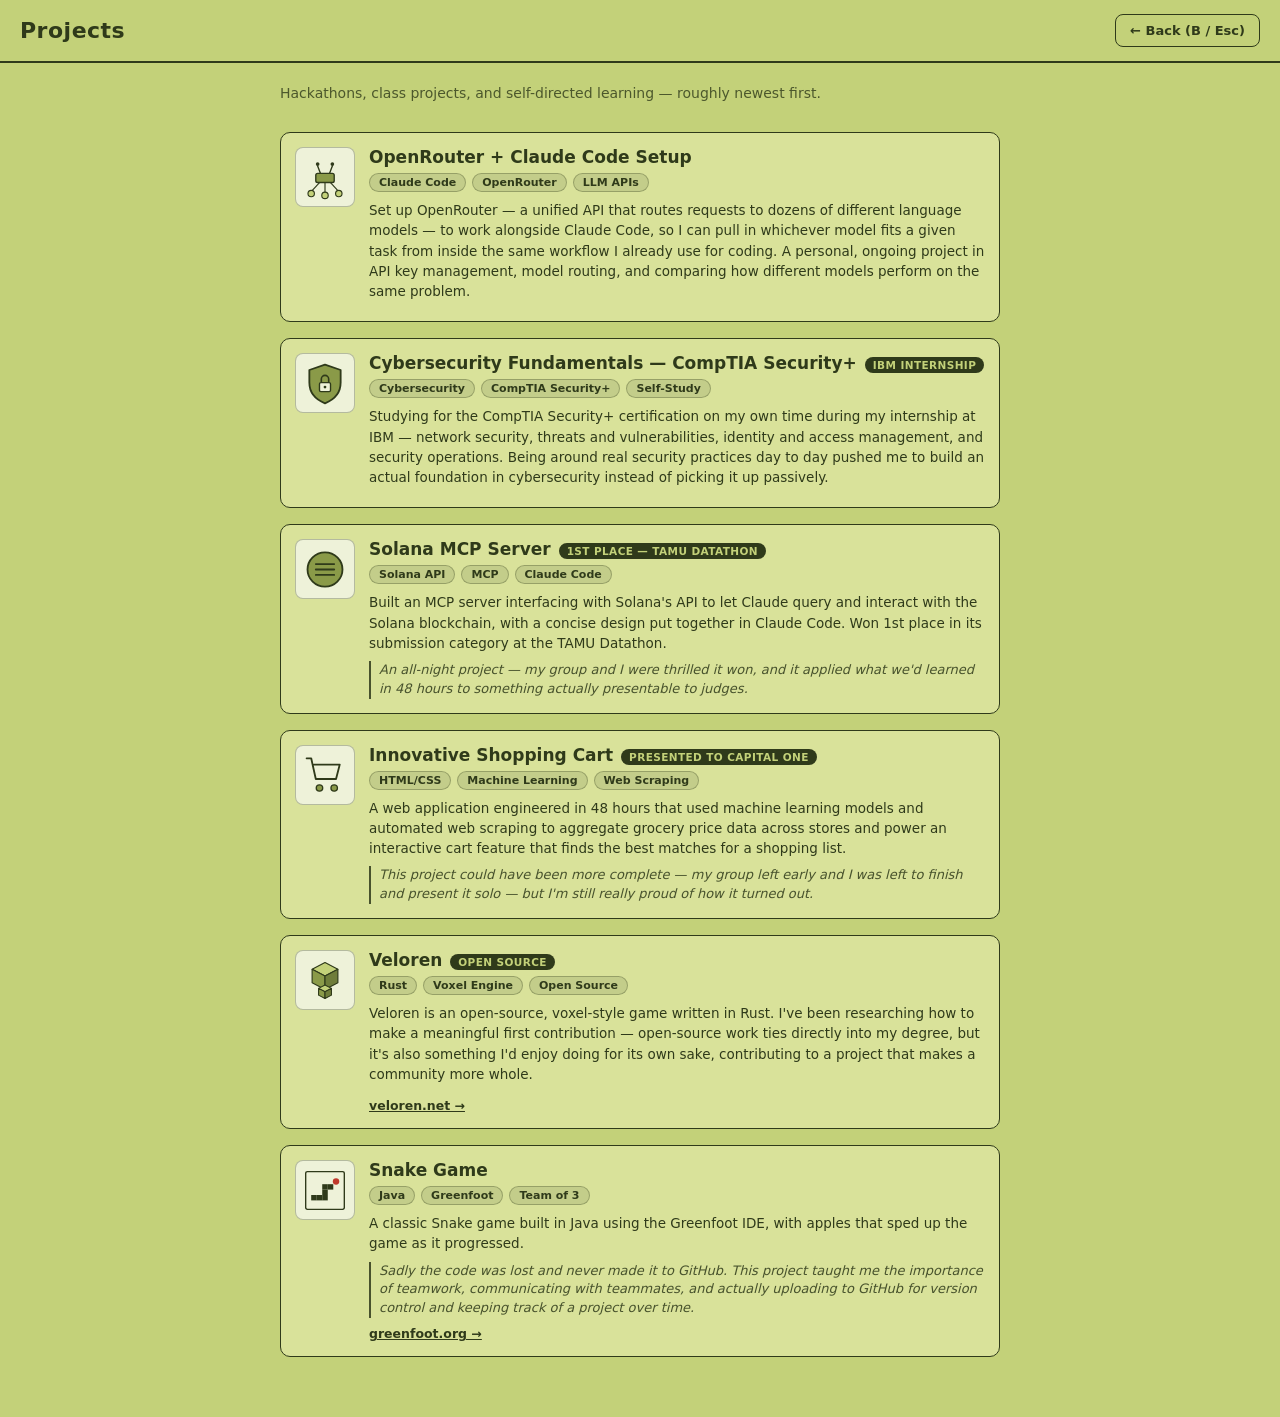
<file: handheld-console-site/projects.html>
<!doctype html>
<html lang="en">
<head>
<meta charset="utf-8">
<title>Projects</title>
<style>
  * { box-sizing: border-box; }
  html, body {
    margin: 0;
    min-height: 100%;
    background: #c3d179;
    font-family: system-ui, -apple-system, sans-serif;
    color: #2f3a1a;
  }
  body { padding-bottom: 40px; }

  .page-header {
    position: sticky;
    top: 0;
    z-index: 5;
    display: flex;
    align-items: center;
    justify-content: space-between;
    gap: 12px;
    padding: 14px 20px;
    background: #c3d179;
    border-bottom: 2px solid #2f3a1a;
  }
  .page-header h1 { margin: 0; font-size: 22px; letter-spacing: 0.5px; }
  button#backBtn {
    font: inherit;
    font-weight: 600;
    font-size: 13px;
    padding: 8px 14px;
    border-radius: 8px;
    border: 1px solid #2f3a1a;
    background: transparent;
    color: #2f3a1a;
    cursor: pointer;
    white-space: nowrap;
  }
  button#backBtn:hover { background: #2f3a1a; color: #c3d179; }

  main { max-width: 760px; margin: 0 auto; padding: 8px 20px 20px; }
  .intro { opacity: 0.8; font-size: 14px; line-height: 1.5; margin: 12px 0 28px; }

  .project-grid {
    display: grid;
    grid-template-columns: 1fr;
    gap: 16px;
  }
  .project-card {
    display: flex;
    gap: 14px;
    background: #d9e29a;
    border: 1px solid #2f3a1a;
    border-radius: 10px;
    padding: 14px;
  }
  .project-img-wrap {
    flex: 0 0 60px;
    width: 60px;
    height: 60px;
    border-radius: 8px;
    background: #eef2d9;
    border: 1px solid rgba(47,58,26,0.3);
    display: flex;
    align-items: center;
    justify-content: center;
    overflow: hidden;
  }
  .project-img-wrap img { max-width: 78%; max-height: 78%; object-fit: contain; }
  .project-body { flex: 1; min-width: 0; }
  .project-title-row {
    display: flex;
    align-items: baseline;
    flex-wrap: wrap;
    gap: 8px;
    margin-bottom: 6px;
  }
  .project-title { margin: 0; font-size: 17px; }
  .project-badge {
    font-size: 10.5px;
    font-weight: 700;
    letter-spacing: 0.4px;
    text-transform: uppercase;
    background: #2f3a1a;
    color: #c3d179;
    padding: 2px 8px;
    border-radius: 999px;
  }
  .project-tags { margin: 0 0 8px; display: flex; flex-wrap: wrap; gap: 6px; }
  .project-tag {
    font-size: 11px;
    font-weight: 600;
    background: rgba(47,58,26,0.12);
    border: 1px solid rgba(47,58,26,0.3);
    border-radius: 999px;
    padding: 2px 9px;
  }
  .project-desc { margin: 0 0 6px; font-size: 13.5px; line-height: 1.5; }
  .project-note {
    margin: 8px 0 0;
    font-size: 13px;
    line-height: 1.45;
    font-style: italic;
    opacity: 0.85;
    border-left: 2px solid #2f3a1a;
    padding-left: 8px;
  }
  .project-link {
    display: inline-block;
    margin-top: 8px;
    font-size: 12.5px;
    font-weight: 700;
    color: #2f3a1a;
  }
</style>
</head>
<body>
<div class="page-header">
  <h1>Projects</h1>
  <button id="backBtn">&larr; Back (B / Esc)</button>
</div>

<main>
  <p class="intro">
    Hackathons, class projects, and self-directed learning — roughly newest first.
  </p>

  <div class="project-grid">

    <article class="project-card">
      <div class="project-img-wrap"><img src="images/projects/router-network.svg" alt="" onerror="this.parentElement.style.display='none'"></div>
      <div class="project-body">
        <div class="project-title-row">
          <h3 class="project-title">OpenRouter + Claude Code Setup</h3>
        </div>
        <div class="project-tags">
          <span class="project-tag">Claude Code</span>
          <span class="project-tag">OpenRouter</span>
          <span class="project-tag">LLM APIs</span>
        </div>
        <p class="project-desc">Set up OpenRouter — a unified API that routes requests to dozens of different language models — to work alongside Claude Code, so I can pull in whichever model fits a given task from inside the same workflow I already use for coding. A personal, ongoing project in API key management, model routing, and comparing how different models perform on the same problem.</p>
      </div>
    </article>

    <article class="project-card">
      <div class="project-img-wrap"><img src="images/projects/shield-lock.svg" alt="" onerror="this.parentElement.style.display='none'"></div>
      <div class="project-body">
        <div class="project-title-row">
          <h3 class="project-title">Cybersecurity Fundamentals — CompTIA Security+</h3>
          <span class="project-badge">IBM Internship</span>
        </div>
        <div class="project-tags">
          <span class="project-tag">Cybersecurity</span>
          <span class="project-tag">CompTIA Security+</span>
          <span class="project-tag">Self-Study</span>
        </div>
        <p class="project-desc">Studying for the CompTIA Security+ certification on my own time during my internship at IBM — network security, threats and vulnerabilities, identity and access management, and security operations. Being around real security practices day to day pushed me to build an actual foundation in cybersecurity instead of picking it up passively.</p>
      </div>
    </article>

    <article class="project-card">
      <div class="project-img-wrap"><img src="images/projects/blockchain-coin.svg" alt="" onerror="this.parentElement.style.display='none'"></div>
      <div class="project-body">
        <div class="project-title-row">
          <h3 class="project-title">Solana MCP Server</h3>
          <span class="project-badge">1st Place — TAMU Datathon</span>
        </div>
        <div class="project-tags">
          <span class="project-tag">Solana API</span>
          <span class="project-tag">MCP</span>
          <span class="project-tag">Claude Code</span>
        </div>
        <p class="project-desc">Built an MCP server interfacing with Solana's API to let Claude query and interact with the Solana blockchain, with a concise design put together in Claude Code. Won 1st place in its submission category at the TAMU Datathon.</p>
        <p class="project-note">An all-night project — my group and I were thrilled it won, and it applied what we'd learned in 48 hours to something actually presentable to judges.</p>
      </div>
    </article>

    <article class="project-card">
      <div class="project-img-wrap"><img src="images/projects/shopping-cart.svg" alt="" onerror="this.parentElement.style.display='none'"></div>
      <div class="project-body">
        <div class="project-title-row">
          <h3 class="project-title">Innovative Shopping Cart</h3>
          <span class="project-badge">Presented to Capital One</span>
        </div>
        <div class="project-tags">
          <span class="project-tag">HTML/CSS</span>
          <span class="project-tag">Machine Learning</span>
          <span class="project-tag">Web Scraping</span>
        </div>
        <p class="project-desc">A web application engineered in 48 hours that used machine learning models and automated web scraping to aggregate grocery price data across stores and power an interactive cart feature that finds the best matches for a shopping list.</p>
        <p class="project-note">This project could have been more complete — my group left early and I was left to finish and present it solo — but I'm still really proud of how it turned out.</p>
      </div>
    </article>

    <article class="project-card">
      <div class="project-img-wrap"><img src="images/projects/voxel-blocks.svg" alt="" onerror="this.parentElement.style.display='none'"></div>
      <div class="project-body">
        <div class="project-title-row">
          <h3 class="project-title">Veloren</h3>
          <span class="project-badge">Open Source</span>
        </div>
        <div class="project-tags">
          <span class="project-tag">Rust</span>
          <span class="project-tag">Voxel Engine</span>
          <span class="project-tag">Open Source</span>
        </div>
        <p class="project-desc">Veloren is an open-source, voxel-style game written in Rust. I've been researching how to make a meaningful first contribution — open-source work ties directly into my degree, but it's also something I'd enjoy doing for its own sake, contributing to a project that makes a community more whole.</p>
        <a class="project-link" href="https://veloren.net/" target="_blank" rel="noopener">veloren.net &rarr;</a>
      </div>
    </article>

    <article class="project-card">
      <div class="project-img-wrap"><img src="images/projects/snake-game.svg" alt="" onerror="this.parentElement.style.display='none'"></div>
      <div class="project-body">
        <div class="project-title-row">
          <h3 class="project-title">Snake Game</h3>
        </div>
        <div class="project-tags">
          <span class="project-tag">Java</span>
          <span class="project-tag">Greenfoot</span>
          <span class="project-tag">Team of 3</span>
        </div>
        <p class="project-desc">A classic Snake game built in Java using the Greenfoot IDE, with apples that sped up the game as it progressed.</p>
        <p class="project-note">Sadly the code was lost and never made it to GitHub. This project taught me the importance of teamwork, communicating with teammates, and actually uploading to GitHub for version control and keeping track of a project over time.</p>
        <a class="project-link" href="https://www.greenfoot.org/" target="_blank" rel="noopener">greenfoot.org &rarr;</a>
      </div>
    </article>

  </div>
</main>

<script>
  function goBack() {
    if (window.parent && window.parent.__gbGoBack) window.parent.__gbGoBack();
  }
  document.getElementById('backBtn').addEventListener('click', goBack);
  document.addEventListener('keydown', function (e) {
    var k = e.key.toLowerCase();
    if (k === 'escape' || k === 'backspace' || k === 'b') goBack();
  });
</script>
</body>
</html>
</file>
<file: detail.css>
/* Shared styles for the section pages that open inside the Game Boy screen. */
@import url('https://fonts.googleapis.com/css2?family=Sora:wght@400;600;700&family=Instrument+Sans:ital,wght@0,400;0,600;1,400&display=swap');

:root {
  --umber: #120d09;
  --panel: #1c1712;
  --panel-2: #241d16;
  --line: rgba(240, 223, 184, 0.11);
  --gold: #cdb07a;
  --amber: #f3b544;
  --text: #efe5d0;
  --muted: #a39680;
}
* { box-sizing: border-box; }
html, body {
  margin: 0;
  min-height: 100%;
  background:
    radial-gradient(90% 60% at 50% -10%, #2b2017 0%, rgba(43,32,23,0) 70%),
    var(--umber);
  background-attachment: fixed;
  color: var(--text);
  font-family: 'Instrument Sans', system-ui, sans-serif;
  font-size: 15px;
  line-height: 1.6;
}
body { padding-bottom: 64px; }
a { color: var(--amber); }
a:focus-visible, button:focus-visible { outline: 2px solid var(--amber); outline-offset: 3px; }
h1, h2, h3 { font-family: 'Sora', system-ui, sans-serif; font-weight: 600; }

/* ---------- header ---------- */
.page-header {
  position: sticky;
  top: 0;
  z-index: 5;
  display: flex;
  align-items: center;
  justify-content: space-between;
  gap: 12px;
  padding: 16px max(20px, calc((100% - 760px) / 2));
  background: rgba(18, 13, 9, 0.82);
  backdrop-filter: blur(12px);
  -webkit-backdrop-filter: blur(12px);
  border-bottom: 1px solid var(--line);
}
.page-header::after {
  /* the same twin stripe as the bezel, so the page feels like the screen */
  content: "";
  position: absolute; left: 0; right: 0; bottom: -4px; height: 3px;
  background: linear-gradient(90deg, rgba(205,176,122,0), rgba(243,181,68,0.55) 50%, rgba(205,176,122,0));
  opacity: 0.5;
}
.page-header h1 { margin: 0; font-size: 22px; letter-spacing: 0.2px; }
button#backBtn {
  font: inherit;
  font-weight: 600;
  font-size: 13px;
  display: inline-flex; align-items: center; gap: 8px;
  padding: 7px 12px 7px 10px;
  border-radius: 999px;
  border: 1px solid rgba(243,181,68,0.35);
  background: rgba(243,181,68,0.06);
  color: var(--text);
  cursor: pointer;
  white-space: nowrap;
  transition: background 120ms ease;
}
button#backBtn:hover { background: rgba(243,181,68,0.16); }
button#backBtn .b {
  width: 20px; height: 20px; border-radius: 50%;
  display: grid; place-items: center;
  background: radial-gradient(circle at 35% 30%, #3d352c, #110e0b);
  box-shadow: 0 0 0 1.5px #a98c5c;
  color: var(--amber);
  font-family: 'Sora', sans-serif;
  font-size: 10px;
}
kbd {
  font-family: inherit; font-size: 11px; color: var(--muted);
  border: 1px solid var(--line); border-bottom-width: 2px; border-radius: 5px; padding: 0 5px;
}

main { max-width: 760px; margin: 0 auto; padding: 8px 20px 20px; }
.intro { color: var(--muted); font-size: 15px; line-height: 1.6; margin: 24px 0 32px; max-width: 62ch; }

.section-heading, .term-heading h2 {
  margin: 0;
  font-size: 18px;
}
.section-heading { margin-bottom: 16px; }
section.group { margin-bottom: 44px; }

/* ---------- list items (projects / activities / courses) ---------- */
.project-grid, .activity-grid, .course-grid {
  display: flex;
  flex-direction: column;
  border-top: 1px solid var(--line);
}
.project-card, .activity-card, .course-card {
  display: flex;
  gap: 18px;
  padding: 20px 0;
  border-bottom: 1px solid var(--line);
}
.project-img-wrap, .activity-img-wrap, .course-img-wrap {
  flex: 0 0 52px;
  width: 52px;
  height: 52px;
  border-radius: 12px;
  background: linear-gradient(160deg, #2c241b, #18130f);
  box-shadow: inset 0 0 0 1px rgba(205,176,122,0.28), 0 1px 0 rgba(255,255,255,0.04);
  display: flex;
  align-items: center;
  justify-content: center;
  overflow: hidden;
}
.project-img-wrap img, .activity-img-wrap img, .course-img-wrap img { max-width: 72%; max-height: 72%; object-fit: contain; }
.course-img-wrap.photo img { width: 100%; height: 100%; object-fit: cover; max-width: 100%; max-height: 100%; filter: sepia(0.35) saturate(0.9); }
.project-body, .activity-body, .course-body { flex: 1; min-width: 0; }

.project-title-row, .activity-title-row {
  display: flex;
  align-items: baseline;
  flex-wrap: wrap;
  gap: 6px 10px;
  margin-bottom: 6px;
}
.project-title, .activity-title, .course-title { margin: 0; font-size: 17px; line-height: 1.3; }
.course-title { margin: 2px 0 6px; }
.course-code { font-size: 12.5px; color: var(--gold); font-weight: 600; letter-spacing: 0.2px; }

.project-badge, .activity-badge, .term-badge {
  font-size: 11.5px;
  font-weight: 600;
  color: var(--amber);
  border: 1px solid rgba(243,181,68,0.35);
  background: rgba(243,181,68,0.07);
  padding: 1px 9px;
  border-radius: 999px;
  white-space: nowrap;
}
.activity-badge { color: var(--muted); border-color: var(--line); background: transparent; font-weight: 400; }

.project-tags { margin: 0 0 10px; display: flex; flex-wrap: wrap; gap: 6px; }
.project-tag {
  font-size: 12px;
  color: var(--muted);
  background: var(--panel-2);
  border-radius: 6px;
  padding: 1px 8px;
}
.project-desc, .activity-desc, .course-desc { margin: 0 0 6px; font-size: 14.5px; line-height: 1.6; color: #ddd2bb; }

.project-note, .course-note {
  margin: 10px 0 0;
  font-size: 14px;
  line-height: 1.6;
  font-style: italic;
  color: var(--muted);
}
.project-note::before, .course-note::before { content: "\201C"; color: var(--gold); margin-right: 1px; }
.project-note::after, .course-note::after { content: "\201D"; color: var(--gold); }

.activity-impact, .course-impact {
  margin: 10px 0 0;
  font-size: 14px;
  line-height: 1.6;
  color: #ddd2bb;
  padding-left: 12px;
  border-left: 2px solid var(--amber);
}
.impact-label { font-weight: 600; color: var(--amber); margin-right: 4px; }

.project-link {
  display: inline-block;
  margin-top: 10px;
  font-size: 13.5px;
  font-weight: 600;
  text-decoration: none;
}
.project-link:hover { text-decoration: underline; }

/* ---------- classes: terms are a real sequence, so they get a timeline rail ---------- */
.term {
  position: relative;
  margin-bottom: 40px;
  padding-left: 26px;
}
.term::before {
  content: "";
  position: absolute; left: 5px; top: 14px; bottom: -40px;
  width: 1px;
  background: linear-gradient(var(--gold), rgba(205,176,122,0.08));
}
.term:last-of-type::before { bottom: 0; }
.term-heading {
  position: relative;
  display: flex;
  align-items: center;
  flex-wrap: wrap;
  gap: 6px 10px;
  margin: 0 0 4px;
}
.term-heading::before {
  content: "";
  position: absolute; left: -26px; top: 7px;
  width: 11px; height: 11px; border-radius: 50%;
  background: var(--umber);
  border: 2px solid var(--amber);
  box-shadow: 0 0 8px rgba(243,181,68,0.5);
}
.term-meta { font-size: 13px; color: var(--muted); }
.term-link { flex-basis: 100%; font-size: 13.5px; color: var(--muted); margin: 2px 0 0; }
.term-link a { font-weight: 600; }
.course-grid { margin-top: 14px; }

/* ---------- about ---------- */
.about-card {
  display: flex;
  align-items: center;
  gap: 28px;
  margin: 32px 0 28px;
}
.about-photo {
  flex: 0 0 136px;
  width: 136px;
  height: 136px;
  border-radius: 50%;
  object-fit: cover;
  background: var(--panel);
  box-shadow: 0 0 0 3px #1a140f, 0 0 0 5px var(--gold), 0 0 40px rgba(243,181,68,0.25);
}
.about-text p { margin: 0 0 12px; font-size: 16px; line-height: 1.65; max-width: 58ch; }
.about-text p:first-child { font-size: 18px; color: var(--text); }
.about-text p:last-child { margin-bottom: 0; color: var(--muted); font-size: 15px; }

.links-row { display: flex; flex-wrap: wrap; gap: 10px; margin-bottom: 40px; }
.pill-link {
  display: inline-flex;
  align-items: center;
  gap: 8px;
  font-size: 14px;
  font-weight: 600;
  text-decoration: none;
  color: var(--text);
  background: var(--panel);
  border: 1px solid rgba(205,176,122,0.3);
  padding: 8px 16px;
  border-radius: 999px;
  transition: border-color 120ms ease, background 120ms ease;
}
.pill-link:hover { border-color: var(--amber); background: var(--panel-2); }
.pill-link svg { width: 15px; height: 15px; flex: none; color: var(--amber); }
.nav-hint { font-size: 15px; line-height: 1.65; color: var(--muted); max-width: 62ch; }

@media (max-width: 560px) {
  .about-card { flex-direction: column; align-items: flex-start; }
  .project-card, .activity-card, .course-card { gap: 14px; }
  .project-img-wrap, .activity-img-wrap, .course-img-wrap { flex-basis: 44px; width: 44px; height: 44px; }
  button#backBtn .k { display: none; }
}
@media (prefers-reduced-motion: reduce) { * { transition: none !important; } }
</file>
